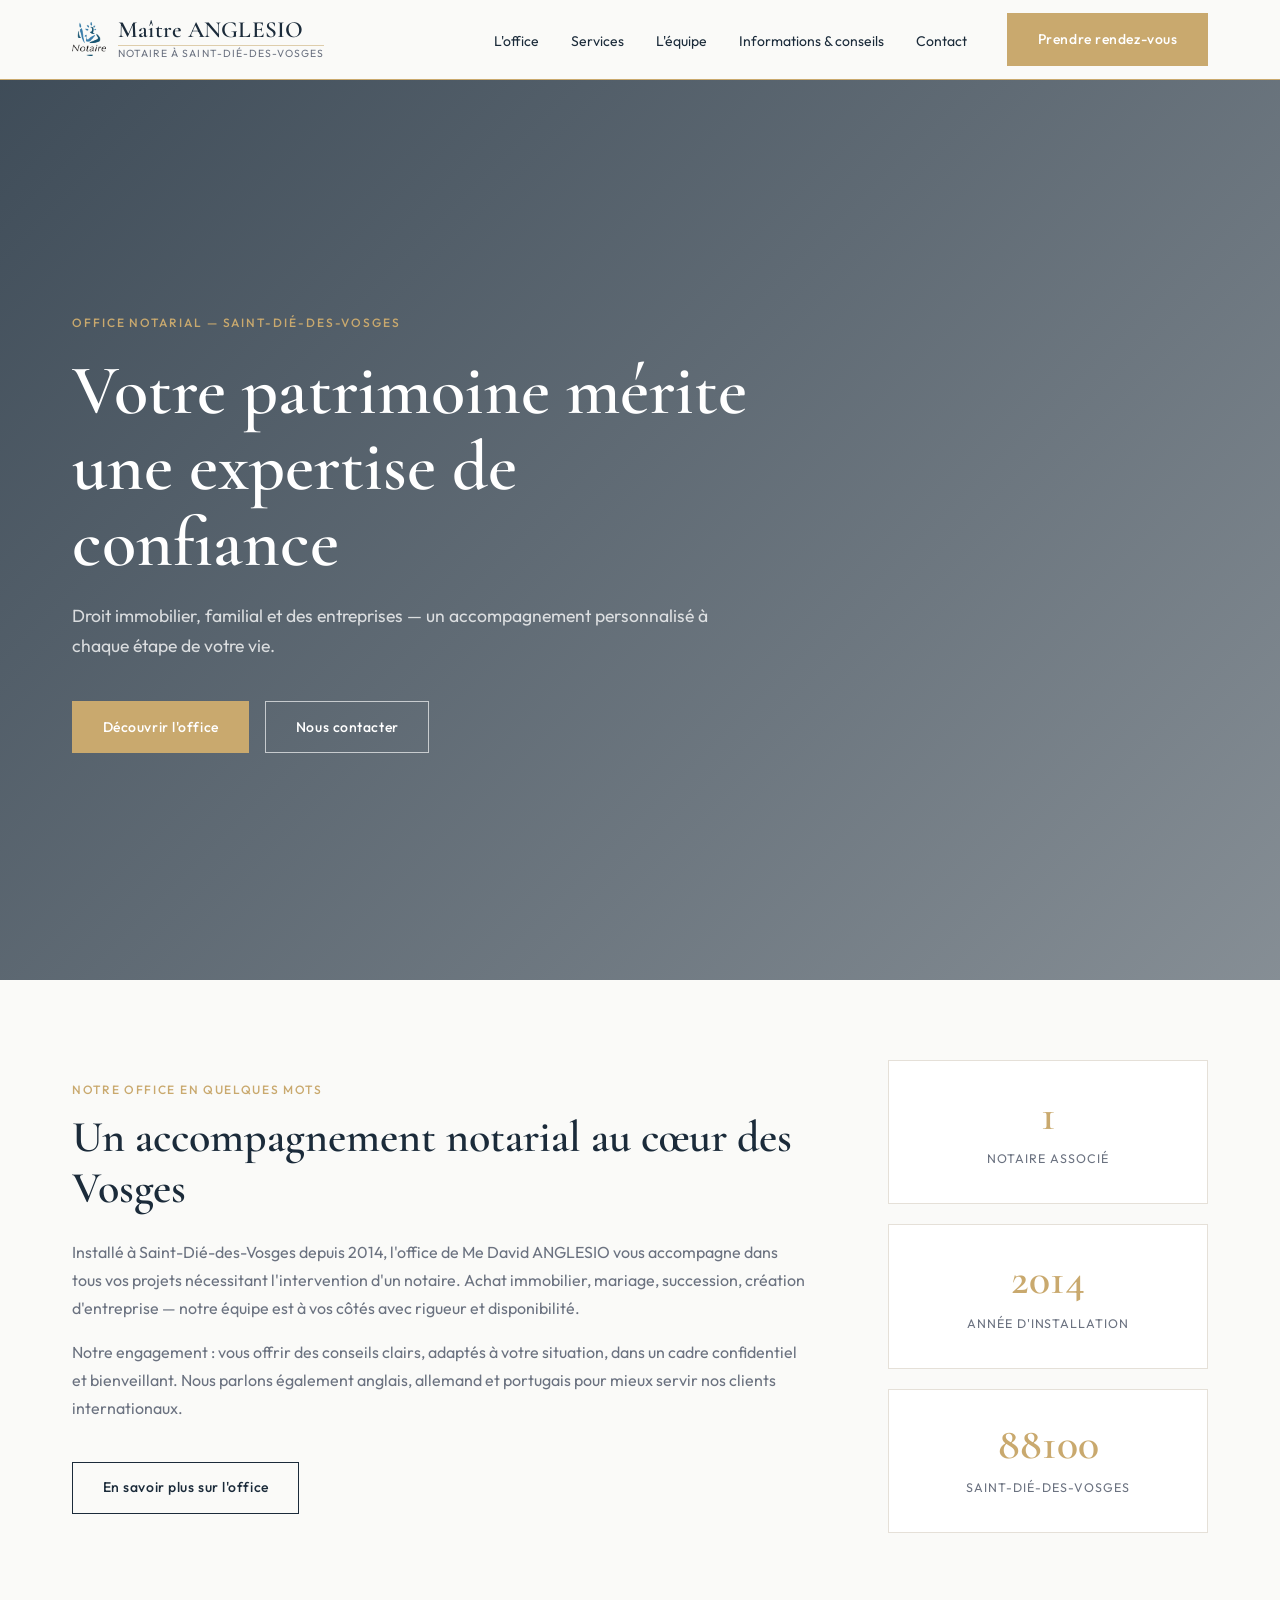
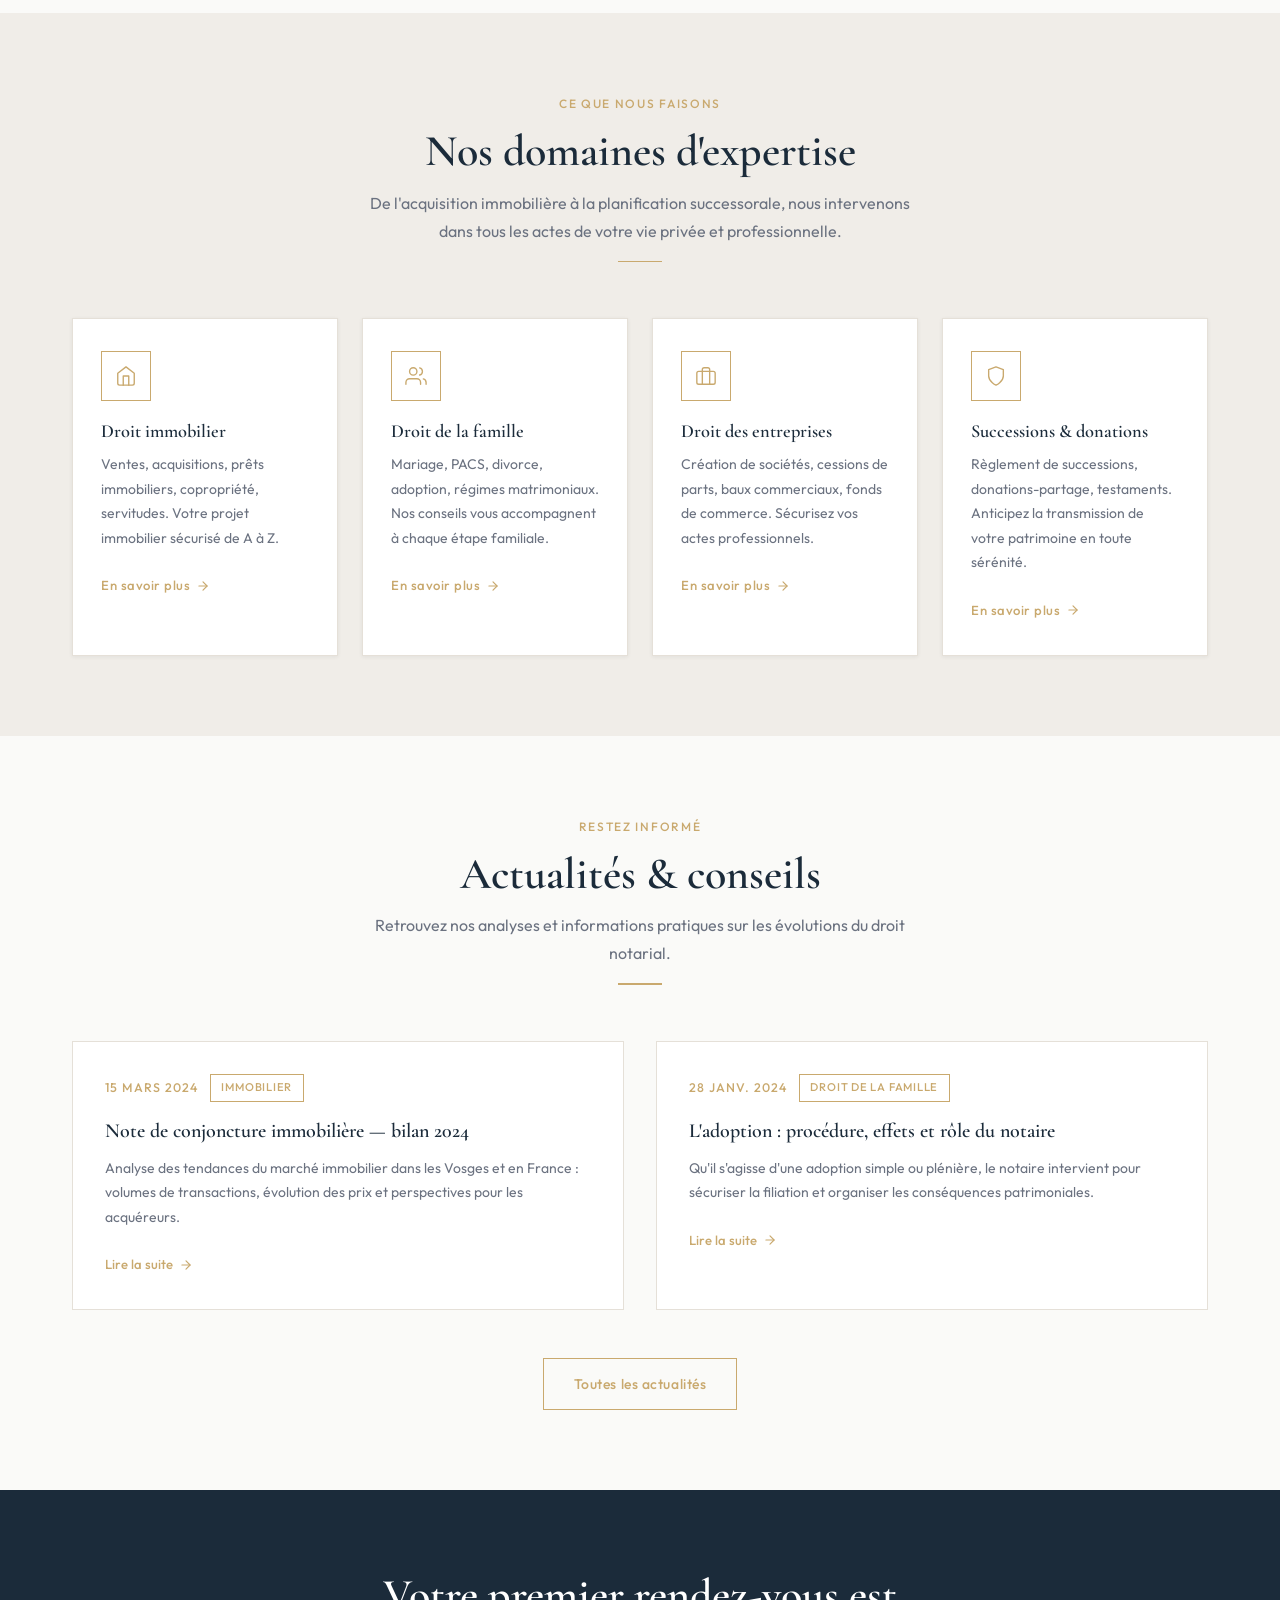
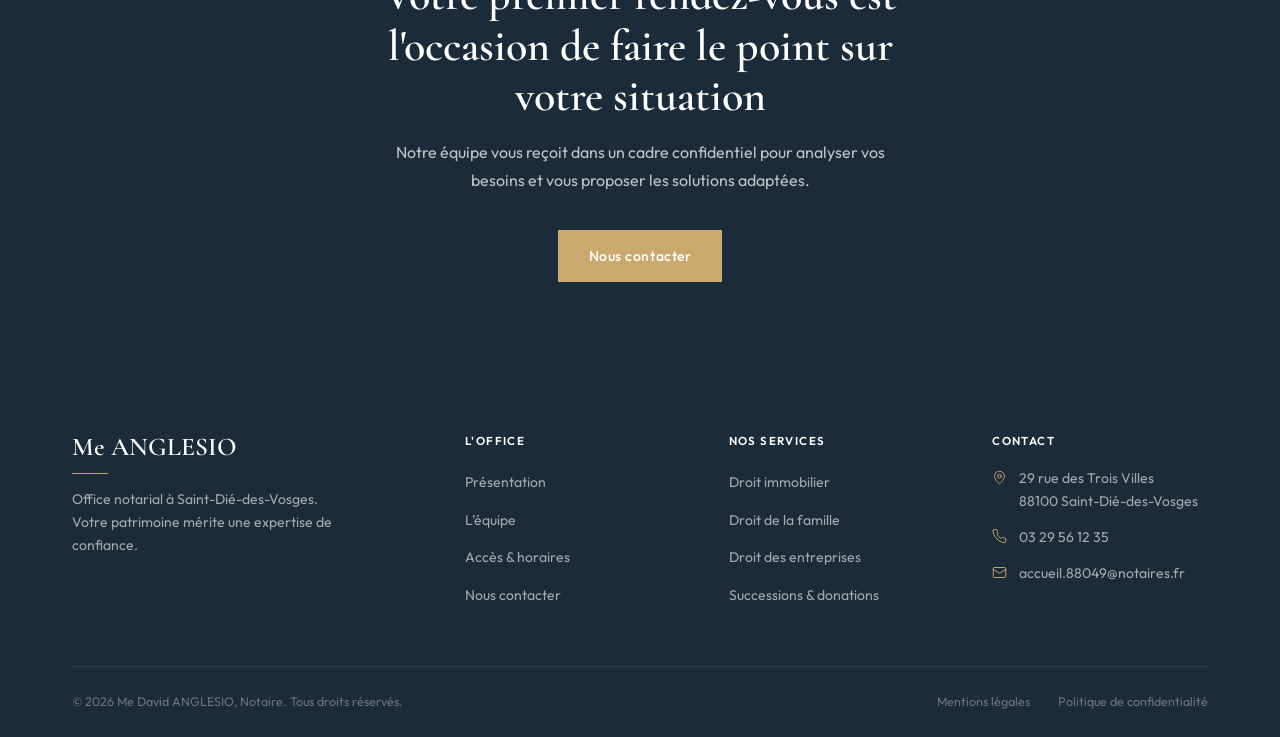
<file: index.html>
<!DOCTYPE html>
<html lang="fr">
<head>
  <meta charset="UTF-8">
  <meta name="viewport" content="width=device-width, initial-scale=1.0">
  <meta name="description" content="Me David ANGLESIO, Notaire à Saint-Dié-des-Vosges — droit immobilier, familial et des entreprises. Prenez rendez-vous en ligne.">
  <title>Me ANGLESIO — Notaire à Saint-Dié-des-Vosges</title>
  <link rel="preconnect" href="https://fonts.googleapis.com">
  <link rel="preconnect" href="https://fonts.gstatic.com" crossorigin>
  <link href="https://fonts.googleapis.com/css2?family=Cormorant+Garamond:wght@400;500;600&family=Outfit:wght@300;400;500;600&display=swap" rel="stylesheet">
  <link rel="stylesheet" href="css/style.css">
  <link rel="preload" href="https://images.unsplash.com/photo-1589829545856-d10d557cf95f?w=1600" as="image" fetchpriority="high">
  <meta property="og:type" content="website">
  <meta property="og:title" content="Me ANGLESIO — Notaire à Saint-Dié-des-Vosges">
  <meta property="og:description" content="Me David ANGLESIO, Notaire à Saint-Dié-des-Vosges — droit immobilier, familial et des entreprises. Prenez rendez-vous en ligne.">
  <meta property="og:locale" content="fr_FR">
  <meta name="twitter:card" content="summary_large_image">
  <script type="application/ld+json">
  {
    "@context": "https://schema.org",
    "@type": "LegalService",
    "name": "Me David ANGLESIO, Notaire",
    "telephone": "+33329561235",
    "email": "accueil.88049@notaires.fr",
    "address": {
      "@type": "PostalAddress",
      "streetAddress": "29 rue des Trois Villes",
      "addressLocality": "Saint-Dié-des-Vosges",
      "postalCode": "88100",
      "addressCountry": "FR"
    },
    "openingHoursSpecification": [
      {"@type": "OpeningHoursSpecification", "dayOfWeek": ["Monday","Tuesday","Wednesday","Thursday","Friday"], "opens": "09:00", "closes": "12:00"},
      {"@type": "OpeningHoursSpecification", "dayOfWeek": ["Monday","Tuesday","Wednesday","Thursday","Friday"], "opens": "14:00", "closes": "17:30"}
    ],
    "description": "Office notarial de Me David ANGLESIO à Saint-Dié-des-Vosges — droit immobilier, familial et des entreprises.",
    "areaServed": {"@type": "City", "name": "Saint-Dié-des-Vosges"},
    "knowsLanguage": ["fr", "en", "de", "pt"]
  }
  </script>
</head>
<body>

<a href="#main-content" class="skip-link">Passer au contenu principal</a>

<!-- HEADER -->
<header class="site-header">
  <nav class="nav">
    <a href="index.html" class="nav-logo" aria-label="Me ANGLESIO — Accueil">
      <img src="img/logo-notaires.png" alt="Notaires de France" class="nav-logo__notaires" width="34" height="34">
      <div class="nav-logo__text">
        <span class="nav-logo__name">Maître ANGLESIO</span>
        <span class="nav-logo__line"></span>
        <span class="nav-logo__sub">Notaire à Saint-Dié-des-Vosges</span>
      </div>
    </a>
    <div class="nav-menu" id="nav-menu">
      <ul class="nav-links">
        <li><a href="office.html">L'office</a></li>
        <li><a href="services.html">Services</a></li>
        <li><a href="equipe.html">L'équipe</a></li>
        <li><a href="actualites.html">Informations &amp; conseils</a></li>
        <li><a href="contact.html">Contact</a></li>
      </ul>
      <a href="contact.html" class="btn btn--primary">Prendre rendez-vous</a>
    </div>
    <button class="nav-burger" id="nav-burger" aria-label="Ouvrir le menu" aria-expanded="false">
      <span></span><span></span><span></span>
    </button>
  </nav>
</header>

<main id="main-content">

<!-- HERO -->
<section class="hero">
  <div class="hero__bg" role="img" aria-label="Bureau de notaire"></div>
  <div class="hero__overlay"></div>
  <div class="container">
    <div class="hero__content">
      <span class="hero__eyebrow">Office notarial — Saint-Dié-des-Vosges</span>
      <h1 class="hero__title">Votre patrimoine mérite une expertise de confiance</h1>
      <p class="hero__sub">Droit immobilier, familial et des entreprises — un accompagnement personnalisé à chaque étape de votre vie.</p>
      <div class="hero__actions">
        <a href="office.html" class="btn btn--primary">Découvrir l'office</a>
        <a href="contact.html" class="btn btn--outline">Nous contacter</a>
      </div>
    </div>
  </div>
</section>

<!-- OFFICE INTRO -->
<section class="section">
  <div class="container">
    <div class="office-intro">
      <div class="office-intro__text reveal">
        <span class="section-eyebrow">Notre office en quelques mots</span>
        <h2>Un accompagnement notarial au cœur des Vosges</h2>
        <p>Installé à Saint-Dié-des-Vosges depuis 2014, l'office de Me David ANGLESIO vous accompagne dans tous vos projets nécessitant l'intervention d'un notaire. Achat immobilier, mariage, succession, création d'entreprise — notre équipe est à vos côtés avec rigueur et disponibilité.</p>
        <p>Notre engagement : vous offrir des conseils clairs, adaptés à votre situation, dans un cadre confidentiel et bienveillant. Nous parlons également anglais, allemand et portugais pour mieux servir nos clients internationaux.</p>
        <a href="office.html" class="btn btn--outline-dark">En savoir plus sur l'office</a>
      </div>
      <div class="stats-col">
        <div class="stat reveal reveal-d1">
          <span class="stat__number">1</span>
          <span class="stat__label">Notaire associé</span>
        </div>
        <div class="stat reveal reveal-d2">
          <span class="stat__number">2014</span>
          <span class="stat__label">Année d'installation</span>
        </div>
        <div class="stat reveal reveal-d3">
          <span class="stat__number">88100</span>
          <span class="stat__label">Saint-Dié-des-Vosges</span>
        </div>
      </div>
    </div>
  </div>
</section>

<!-- SERVICES -->
<section class="section section--alt">
  <div class="container">
    <div class="section-header reveal">
      <span class="section-eyebrow">Ce que nous faisons</span>
      <h2>Nos domaines d'expertise</h2>
      <p>De l'acquisition immobilière à la planification successorale, nous intervenons dans tous les actes de votre vie privée et professionnelle.</p>
      <span class="divider"></span>
    </div>
    <div class="services-grid">
      <div class="service-card reveal reveal-d1">
        <div class="service-card__icon">
          <svg xmlns="http://www.w3.org/2000/svg" viewBox="0 0 24 24" fill="none" stroke-width="1.5" stroke-linecap="round" stroke-linejoin="round"><path d="m3 9 9-7 9 7v11a2 2 0 0 1-2 2H5a2 2 0 0 1-2-2z"/><polyline points="9 22 9 12 15 12 15 22"/></svg>
        </div>
        <h3>Droit immobilier</h3>
        <p>Ventes, acquisitions, prêts immobiliers, copropriété, servitudes. Votre projet immobilier sécurisé de A à Z.</p>
        <a href="services.html#immobilier" class="service-card__link">
          En savoir plus
          <svg xmlns="http://www.w3.org/2000/svg" viewBox="0 0 24 24" fill="none" stroke-width="2" stroke-linecap="round" stroke-linejoin="round"><path d="M5 12h14"/><path d="m12 5 7 7-7 7"/></svg>
        </a>
      </div>
      <div class="service-card reveal reveal-d2">
        <div class="service-card__icon">
          <svg xmlns="http://www.w3.org/2000/svg" viewBox="0 0 24 24" fill="none" stroke-width="1.5" stroke-linecap="round" stroke-linejoin="round"><path d="M17 21v-2a4 4 0 0 0-4-4H5a4 4 0 0 0-4 4v2"/><circle cx="9" cy="7" r="4"/><path d="M23 21v-2a4 4 0 0 0-3-3.87"/><path d="M16 3.13a4 4 0 0 1 0 7.75"/></svg>
        </div>
        <h3>Droit de la famille</h3>
        <p>Mariage, PACS, divorce, adoption, régimes matrimoniaux. Nos conseils vous accompagnent à chaque étape familiale.</p>
        <a href="services.html#famille" class="service-card__link">
          En savoir plus
          <svg xmlns="http://www.w3.org/2000/svg" viewBox="0 0 24 24" fill="none" stroke-width="2" stroke-linecap="round" stroke-linejoin="round"><path d="M5 12h14"/><path d="m12 5 7 7-7 7"/></svg>
        </a>
      </div>
      <div class="service-card reveal reveal-d3">
        <div class="service-card__icon">
          <svg xmlns="http://www.w3.org/2000/svg" viewBox="0 0 24 24" fill="none" stroke-width="1.5" stroke-linecap="round" stroke-linejoin="round"><rect width="20" height="14" x="2" y="7" rx="2"/><path d="M16 21V5a2 2 0 0 0-2-2h-4a2 2 0 0 0-2 2v16"/></svg>
        </div>
        <h3>Droit des entreprises</h3>
        <p>Création de sociétés, cessions de parts, baux commerciaux, fonds de commerce. Sécurisez vos actes professionnels.</p>
        <a href="services.html#entreprises" class="service-card__link">
          En savoir plus
          <svg xmlns="http://www.w3.org/2000/svg" viewBox="0 0 24 24" fill="none" stroke-width="2" stroke-linecap="round" stroke-linejoin="round"><path d="M5 12h14"/><path d="m12 5 7 7-7 7"/></svg>
        </a>
      </div>
      <div class="service-card reveal reveal-d4">
        <div class="service-card__icon">
          <svg xmlns="http://www.w3.org/2000/svg" viewBox="0 0 24 24" fill="none" stroke-width="1.5" stroke-linecap="round" stroke-linejoin="round"><path d="M12 22s8-4 8-10V5l-8-3-8 3v7c0 6 8 10 8 10z"/></svg>
        </div>
        <h3>Successions &amp; donations</h3>
        <p>Règlement de successions, donations-partage, testaments. Anticipez la transmission de votre patrimoine en toute sérénité.</p>
        <a href="services.html#successions" class="service-card__link">
          En savoir plus
          <svg xmlns="http://www.w3.org/2000/svg" viewBox="0 0 24 24" fill="none" stroke-width="2" stroke-linecap="round" stroke-linejoin="round"><path d="M5 12h14"/><path d="m12 5 7 7-7 7"/></svg>
        </a>
      </div>
    </div>
  </div>
</section>

<!-- ACTUALITES -->
<section class="section">
  <div class="container">
    <div class="section-header reveal">
      <span class="section-eyebrow">Restez informé</span>
      <h2>Actualités &amp; conseils</h2>
      <p>Retrouvez nos analyses et informations pratiques sur les évolutions du droit notarial.</p>
      <span class="divider"></span>
    </div>
    <div class="news-grid">
      <div class="news-card reveal reveal-d1">
        <div class="news-card__meta">
          <span class="news-card__date"><time datetime="2024-03-15">15 mars 2024</time></span>
          <span class="badge">Immobilier</span>
        </div>
        <h3>Note de conjoncture immobilière — bilan 2024</h3>
        <p>Analyse des tendances du marché immobilier dans les Vosges et en France : volumes de transactions, évolution des prix et perspectives pour les acquéreurs.</p>
        <a href="actualites.html" class="text-link">
          Lire la suite
          <svg xmlns="http://www.w3.org/2000/svg" viewBox="0 0 24 24" fill="none" stroke-width="2" stroke-linecap="round" stroke-linejoin="round"><path d="M5 12h14"/><path d="m12 5 7 7-7 7"/></svg>
        </a>
      </div>
      <div class="news-card reveal reveal-d2">
        <div class="news-card__meta">
          <span class="news-card__date"><time datetime="2024-01-28">28 janv. 2024</time></span>
          <span class="badge">Droit de la famille</span>
        </div>
        <h3>L'adoption : procédure, effets et rôle du notaire</h3>
        <p>Qu'il s'agisse d'une adoption simple ou plénière, le notaire intervient pour sécuriser la filiation et organiser les conséquences patrimoniales.</p>
        <a href="actualites.html" class="text-link">
          Lire la suite
          <svg xmlns="http://www.w3.org/2000/svg" viewBox="0 0 24 24" fill="none" stroke-width="2" stroke-linecap="round" stroke-linejoin="round"><path d="M5 12h14"/><path d="m12 5 7 7-7 7"/></svg>
        </a>
      </div>
    </div>
    <div class="section-center">
      <a href="actualites.html" class="btn btn--accent-outline">Toutes les actualités</a>
    </div>
  </div>
</section>

<!-- CTA BAND -->
<section class="section--dark cta-band reveal">
  <div class="container">
    <h2>Votre premier rendez-vous est l'occasion de faire le point sur votre situation</h2>
    <p>Notre équipe vous reçoit dans un cadre confidentiel pour analyser vos besoins et vous proposer les solutions adaptées.</p>
    <a href="contact.html" class="btn btn--primary">Nous contacter</a>
  </div>
</section>

</main>

<!-- FOOTER -->
<footer class="site-footer">
  <div class="container">
    <div class="footer-top">
      <div class="footer-brand">
        <div class="footer-brand__name">Me ANGLESIO</div>
        <span class="footer-brand__sep"></span>
        <p class="footer-brand__tagline">Office notarial à Saint-Dié-des-Vosges. Votre patrimoine mérite une expertise de confiance.</p>
      </div>
      <div class="footer-col">
        <h4>L'office</h4>
        <ul>
          <li><a href="office.html">Présentation</a></li>
          <li><a href="equipe.html">L'équipe</a></li>
          <li><a href="office.html#acces">Accès &amp; horaires</a></li>
          <li><a href="contact.html">Nous contacter</a></li>
        </ul>
      </div>
      <div class="footer-col">
        <h4>Nos services</h4>
        <ul>
          <li><a href="services.html#immobilier">Droit immobilier</a></li>
          <li><a href="services.html#famille">Droit de la famille</a></li>
          <li><a href="services.html#entreprises">Droit des entreprises</a></li>
          <li><a href="services.html#successions">Successions &amp; donations</a></li>
        </ul>
      </div>
      <div class="footer-col">
        <h4>Contact</h4>
        <div class="footer-contact-item">
          <svg xmlns="http://www.w3.org/2000/svg" viewBox="0 0 24 24" fill="none" stroke-width="1.5" stroke-linecap="round" stroke-linejoin="round"><path d="M20 10c0 6-8 12-8 12s-8-6-8-12a8 8 0 0 1 16 0Z"/><circle cx="12" cy="10" r="3"/></svg>
          <address>29 rue des Trois Villes<br>88100 Saint-Dié-des-Vosges</address>
        </div>
        <div class="footer-contact-item">
          <svg xmlns="http://www.w3.org/2000/svg" viewBox="0 0 24 24" fill="none" stroke-width="1.5" stroke-linecap="round" stroke-linejoin="round"><path d="M22 16.92v3a2 2 0 0 1-2.18 2 19.79 19.79 0 0 1-8.63-3.07A19.5 19.5 0 0 1 4.69 12 19.79 19.79 0 0 1 1.56 3.47 2 2 0 0 1 3.53 1h3a2 2 0 0 1 2 1.72 12.84 12.84 0 0 0 .7 2.81 2 2 0 0 1-.45 2.11L7.91 8.7a16 16 0 0 0 6.29 6.29l.81-.81a2 2 0 0 1 2.11-.45c.91.34 1.85.57 2.81.7A2 2 0 0 1 22 16.92z"/></svg>
          <a href="tel:+33329561235">03 29 56 12 35</a>
        </div>
        <div class="footer-contact-item">
          <svg xmlns="http://www.w3.org/2000/svg" viewBox="0 0 24 24" fill="none" stroke-width="1.5" stroke-linecap="round" stroke-linejoin="round"><rect width="20" height="16" x="2" y="4" rx="2"/><path d="m22 7-8.97 5.7a1.94 1.94 0 0 1-2.06 0L2 7"/></svg>
          <a href="mailto:accueil.88049@notaires.fr">accueil.88049@notaires.fr</a>
        </div>
      </div>
    </div>
    <div class="footer-bottom">
      <span>&copy; 2026 Me David ANGLESIO, Notaire. Tous droits réservés.</span>
      <div class="footer-bottom__links">
        <a href="mentions-legales.html">Mentions légales</a>
        <a href="confidentialite.html">Politique de confidentialité</a>
      </div>
    </div>
  </div>
</footer>

<script src="js/main.js" defer></script>
</body>
</html>
</file>
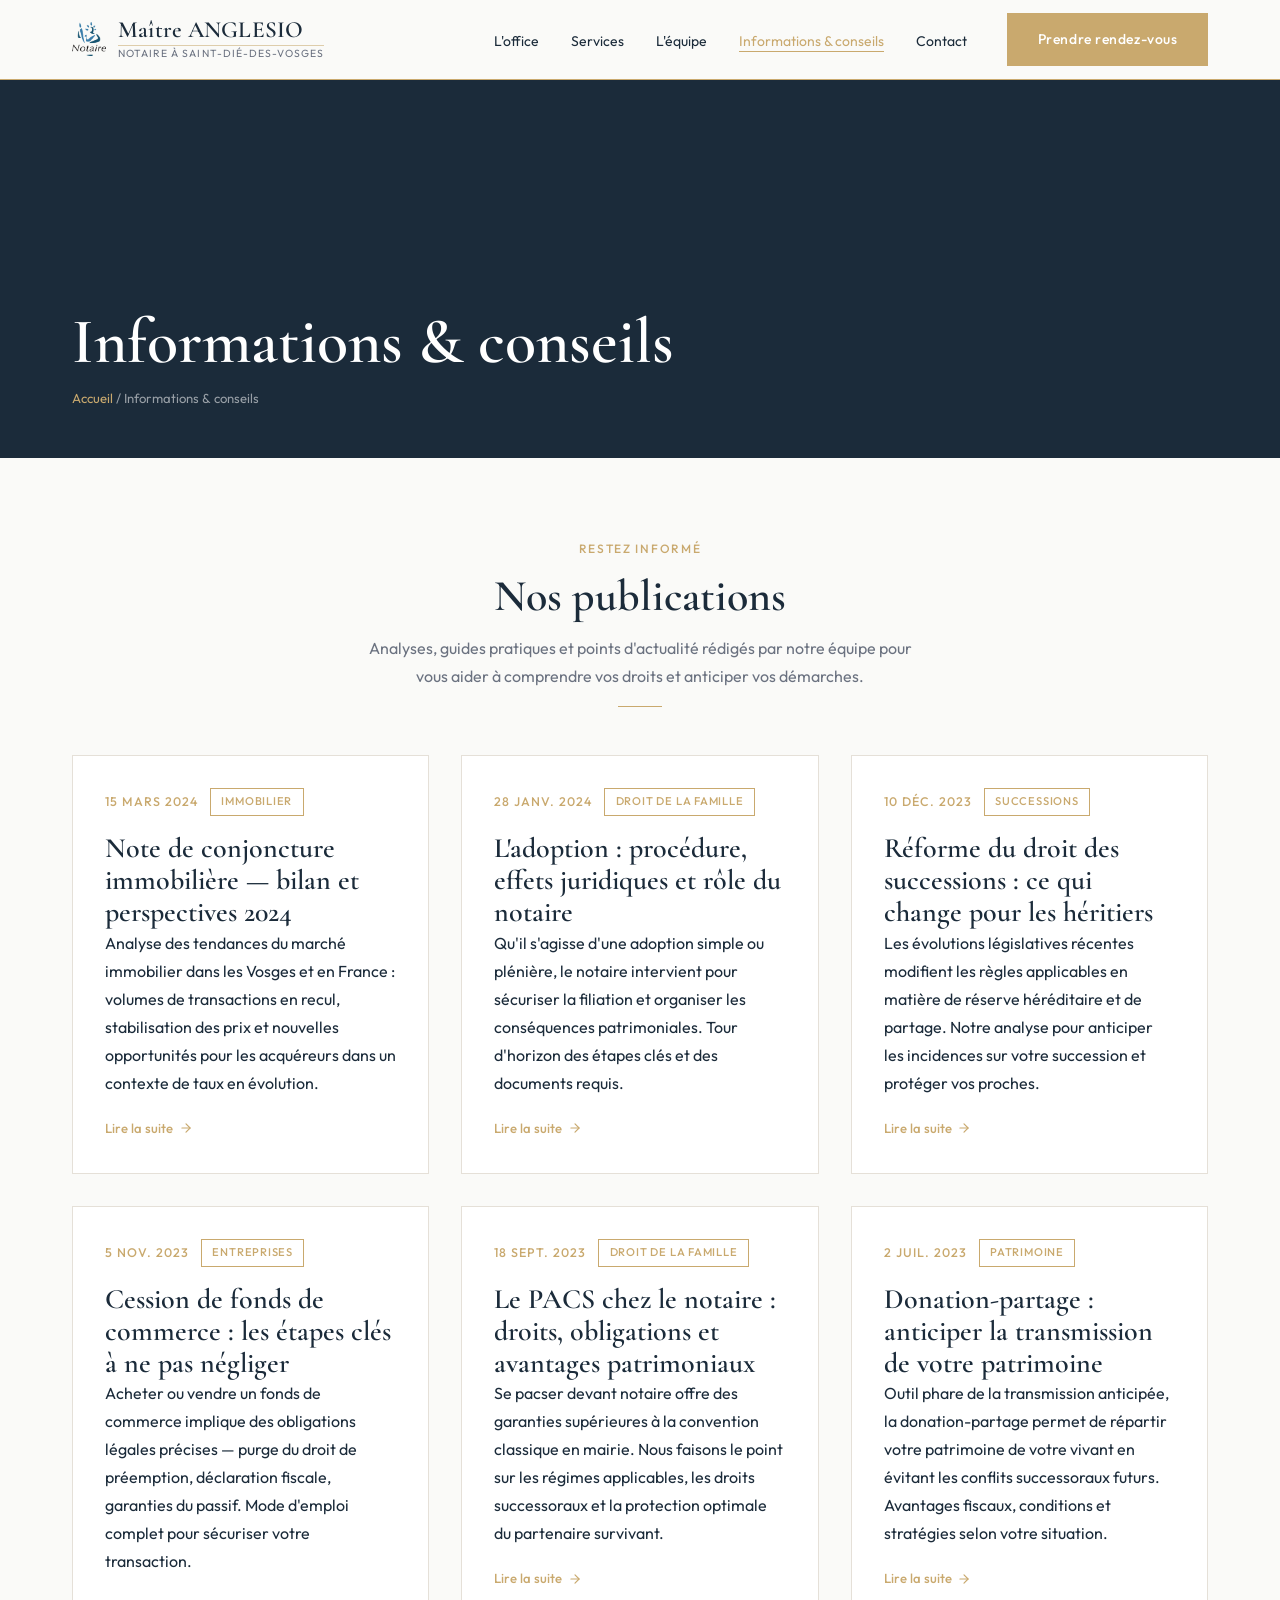
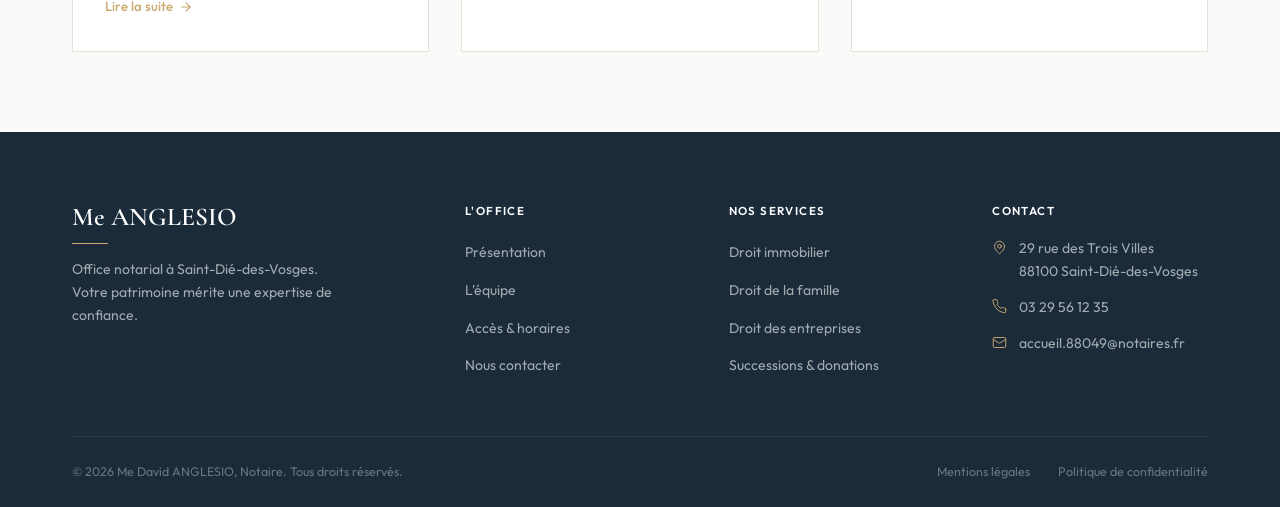
<file: actualites.html>
<!DOCTYPE html>
<html lang="fr">
<head>
  <meta charset="UTF-8">
  <meta name="viewport" content="width=device-width, initial-scale=1.0">
  <meta name="description" content="Informations, actualités et conseils juridiques de l'office notarial Me ANGLESIO à Saint-Dié-des-Vosges.">
  <title>Informations &amp; conseils — Me ANGLESIO, Notaire</title>
  <link rel="preconnect" href="https://fonts.googleapis.com">
  <link rel="preconnect" href="https://fonts.gstatic.com" crossorigin>
  <link href="https://fonts.googleapis.com/css2?family=Cormorant+Garamond:wght@400;500;600&family=Outfit:wght@300;400;500;600&display=swap" rel="stylesheet">
  <link rel="stylesheet" href="css/style.css">
  <meta property="og:type" content="website">
  <meta property="og:title" content="Informations &amp; conseils — Me ANGLESIO, Notaire">
  <meta property="og:description" content="Informations, actualités et conseils juridiques de l'office notarial Me ANGLESIO à Saint-Dié-des-Vosges.">
  <meta property="og:locale" content="fr_FR">
  <meta name="twitter:card" content="summary_large_image">
  <script type="application/ld+json">
  {
    "@context": "https://schema.org",
    "@type": "LegalService",
    "name": "Me David ANGLESIO, Notaire",
    "telephone": "+33329561235",
    "email": "accueil.88049@notaires.fr",
    "address": {
      "@type": "PostalAddress",
      "streetAddress": "29 rue des Trois Villes",
      "addressLocality": "Saint-Dié-des-Vosges",
      "postalCode": "88100",
      "addressCountry": "FR"
    },
    "openingHoursSpecification": [
      {"@type": "OpeningHoursSpecification", "dayOfWeek": ["Monday","Tuesday","Wednesday","Thursday","Friday"], "opens": "09:00", "closes": "12:00"},
      {"@type": "OpeningHoursSpecification", "dayOfWeek": ["Monday","Tuesday","Wednesday","Thursday","Friday"], "opens": "14:00", "closes": "17:30"}
    ],
    "description": "Office notarial de Me David ANGLESIO à Saint-Dié-des-Vosges — droit immobilier, familial et des entreprises.",
    "areaServed": {"@type": "City", "name": "Saint-Dié-des-Vosges"},
    "knowsLanguage": ["fr", "en", "de", "pt"]
  }
  </script>
</head>
<body>

<a href="#main-content" class="skip-link">Passer au contenu principal</a>

<!-- HEADER -->
<header class="site-header">
  <nav class="nav">
    <a href="index.html" class="nav-logo" aria-label="Me ANGLESIO — Accueil">
      <img src="img/logo-notaires.png" alt="Notaires de France" class="nav-logo__notaires" width="34" height="34">
      <div class="nav-logo__text">
        <span class="nav-logo__name">Maître ANGLESIO</span>
        <span class="nav-logo__line"></span>
        <span class="nav-logo__sub">Notaire à Saint-Dié-des-Vosges</span>
      </div>
    </a>
    <div class="nav-menu" id="nav-menu">
      <ul class="nav-links">
        <li><a href="office.html">L'office</a></li>
        <li><a href="services.html">Services</a></li>
        <li><a href="equipe.html">L'équipe</a></li>
        <li><a href="actualites.html">Informations &amp; conseils</a></li>
        <li><a href="contact.html">Contact</a></li>
      </ul>
      <a href="contact.html" class="btn btn--primary">Prendre rendez-vous</a>
    </div>
    <button class="nav-burger" id="nav-burger" aria-label="Ouvrir le menu" aria-expanded="false">
      <span></span><span></span><span></span>
    </button>
  </nav>
</header>

<main id="main-content">

<!-- PAGE HERO -->
<section class="page-hero">
  <div class="page-hero__bg" style="background-image: url('https://images.unsplash.com/photo-1434626881859-194d67b2b86f?w=1400&auto=format');" role="img" aria-label="Lecture et information juridique"></div>
  <div class="page-hero__overlay"></div>
  <div class="container">
    <div class="page-hero__content">
      <h1>Informations &amp; conseils</h1>
      <p class="page-hero__breadcrumb"><a href="index.html">Accueil</a> / Informations &amp; conseils</p>
    </div>
  </div>
</section>

<!-- ARTICLES -->
<section class="section">
  <div class="container">
    <div class="section-header reveal" style="margin-bottom:3rem;">
      <span class="section-eyebrow">Restez informé</span>
      <h2>Nos publications</h2>
      <p>Analyses, guides pratiques et points d'actualité rédigés par notre équipe pour vous aider à comprendre vos droits et anticiper vos démarches.</p>
      <span class="divider"></span>
    </div>

    <div class="news-full-grid">

      <!-- Article 1 -->
      <article class="news-full-card reveal reveal-d1">
        <div class="news-card__meta">
          <span class="news-card__date"><time datetime="2024-03-15">15 mars 2024</time></span>
          <span class="badge">Immobilier</span>
        </div>
        <h3>Note de conjoncture immobilière — bilan et perspectives 2024</h3>
        <p>Analyse des tendances du marché immobilier dans les Vosges et en France : volumes de transactions en recul, stabilisation des prix et nouvelles opportunités pour les acquéreurs dans un contexte de taux en évolution.</p>
        <a href="#" class="text-link">
          Lire la suite
          <svg xmlns="http://www.w3.org/2000/svg" viewBox="0 0 24 24" fill="none" stroke-width="2" stroke-linecap="round" stroke-linejoin="round"><path d="M5 12h14"/><path d="m12 5 7 7-7 7"/></svg>
        </a>
      </article>

      <!-- Article 2 -->
      <article class="news-full-card reveal reveal-d2">
        <div class="news-card__meta">
          <span class="news-card__date"><time datetime="2024-01-28">28 janv. 2024</time></span>
          <span class="badge">Droit de la famille</span>
        </div>
        <h3>L'adoption : procédure, effets juridiques et rôle du notaire</h3>
        <p>Qu'il s'agisse d'une adoption simple ou plénière, le notaire intervient pour sécuriser la filiation et organiser les conséquences patrimoniales. Tour d'horizon des étapes clés et des documents requis.</p>
        <a href="#" class="text-link">
          Lire la suite
          <svg xmlns="http://www.w3.org/2000/svg" viewBox="0 0 24 24" fill="none" stroke-width="2" stroke-linecap="round" stroke-linejoin="round"><path d="M5 12h14"/><path d="m12 5 7 7-7 7"/></svg>
        </a>
      </article>

      <!-- Article 3 -->
      <article class="news-full-card reveal reveal-d3">
        <div class="news-card__meta">
          <span class="news-card__date"><time datetime="2023-12-10">10 déc. 2023</time></span>
          <span class="badge">Successions</span>
        </div>
        <h3>Réforme du droit des successions : ce qui change pour les héritiers</h3>
        <p>Les évolutions législatives récentes modifient les règles applicables en matière de réserve héréditaire et de partage. Notre analyse pour anticiper les incidences sur votre succession et protéger vos proches.</p>
        <a href="#" class="text-link">
          Lire la suite
          <svg xmlns="http://www.w3.org/2000/svg" viewBox="0 0 24 24" fill="none" stroke-width="2" stroke-linecap="round" stroke-linejoin="round"><path d="M5 12h14"/><path d="m12 5 7 7-7 7"/></svg>
        </a>
      </article>

      <!-- Article 4 -->
      <article class="news-full-card reveal reveal-d1">
        <div class="news-card__meta">
          <span class="news-card__date"><time datetime="2023-11-05">5 nov. 2023</time></span>
          <span class="badge">Entreprises</span>
        </div>
        <h3>Cession de fonds de commerce : les étapes clés à ne pas négliger</h3>
        <p>Acheter ou vendre un fonds de commerce implique des obligations légales précises — purge du droit de préemption, déclaration fiscale, garanties du passif. Mode d'emploi complet pour sécuriser votre transaction.</p>
        <a href="#" class="text-link">
          Lire la suite
          <svg xmlns="http://www.w3.org/2000/svg" viewBox="0 0 24 24" fill="none" stroke-width="2" stroke-linecap="round" stroke-linejoin="round"><path d="M5 12h14"/><path d="m12 5 7 7-7 7"/></svg>
        </a>
      </article>

      <!-- Article 5 -->
      <article class="news-full-card reveal reveal-d2">
        <div class="news-card__meta">
          <span class="news-card__date"><time datetime="2023-09-18">18 sept. 2023</time></span>
          <span class="badge">Droit de la famille</span>
        </div>
        <h3>Le PACS chez le notaire : droits, obligations et avantages patrimoniaux</h3>
        <p>Se pacser devant notaire offre des garanties supérieures à la convention classique en mairie. Nous faisons le point sur les régimes applicables, les droits successoraux et la protection optimale du partenaire survivant.</p>
        <a href="#" class="text-link">
          Lire la suite
          <svg xmlns="http://www.w3.org/2000/svg" viewBox="0 0 24 24" fill="none" stroke-width="2" stroke-linecap="round" stroke-linejoin="round"><path d="M5 12h14"/><path d="m12 5 7 7-7 7"/></svg>
        </a>
      </article>

      <!-- Article 6 -->
      <article class="news-full-card reveal reveal-d3">
        <div class="news-card__meta">
          <span class="news-card__date"><time datetime="2023-07-02">2 juil. 2023</time></span>
          <span class="badge">Patrimoine</span>
        </div>
        <h3>Donation-partage : anticiper la transmission de votre patrimoine</h3>
        <p>Outil phare de la transmission anticipée, la donation-partage permet de répartir votre patrimoine de votre vivant en évitant les conflits successoraux futurs. Avantages fiscaux, conditions et stratégies selon votre situation.</p>
        <a href="#" class="text-link">
          Lire la suite
          <svg xmlns="http://www.w3.org/2000/svg" viewBox="0 0 24 24" fill="none" stroke-width="2" stroke-linecap="round" stroke-linejoin="round"><path d="M5 12h14"/><path d="m12 5 7 7-7 7"/></svg>
        </a>
      </article>

    </div>
  </div>
</section>

</main>

<!-- FOOTER -->
<footer class="site-footer">
  <div class="container">
    <div class="footer-top">
      <div class="footer-brand">
        <div class="footer-brand__name">Me ANGLESIO</div>
        <span class="footer-brand__sep"></span>
        <p class="footer-brand__tagline">Office notarial à Saint-Dié-des-Vosges. Votre patrimoine mérite une expertise de confiance.</p>
      </div>
      <div class="footer-col">
        <h4>L'office</h4>
        <ul>
          <li><a href="office.html">Présentation</a></li>
          <li><a href="equipe.html">L'équipe</a></li>
          <li><a href="office.html#acces">Accès &amp; horaires</a></li>
          <li><a href="contact.html">Nous contacter</a></li>
        </ul>
      </div>
      <div class="footer-col">
        <h4>Nos services</h4>
        <ul>
          <li><a href="services.html#immobilier">Droit immobilier</a></li>
          <li><a href="services.html#famille">Droit de la famille</a></li>
          <li><a href="services.html#entreprises">Droit des entreprises</a></li>
          <li><a href="services.html#successions">Successions &amp; donations</a></li>
        </ul>
      </div>
      <div class="footer-col">
        <h4>Contact</h4>
        <div class="footer-contact-item">
          <svg xmlns="http://www.w3.org/2000/svg" viewBox="0 0 24 24" fill="none" stroke-width="1.5" stroke-linecap="round" stroke-linejoin="round"><path d="M20 10c0 6-8 12-8 12s-8-6-8-12a8 8 0 0 1 16 0Z"/><circle cx="12" cy="10" r="3"/></svg>
          <address>29 rue des Trois Villes<br>88100 Saint-Dié-des-Vosges</address>
        </div>
        <div class="footer-contact-item">
          <svg xmlns="http://www.w3.org/2000/svg" viewBox="0 0 24 24" fill="none" stroke-width="1.5" stroke-linecap="round" stroke-linejoin="round"><path d="M22 16.92v3a2 2 0 0 1-2.18 2 19.79 19.79 0 0 1-8.63-3.07A19.5 19.5 0 0 1 4.69 12 19.79 19.79 0 0 1 1.56 3.47 2 2 0 0 1 3.53 1h3a2 2 0 0 1 2 1.72 12.84 12.84 0 0 0 .7 2.81 2 2 0 0 1-.45 2.11L7.91 8.7a16 16 0 0 0 6.29 6.29l.81-.81a2 2 0 0 1 2.11-.45c.91.34 1.85.57 2.81.7A2 2 0 0 1 22 16.92z"/></svg>
          <a href="tel:+33329561235">03 29 56 12 35</a>
        </div>
        <div class="footer-contact-item">
          <svg xmlns="http://www.w3.org/2000/svg" viewBox="0 0 24 24" fill="none" stroke-width="1.5" stroke-linecap="round" stroke-linejoin="round"><rect width="20" height="16" x="2" y="4" rx="2"/><path d="m22 7-8.97 5.7a1.94 1.94 0 0 1-2.06 0L2 7"/></svg>
          <a href="mailto:accueil.88049@notaires.fr">accueil.88049@notaires.fr</a>
        </div>
      </div>
    </div>
    <div class="footer-bottom">
      <span>&copy; 2026 Me David ANGLESIO, Notaire. Tous droits réservés.</span>
      <div class="footer-bottom__links">
        <a href="mentions-legales.html">Mentions légales</a>
        <a href="confidentialite.html">Politique de confidentialité</a>
      </div>
    </div>
  </div>
</footer>

<script src="js/main.js" defer></script>
</body>
</html>
</file>
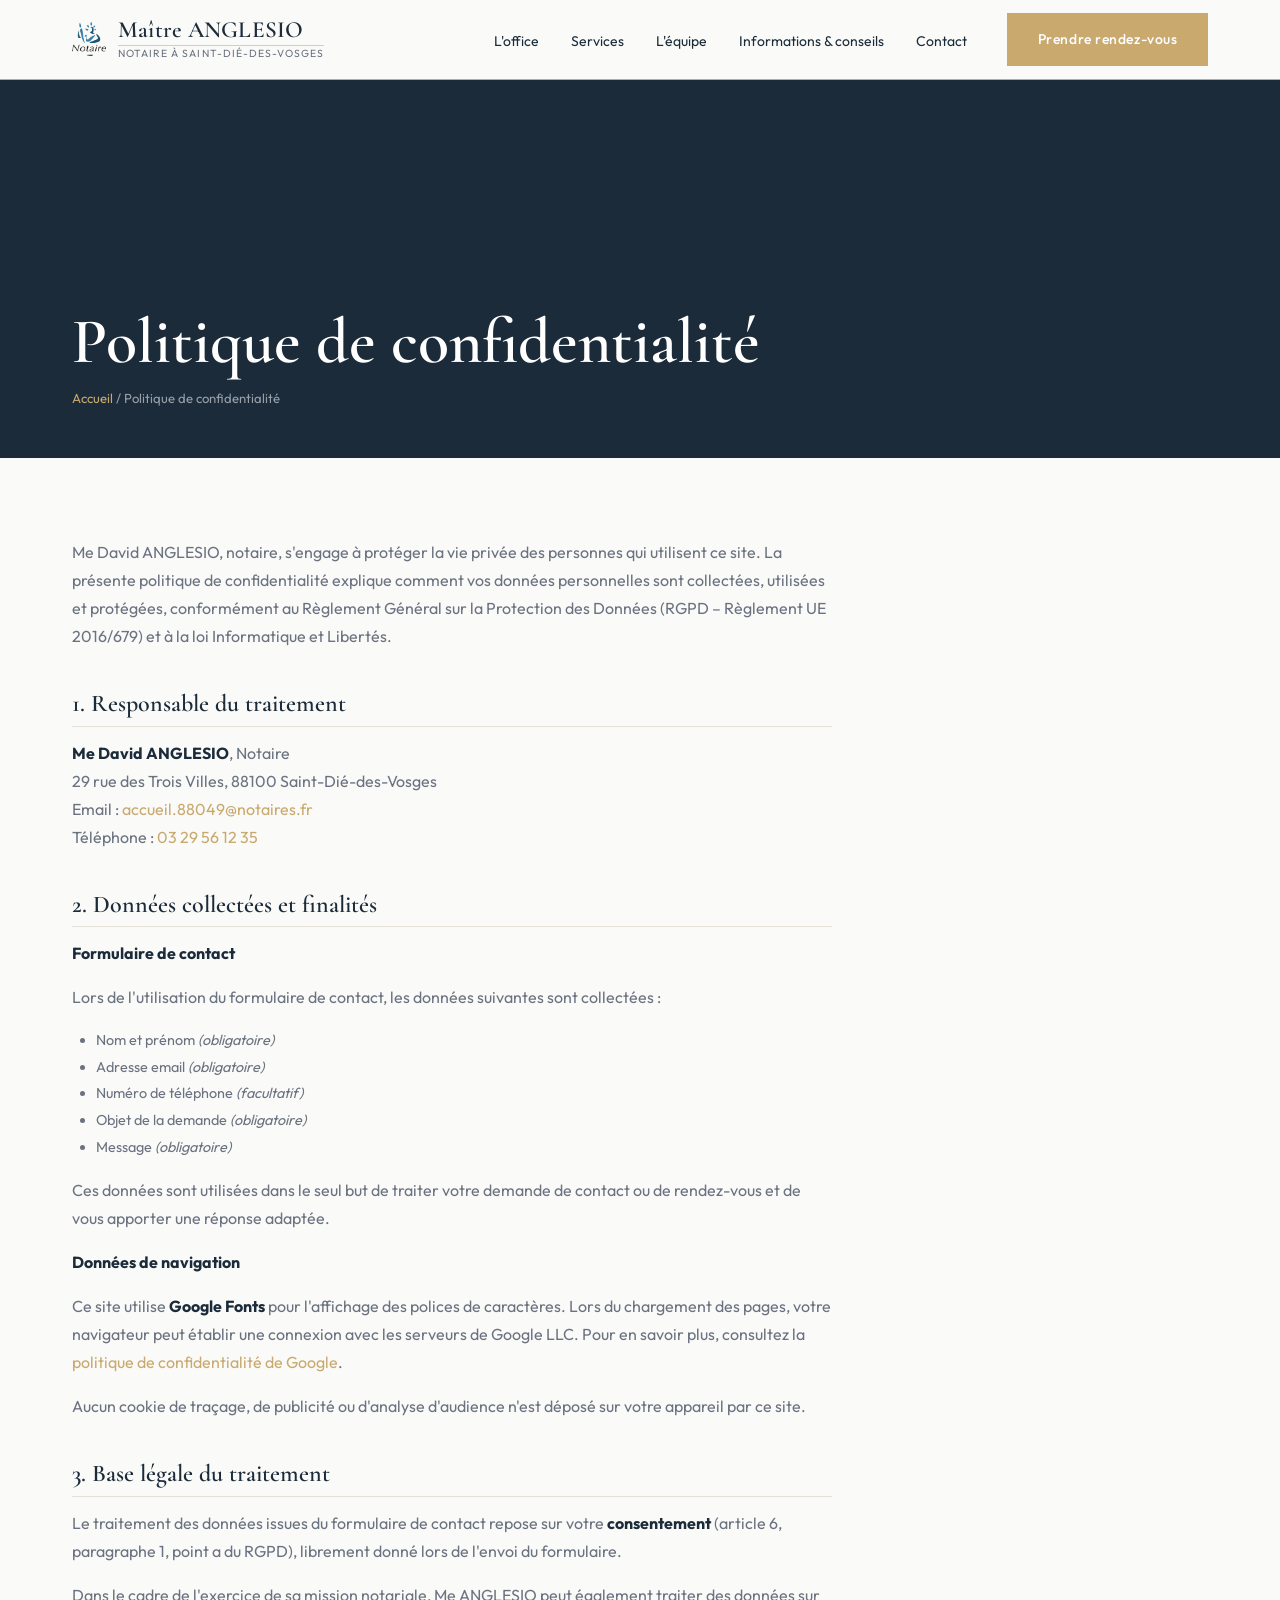
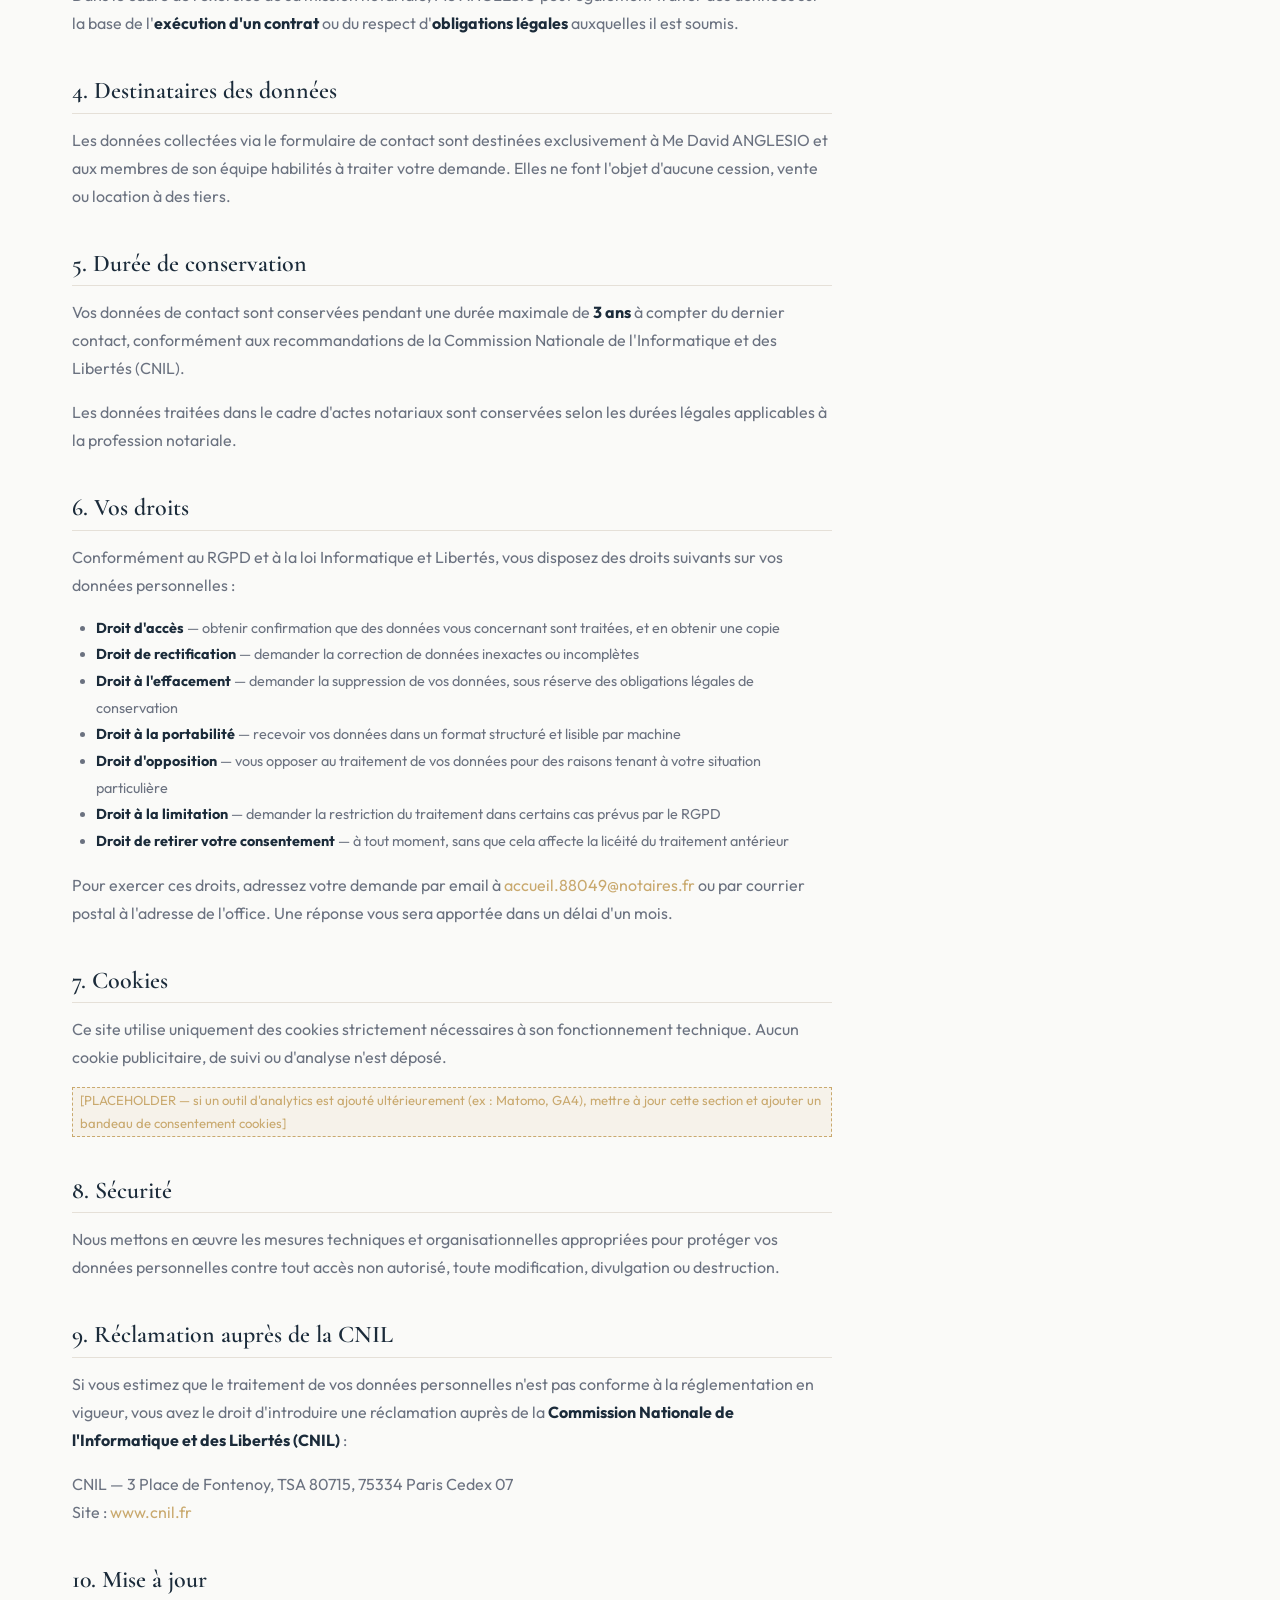
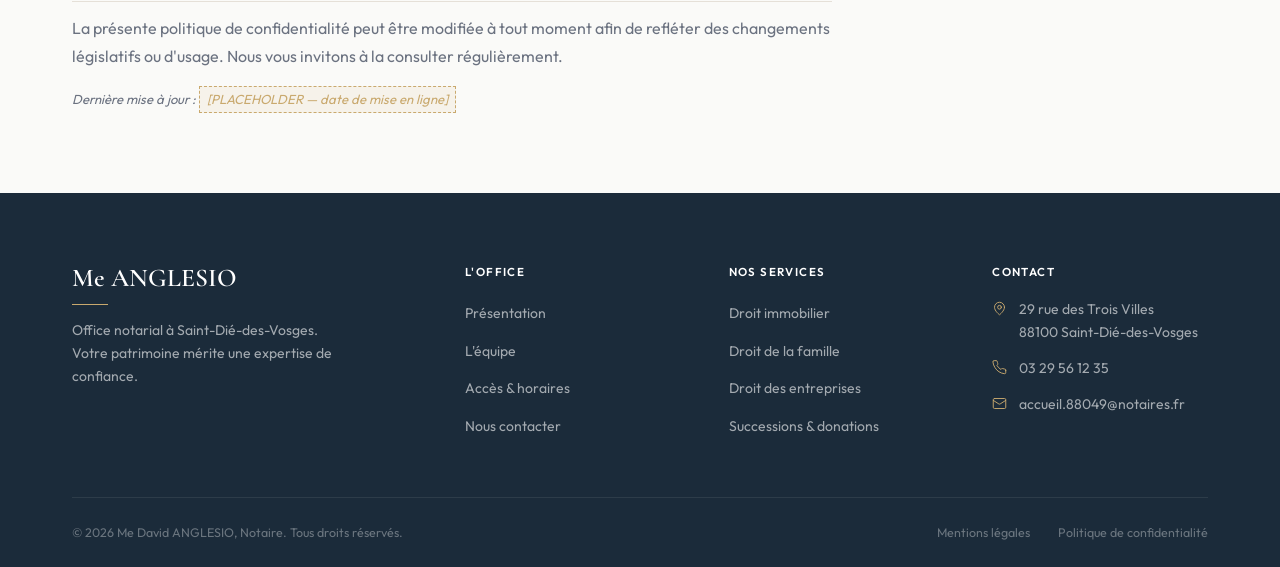
<file: confidentialite.html>
<!DOCTYPE html>
<html lang="fr">
<head>
  <meta charset="UTF-8">
  <meta name="viewport" content="width=device-width, initial-scale=1.0">
  <meta name="description" content="Politique de confidentialité et protection des données personnelles — office notarial Me David ANGLESIO, Saint-Dié-des-Vosges.">
  <title>Politique de confidentialité — Me ANGLESIO, Notaire</title>
  <link rel="preconnect" href="https://fonts.googleapis.com">
  <link rel="preconnect" href="https://fonts.gstatic.com" crossorigin>
  <link href="https://fonts.googleapis.com/css2?family=Cormorant+Garamond:wght@400;500;600&family=Outfit:wght@300;400;500;600&display=swap" rel="stylesheet">
  <link rel="stylesheet" href="css/style.css">
  <meta property="og:type" content="website">
  <meta property="og:title" content="Politique de confidentialité — Me ANGLESIO, Notaire">
  <meta property="og:description" content="Politique de confidentialité et protection des données personnelles de l'office notarial Me ANGLESIO.">
  <meta property="og:locale" content="fr_FR">
  <meta name="twitter:card" content="summary_large_image">
  <script type="application/ld+json">
  {
    "@context": "https://schema.org",
    "@type": "LegalService",
    "name": "Me David ANGLESIO, Notaire",
    "telephone": "+33329561235",
    "email": "accueil.88049@notaires.fr",
    "address": {
      "@type": "PostalAddress",
      "streetAddress": "29 rue des Trois Villes",
      "addressLocality": "Saint-Dié-des-Vosges",
      "postalCode": "88100",
      "addressCountry": "FR"
    },
    "openingHoursSpecification": [
      {"@type": "OpeningHoursSpecification", "dayOfWeek": ["Monday","Tuesday","Wednesday","Thursday","Friday"], "opens": "09:00", "closes": "12:00"},
      {"@type": "OpeningHoursSpecification", "dayOfWeek": ["Monday","Tuesday","Wednesday","Thursday","Friday"], "opens": "14:00", "closes": "17:30"}
    ],
    "description": "Office notarial de Me David ANGLESIO à Saint-Dié-des-Vosges — droit immobilier, familial et des entreprises.",
    "areaServed": {"@type": "City", "name": "Saint-Dié-des-Vosges"},
    "knowsLanguage": ["fr", "en", "de", "pt"]
  }
  </script>
</head>
<body>

<a href="#main-content" class="skip-link">Passer au contenu principal</a>

<!-- HEADER -->
<header class="site-header">
  <nav class="nav">
    <a href="index.html" class="nav-logo" aria-label="Me ANGLESIO — Accueil">
      <img src="img/logo-notaires.png" alt="Notaires de France" class="nav-logo__notaires" width="34" height="34">
      <div class="nav-logo__text">
        <span class="nav-logo__name">Maître ANGLESIO</span>
        <span class="nav-logo__line"></span>
        <span class="nav-logo__sub">Notaire à Saint-Dié-des-Vosges</span>
      </div>
    </a>
    <div class="nav-menu" id="nav-menu">
      <ul class="nav-links">
        <li><a href="office.html">L'office</a></li>
        <li><a href="services.html">Services</a></li>
        <li><a href="equipe.html">L'équipe</a></li>
        <li><a href="actualites.html">Informations &amp; conseils</a></li>
        <li><a href="contact.html">Contact</a></li>
      </ul>
      <a href="contact.html" class="btn btn--primary">Prendre rendez-vous</a>
    </div>
    <button class="nav-burger" id="nav-burger" aria-label="Ouvrir le menu" aria-expanded="false">
      <span></span><span></span><span></span>
    </button>
  </nav>
</header>

<main id="main-content">

<!-- PAGE HERO -->
<section class="page-hero">
  <div class="page-hero__bg"></div>
  <div class="page-hero__overlay"></div>
  <div class="container">
    <div class="page-hero__content">
      <h1>Politique de confidentialité</h1>
      <p class="page-hero__breadcrumb"><a href="index.html">Accueil</a> / Politique de confidentialité</p>
    </div>
  </div>
</section>

<!-- CONTENU -->
<section class="section">
  <div class="container">
    <div class="legal-content reveal">

      <p>Me David ANGLESIO, notaire, s'engage à protéger la vie privée des personnes qui utilisent ce site. La présente politique de confidentialité explique comment vos données personnelles sont collectées, utilisées et protégées, conformément au Règlement Général sur la Protection des Données (RGPD – Règlement UE 2016/679) et à la loi Informatique et Libertés.</p>

      <h2>1. Responsable du traitement</h2>
      <p>
        <strong>Me David ANGLESIO</strong>, Notaire<br>
        29 rue des Trois Villes, 88100 Saint-Dié-des-Vosges<br>
        Email : <a href="mailto:accueil.88049@notaires.fr">accueil.88049@notaires.fr</a><br>
        Téléphone : <a href="tel:+33329561235">03 29 56 12 35</a>
      </p>

      <h2>2. Données collectées et finalités</h2>
      <p><strong>Formulaire de contact</strong></p>
      <p>Lors de l'utilisation du formulaire de contact, les données suivantes sont collectées :</p>
      <ul>
        <li>Nom et prénom <em>(obligatoire)</em></li>
        <li>Adresse email <em>(obligatoire)</em></li>
        <li>Numéro de téléphone <em>(facultatif)</em></li>
        <li>Objet de la demande <em>(obligatoire)</em></li>
        <li>Message <em>(obligatoire)</em></li>
      </ul>
      <p>Ces données sont utilisées dans le seul but de traiter votre demande de contact ou de rendez-vous et de vous apporter une réponse adaptée.</p>

      <p><strong>Données de navigation</strong></p>
      <p>Ce site utilise <strong>Google Fonts</strong> pour l'affichage des polices de caractères. Lors du chargement des pages, votre navigateur peut établir une connexion avec les serveurs de Google LLC. Pour en savoir plus, consultez la <a href="https://policies.google.com/privacy" target="_blank" rel="noopener noreferrer">politique de confidentialité de Google</a>.</p>
      <p>Aucun cookie de traçage, de publicité ou d'analyse d'audience n'est déposé sur votre appareil par ce site.</p>

      <h2>3. Base légale du traitement</h2>
      <p>Le traitement des données issues du formulaire de contact repose sur votre <strong>consentement</strong> (article 6, paragraphe 1, point a du RGPD), librement donné lors de l'envoi du formulaire.</p>
      <p>Dans le cadre de l'exercice de sa mission notariale, Me ANGLESIO peut également traiter des données sur la base de l'<strong>exécution d'un contrat</strong> ou du respect d'<strong>obligations légales</strong> auxquelles il est soumis.</p>

      <h2>4. Destinataires des données</h2>
      <p>Les données collectées via le formulaire de contact sont destinées exclusivement à Me David ANGLESIO et aux membres de son équipe habilités à traiter votre demande. Elles ne font l'objet d'aucune cession, vente ou location à des tiers.</p>

      <h2>5. Durée de conservation</h2>
      <p>Vos données de contact sont conservées pendant une durée maximale de <strong>3 ans</strong> à compter du dernier contact, conformément aux recommandations de la Commission Nationale de l'Informatique et des Libertés (CNIL).</p>
      <p>Les données traitées dans le cadre d'actes notariaux sont conservées selon les durées légales applicables à la profession notariale.</p>

      <h2>6. Vos droits</h2>
      <p>Conformément au RGPD et à la loi Informatique et Libertés, vous disposez des droits suivants sur vos données personnelles :</p>
      <ul>
        <li><strong>Droit d'accès</strong> — obtenir confirmation que des données vous concernant sont traitées, et en obtenir une copie</li>
        <li><strong>Droit de rectification</strong> — demander la correction de données inexactes ou incomplètes</li>
        <li><strong>Droit à l'effacement</strong> — demander la suppression de vos données, sous réserve des obligations légales de conservation</li>
        <li><strong>Droit à la portabilité</strong> — recevoir vos données dans un format structuré et lisible par machine</li>
        <li><strong>Droit d'opposition</strong> — vous opposer au traitement de vos données pour des raisons tenant à votre situation particulière</li>
        <li><strong>Droit à la limitation</strong> — demander la restriction du traitement dans certains cas prévus par le RGPD</li>
        <li><strong>Droit de retirer votre consentement</strong> — à tout moment, sans que cela affecte la licéité du traitement antérieur</li>
      </ul>
      <p>Pour exercer ces droits, adressez votre demande par email à <a href="mailto:accueil.88049@notaires.fr">accueil.88049@notaires.fr</a> ou par courrier postal à l'adresse de l'office. Une réponse vous sera apportée dans un délai d'un mois.</p>

      <h2>7. Cookies</h2>
      <p>Ce site utilise uniquement des cookies strictement nécessaires à son fonctionnement technique. Aucun cookie publicitaire, de suivi ou d'analyse n'est déposé.</p>
      <p><span class="legal-placeholder">[PLACEHOLDER — si un outil d'analytics est ajouté ultérieurement (ex : Matomo, GA4), mettre à jour cette section et ajouter un bandeau de consentement cookies]</span></p>

      <h2>8. Sécurité</h2>
      <p>Nous mettons en œuvre les mesures techniques et organisationnelles appropriées pour protéger vos données personnelles contre tout accès non autorisé, toute modification, divulgation ou destruction.</p>

      <h2>9. Réclamation auprès de la CNIL</h2>
      <p>Si vous estimez que le traitement de vos données personnelles n'est pas conforme à la réglementation en vigueur, vous avez le droit d'introduire une réclamation auprès de la <strong>Commission Nationale de l'Informatique et des Libertés (CNIL)</strong> :</p>
      <p>
        CNIL — 3 Place de Fontenoy, TSA 80715, 75334 Paris Cedex 07<br>
        Site : <a href="https://www.cnil.fr" target="_blank" rel="noopener noreferrer">www.cnil.fr</a>
      </p>

      <h2>10. Mise à jour</h2>
      <p>La présente politique de confidentialité peut être modifiée à tout moment afin de refléter des changements législatifs ou d'usage. Nous vous invitons à la consulter régulièrement.</p>
      <p style="font-size:0.82rem;color:var(--color-text-muted);">
        <em>Dernière mise à jour : <span class="legal-placeholder">[PLACEHOLDER — date de mise en ligne]</span></em>
      </p>

    </div>
  </div>
</section>

</main>

<!-- FOOTER -->
<footer class="site-footer">
  <div class="container">
    <div class="footer-top">
      <div class="footer-brand">
        <div class="footer-brand__name">Me ANGLESIO</div>
        <span class="footer-brand__sep"></span>
        <p class="footer-brand__tagline">Office notarial à Saint-Dié-des-Vosges. Votre patrimoine mérite une expertise de confiance.</p>
      </div>
      <div class="footer-col">
        <h4>L'office</h4>
        <ul>
          <li><a href="office.html">Présentation</a></li>
          <li><a href="equipe.html">L'équipe</a></li>
          <li><a href="office.html#acces">Accès &amp; horaires</a></li>
          <li><a href="contact.html">Nous contacter</a></li>
        </ul>
      </div>
      <div class="footer-col">
        <h4>Nos services</h4>
        <ul>
          <li><a href="services.html#immobilier">Droit immobilier</a></li>
          <li><a href="services.html#famille">Droit de la famille</a></li>
          <li><a href="services.html#entreprises">Droit des entreprises</a></li>
          <li><a href="services.html#successions">Successions &amp; donations</a></li>
        </ul>
      </div>
      <div class="footer-col">
        <h4>Contact</h4>
        <div class="footer-contact-item">
          <svg xmlns="http://www.w3.org/2000/svg" viewBox="0 0 24 24" fill="none" stroke-width="1.5" stroke-linecap="round" stroke-linejoin="round"><path d="M20 10c0 6-8 12-8 12s-8-6-8-12a8 8 0 0 1 16 0Z"/><circle cx="12" cy="10" r="3"/></svg>
          <address>29 rue des Trois Villes<br>88100 Saint-Dié-des-Vosges</address>
        </div>
        <div class="footer-contact-item">
          <svg xmlns="http://www.w3.org/2000/svg" viewBox="0 0 24 24" fill="none" stroke-width="1.5" stroke-linecap="round" stroke-linejoin="round"><path d="M22 16.92v3a2 2 0 0 1-2.18 2 19.79 19.79 0 0 1-8.63-3.07A19.5 19.5 0 0 1 4.69 12 19.79 19.79 0 0 1 1.56 3.47 2 2 0 0 1 3.53 1h3a2 2 0 0 1 2 1.72 12.84 12.84 0 0 0 .7 2.81 2 2 0 0 1-.45 2.11L7.91 8.7a16 16 0 0 0 6.29 6.29l.81-.81a2 2 0 0 1 2.11-.45c.91.34 1.85.57 2.81.7A2 2 0 0 1 22 16.92z"/></svg>
          <a href="tel:+33329561235">03 29 56 12 35</a>
        </div>
        <div class="footer-contact-item">
          <svg xmlns="http://www.w3.org/2000/svg" viewBox="0 0 24 24" fill="none" stroke-width="1.5" stroke-linecap="round" stroke-linejoin="round"><rect width="20" height="16" x="2" y="4" rx="2"/><path d="m22 7-8.97 5.7a1.94 1.94 0 0 1-2.06 0L2 7"/></svg>
          <a href="mailto:accueil.88049@notaires.fr">accueil.88049@notaires.fr</a>
        </div>
      </div>
    </div>
    <div class="footer-bottom">
      <span>&copy; 2026 Me David ANGLESIO, Notaire. Tous droits réservés.</span>
      <div class="footer-bottom__links">
        <a href="mentions-legales.html">Mentions légales</a>
        <a href="confidentialite.html">Politique de confidentialité</a>
      </div>
    </div>
  </div>
</footer>

<script src="js/main.js" defer></script>
</body>
</html>
</file>
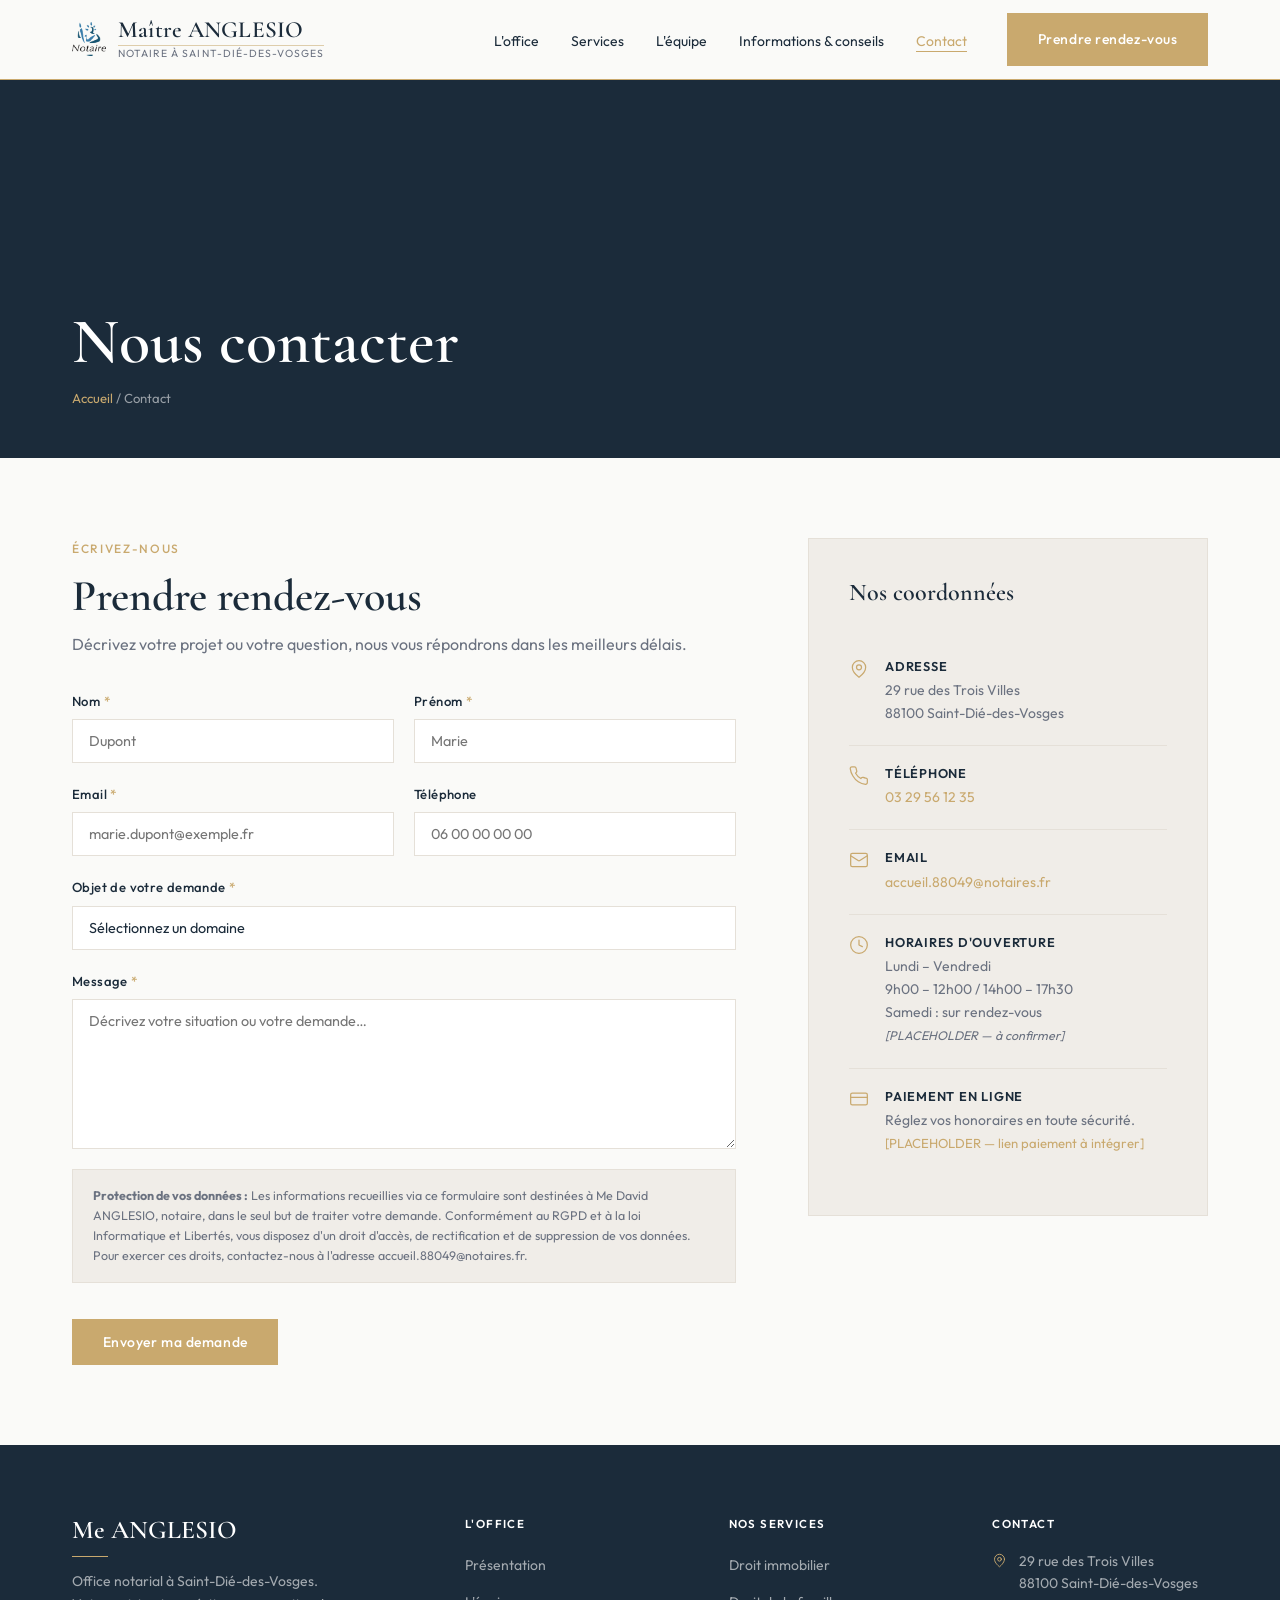
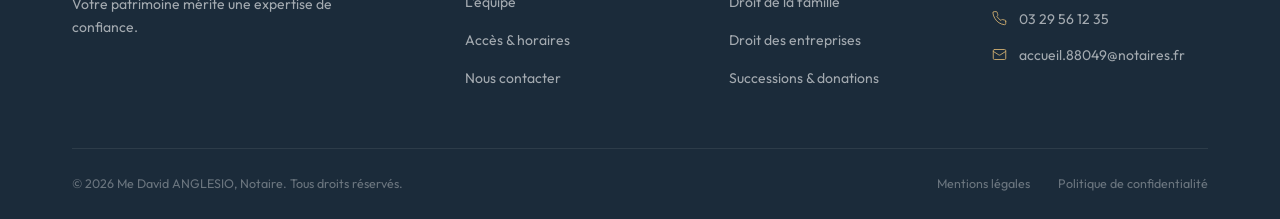
<file: contact.html>
<!DOCTYPE html>
<html lang="fr">
<head>
  <meta charset="UTF-8">
  <meta name="viewport" content="width=device-width, initial-scale=1.0">
  <meta name="description" content="Contactez l'office notarial Me ANGLESIO à Saint-Dié-des-Vosges — formulaire, téléphone, adresse et horaires.">
  <title>Contact — Me ANGLESIO, Notaire</title>
  <link rel="preconnect" href="https://fonts.googleapis.com">
  <link rel="preconnect" href="https://fonts.gstatic.com" crossorigin>
  <link href="https://fonts.googleapis.com/css2?family=Cormorant+Garamond:wght@400;500;600&family=Outfit:wght@300;400;500;600&display=swap" rel="stylesheet">
  <link rel="stylesheet" href="css/style.css">
  <meta property="og:type" content="website">
  <meta property="og:title" content="Contact — Me ANGLESIO, Notaire à Saint-Dié-des-Vosges">
  <meta property="og:description" content="Contactez l'office notarial Me ANGLESIO à Saint-Dié-des-Vosges — formulaire, téléphone, adresse et horaires.">
  <meta property="og:locale" content="fr_FR">
  <meta name="twitter:card" content="summary_large_image">
  <script type="application/ld+json">
  {
    "@context": "https://schema.org",
    "@type": "LegalService",
    "name": "Me David ANGLESIO, Notaire",
    "telephone": "+33329561235",
    "email": "accueil.88049@notaires.fr",
    "address": {
      "@type": "PostalAddress",
      "streetAddress": "29 rue des Trois Villes",
      "addressLocality": "Saint-Dié-des-Vosges",
      "postalCode": "88100",
      "addressCountry": "FR"
    },
    "openingHoursSpecification": [
      {"@type": "OpeningHoursSpecification", "dayOfWeek": ["Monday","Tuesday","Wednesday","Thursday","Friday"], "opens": "09:00", "closes": "12:00"},
      {"@type": "OpeningHoursSpecification", "dayOfWeek": ["Monday","Tuesday","Wednesday","Thursday","Friday"], "opens": "14:00", "closes": "17:30"}
    ],
    "description": "Office notarial de Me David ANGLESIO à Saint-Dié-des-Vosges — droit immobilier, familial et des entreprises.",
    "areaServed": {"@type": "City", "name": "Saint-Dié-des-Vosges"},
    "knowsLanguage": ["fr", "en", "de", "pt"]
  }
  </script>
</head>
<body>

<a href="#main-content" class="skip-link">Passer au contenu principal</a>

<!-- HEADER -->
<header class="site-header">
  <nav class="nav">
    <a href="index.html" class="nav-logo" aria-label="Me ANGLESIO — Accueil">
      <img src="img/logo-notaires.png" alt="Notaires de France" class="nav-logo__notaires" width="34" height="34">
      <div class="nav-logo__text">
        <span class="nav-logo__name">Maître ANGLESIO</span>
        <span class="nav-logo__line"></span>
        <span class="nav-logo__sub">Notaire à Saint-Dié-des-Vosges</span>
      </div>
    </a>
    <div class="nav-menu" id="nav-menu">
      <ul class="nav-links">
        <li><a href="office.html">L'office</a></li>
        <li><a href="services.html">Services</a></li>
        <li><a href="equipe.html">L'équipe</a></li>
        <li><a href="actualites.html">Informations &amp; conseils</a></li>
        <li><a href="contact.html">Contact</a></li>
      </ul>
      <a href="contact.html" class="btn btn--primary">Prendre rendez-vous</a>
    </div>
    <button class="nav-burger" id="nav-burger" aria-label="Ouvrir le menu" aria-expanded="false">
      <span></span><span></span><span></span>
    </button>
  </nav>
</header>

<main id="main-content">

<!-- PAGE HERO -->
<section class="page-hero">
  <div class="page-hero__bg" style="background-image: url('https://images.unsplash.com/photo-1423666639041-f56000c27a9a?w=1400&auto=format');" role="img" aria-label="Prise de contact professionnel"></div>
  <div class="page-hero__overlay"></div>
  <div class="container">
    <div class="page-hero__content">
      <h1>Nous contacter</h1>
      <p class="page-hero__breadcrumb"><a href="index.html">Accueil</a> / Contact</p>
    </div>
  </div>
</section>

<!-- CONTACT LAYOUT -->
<section class="section">
  <div class="container">
    <div class="contact-layout">

      <!-- FORMULAIRE -->
      <div class="reveal">
        <span class="section-eyebrow">Écrivez-nous</span>
        <h2 style="margin-bottom:0.5rem;">Prendre rendez-vous</h2>
        <p style="color:var(--color-text-muted);margin-bottom:2rem;">Décrivez votre projet ou votre question, nous vous répondrons dans les meilleurs délais.</p>

        <div id="form-success" class="form-success" role="alert">
          <strong>Message envoyé.</strong> Nous avons bien reçu votre demande et vous contacterons dans les plus brefs délais. Merci de votre confiance.
        </div>

        <form id="contact-form" class="contact-form" novalidate>
          <div class="form-row">
            <div class="form-group">
              <label for="nom">Nom <span class="req">*</span></label>
              <input type="text" id="nom" name="nom" autocomplete="family-name" required placeholder="Dupont">
              <span class="field-error" role="alert">Ce champ est requis.</span>
            </div>
            <div class="form-group">
              <label for="prenom">Prénom <span class="req">*</span></label>
              <input type="text" id="prenom" name="prenom" autocomplete="given-name" required placeholder="Marie">
              <span class="field-error" role="alert">Ce champ est requis.</span>
            </div>
          </div>

          <div class="form-row">
            <div class="form-group">
              <label for="email">Email <span class="req">*</span></label>
              <input type="email" id="email" name="email" autocomplete="email" required placeholder="marie.dupont@exemple.fr">
              <span class="field-error" role="alert">Veuillez saisir une adresse email valide.</span>
            </div>
            <div class="form-group">
              <label for="telephone">Téléphone</label>
              <input type="tel" id="telephone" name="telephone" autocomplete="tel" placeholder="06 00 00 00 00">
            </div>
          </div>

          <div class="form-group">
            <label for="objet">Objet de votre demande <span class="req">*</span></label>
            <select id="objet" name="objet" required>
              <option value="" disabled selected>Sélectionnez un domaine</option>
              <option value="immobilier">Droit immobilier</option>
              <option value="famille">Droit de la famille</option>
              <option value="entreprises">Droit des entreprises</option>
              <option value="successions">Successions &amp; donations</option>
              <option value="autre">Autre</option>
            </select>
            <span class="field-error" role="alert">Veuillez sélectionner un objet.</span>
          </div>

          <div class="form-group">
            <label for="message">Message <span class="req">*</span></label>
            <textarea id="message" name="message" required rows="6" placeholder="Décrivez votre situation ou votre demande…"></textarea>
            <span class="field-error" role="alert">Ce champ est requis.</span>
          </div>

          <p class="form-rgpd">
            <strong>Protection de vos données :</strong> Les informations recueillies via ce formulaire sont destinées à Me David ANGLESIO, notaire, dans le seul but de traiter votre demande. Conformément au RGPD et à la loi Informatique et Libertés, vous disposez d'un droit d'accès, de rectification et de suppression de vos données. Pour exercer ces droits, contactez-nous à l'adresse <a href="mailto:accueil.88049@notaires.fr">accueil.88049@notaires.fr</a>.
          </p>

          <div>
            <button type="submit" class="btn btn--primary">Envoyer ma demande</button>
          </div>
        </form>
      </div>

      <!-- SIDEBAR -->
      <div class="contact-sidebar reveal reveal-d1">
        <h3>Nos coordonnées</h3>

        <div class="contact-info-item">
          <div class="contact-info-item__icon">
            <svg xmlns="http://www.w3.org/2000/svg" viewBox="0 0 24 24" fill="none" stroke-width="1.5" stroke-linecap="round" stroke-linejoin="round"><path d="M20 10c0 6-8 12-8 12s-8-6-8-12a8 8 0 0 1 16 0Z"/><circle cx="12" cy="10" r="3"/></svg>
          </div>
          <div>
            <h4>Adresse</h4>
            <address>29 rue des Trois Villes<br>88100 Saint-Dié-des-Vosges</address>
          </div>
        </div>

        <div class="contact-info-item">
          <div class="contact-info-item__icon">
            <svg xmlns="http://www.w3.org/2000/svg" viewBox="0 0 24 24" fill="none" stroke-width="1.5" stroke-linecap="round" stroke-linejoin="round"><path d="M22 16.92v3a2 2 0 0 1-2.18 2 19.79 19.79 0 0 1-8.63-3.07A19.5 19.5 0 0 1 4.69 12 19.79 19.79 0 0 1 1.56 3.47 2 2 0 0 1 3.53 1h3a2 2 0 0 1 2 1.72 12.84 12.84 0 0 0 .7 2.81 2 2 0 0 1-.45 2.11L7.91 8.7a16 16 0 0 0 6.29 6.29l.81-.81a2 2 0 0 1 2.11-.45c.91.34 1.85.57 2.81.7A2 2 0 0 1 22 16.92z"/></svg>
          </div>
          <div>
            <h4>Téléphone</h4>
            <p><a href="tel:+33329561235">03 29 56 12 35</a></p>
          </div>
        </div>

        <div class="contact-info-item">
          <div class="contact-info-item__icon">
            <svg xmlns="http://www.w3.org/2000/svg" viewBox="0 0 24 24" fill="none" stroke-width="1.5" stroke-linecap="round" stroke-linejoin="round"><rect width="20" height="16" x="2" y="4" rx="2"/><path d="m22 7-8.97 5.7a1.94 1.94 0 0 1-2.06 0L2 7"/></svg>
          </div>
          <div>
            <h4>Email</h4>
            <p><a href="mailto:accueil.88049@notaires.fr">accueil.88049@notaires.fr</a></p>
          </div>
        </div>

        <div class="contact-info-item">
          <div class="contact-info-item__icon">
            <svg xmlns="http://www.w3.org/2000/svg" viewBox="0 0 24 24" fill="none" stroke-width="1.5" stroke-linecap="round" stroke-linejoin="round"><circle cx="12" cy="12" r="10"/><polyline points="12 6 12 12 16 14"/></svg>
          </div>
          <div>
            <h4>Horaires d'ouverture</h4>
            <p>
              Lundi – Vendredi<br>
              9h00 – 12h00 / 14h00 – 17h30<br>
              Samedi : sur rendez-vous<br>
              <em style="font-size:0.78rem;color:var(--color-text-muted);">[PLACEHOLDER — à confirmer]</em>
            </p>
          </div>
        </div>

        <div class="contact-info-item">
          <div class="contact-info-item__icon">
            <svg xmlns="http://www.w3.org/2000/svg" viewBox="0 0 24 24" fill="none" stroke-width="1.5" stroke-linecap="round" stroke-linejoin="round"><rect width="20" height="14" x="2" y="5" rx="2"/><path d="M2 10h20"/></svg>
          </div>
          <div>
            <h4>Paiement en ligne</h4>
            <p>
              Réglez vos honoraires en toute sécurité.<br>
              <a href="#" style="font-size:0.82rem;">[PLACEHOLDER — lien paiement à intégrer]</a>
            </p>
          </div>
        </div>
      </div>

    </div>
  </div>
</section>

</main>

<!-- FOOTER -->
<footer class="site-footer">
  <div class="container">
    <div class="footer-top">
      <div class="footer-brand">
        <div class="footer-brand__name">Me ANGLESIO</div>
        <span class="footer-brand__sep"></span>
        <p class="footer-brand__tagline">Office notarial à Saint-Dié-des-Vosges. Votre patrimoine mérite une expertise de confiance.</p>
      </div>
      <div class="footer-col">
        <h4>L'office</h4>
        <ul>
          <li><a href="office.html">Présentation</a></li>
          <li><a href="equipe.html">L'équipe</a></li>
          <li><a href="office.html#acces">Accès &amp; horaires</a></li>
          <li><a href="contact.html">Nous contacter</a></li>
        </ul>
      </div>
      <div class="footer-col">
        <h4>Nos services</h4>
        <ul>
          <li><a href="services.html#immobilier">Droit immobilier</a></li>
          <li><a href="services.html#famille">Droit de la famille</a></li>
          <li><a href="services.html#entreprises">Droit des entreprises</a></li>
          <li><a href="services.html#successions">Successions &amp; donations</a></li>
        </ul>
      </div>
      <div class="footer-col">
        <h4>Contact</h4>
        <div class="footer-contact-item">
          <svg xmlns="http://www.w3.org/2000/svg" viewBox="0 0 24 24" fill="none" stroke-width="1.5" stroke-linecap="round" stroke-linejoin="round"><path d="M20 10c0 6-8 12-8 12s-8-6-8-12a8 8 0 0 1 16 0Z"/><circle cx="12" cy="10" r="3"/></svg>
          <address>29 rue des Trois Villes<br>88100 Saint-Dié-des-Vosges</address>
        </div>
        <div class="footer-contact-item">
          <svg xmlns="http://www.w3.org/2000/svg" viewBox="0 0 24 24" fill="none" stroke-width="1.5" stroke-linecap="round" stroke-linejoin="round"><path d="M22 16.92v3a2 2 0 0 1-2.18 2 19.79 19.79 0 0 1-8.63-3.07A19.5 19.5 0 0 1 4.69 12 19.79 19.79 0 0 1 1.56 3.47 2 2 0 0 1 3.53 1h3a2 2 0 0 1 2 1.72 12.84 12.84 0 0 0 .7 2.81 2 2 0 0 1-.45 2.11L7.91 8.7a16 16 0 0 0 6.29 6.29l.81-.81a2 2 0 0 1 2.11-.45c.91.34 1.85.57 2.81.7A2 2 0 0 1 22 16.92z"/></svg>
          <a href="tel:+33329561235">03 29 56 12 35</a>
        </div>
        <div class="footer-contact-item">
          <svg xmlns="http://www.w3.org/2000/svg" viewBox="0 0 24 24" fill="none" stroke-width="1.5" stroke-linecap="round" stroke-linejoin="round"><rect width="20" height="16" x="2" y="4" rx="2"/><path d="m22 7-8.97 5.7a1.94 1.94 0 0 1-2.06 0L2 7"/></svg>
          <a href="mailto:accueil.88049@notaires.fr">accueil.88049@notaires.fr</a>
        </div>
      </div>
    </div>
    <div class="footer-bottom">
      <span>&copy; 2026 Me David ANGLESIO, Notaire. Tous droits réservés.</span>
      <div class="footer-bottom__links">
        <a href="mentions-legales.html">Mentions légales</a>
        <a href="confidentialite.html">Politique de confidentialité</a>
      </div>
    </div>
  </div>
</footer>

<script src="js/main.js" defer></script>
</body>
</html>
</file>
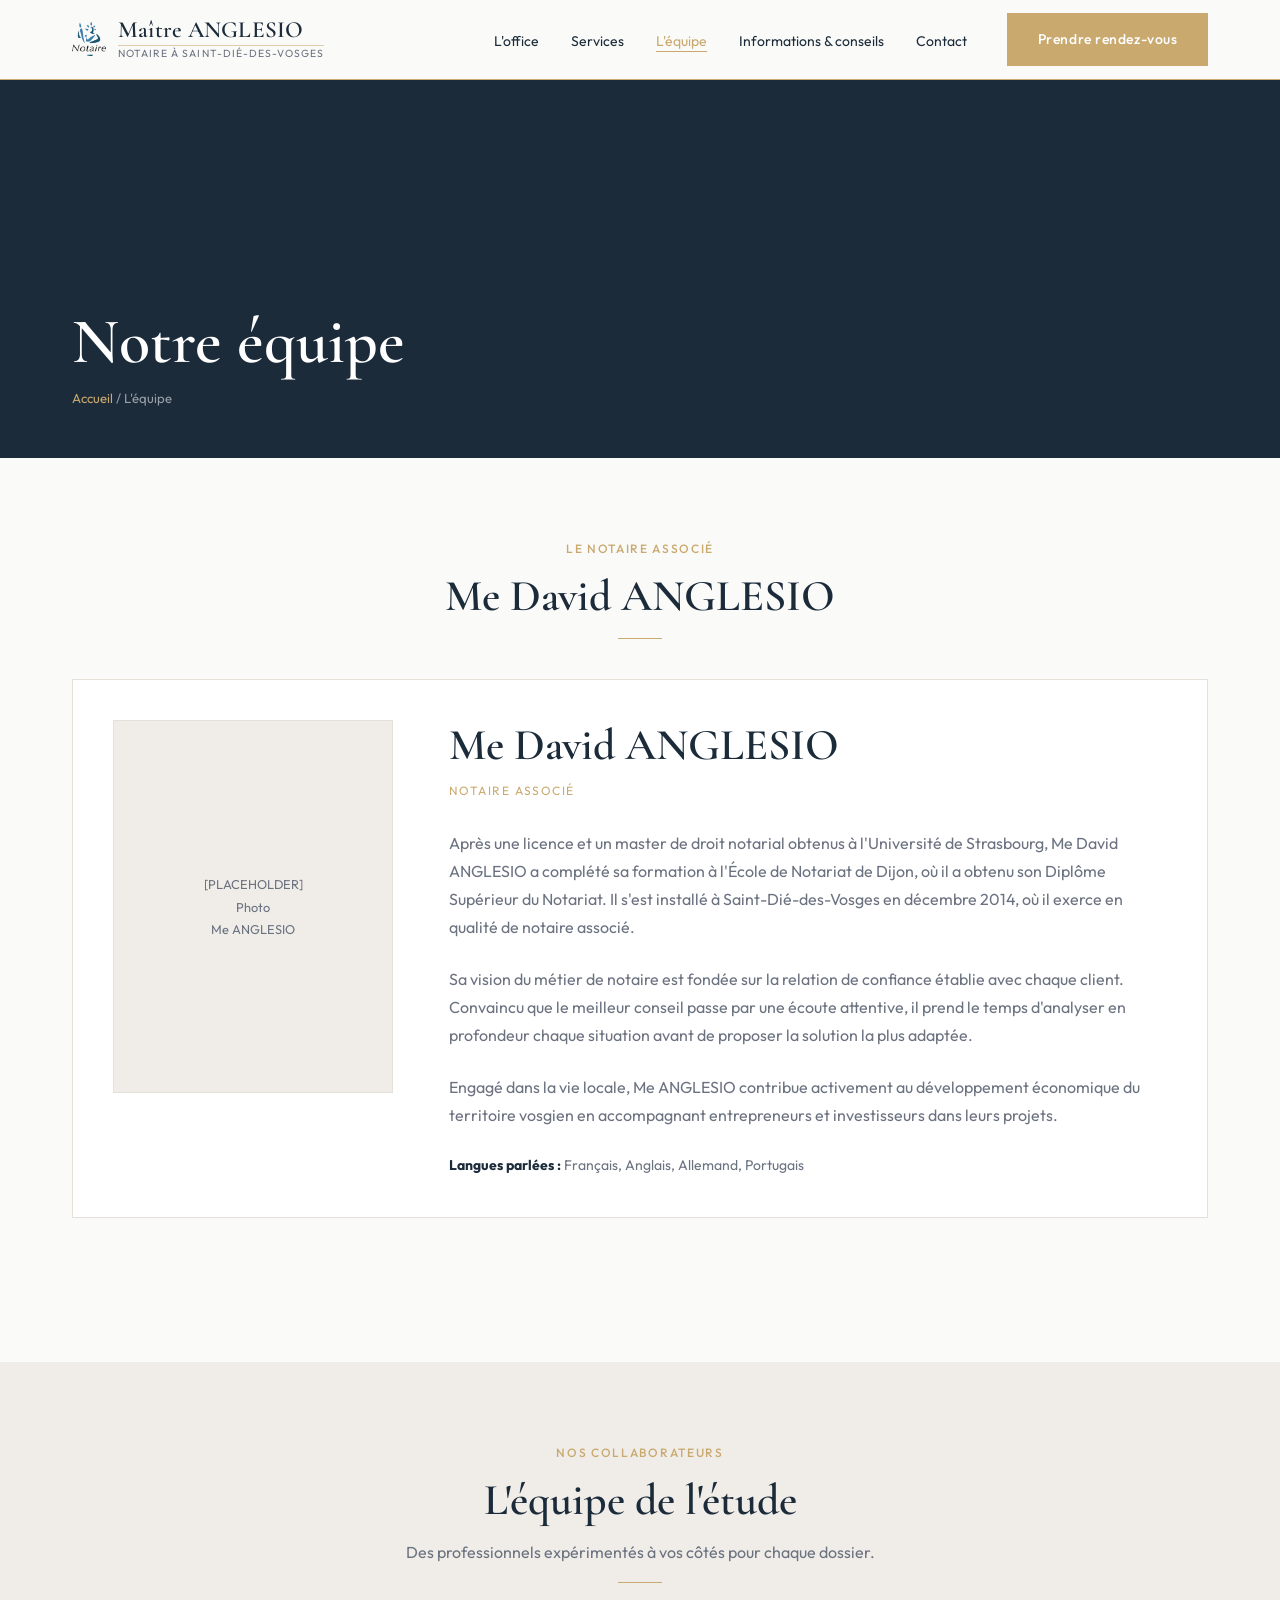
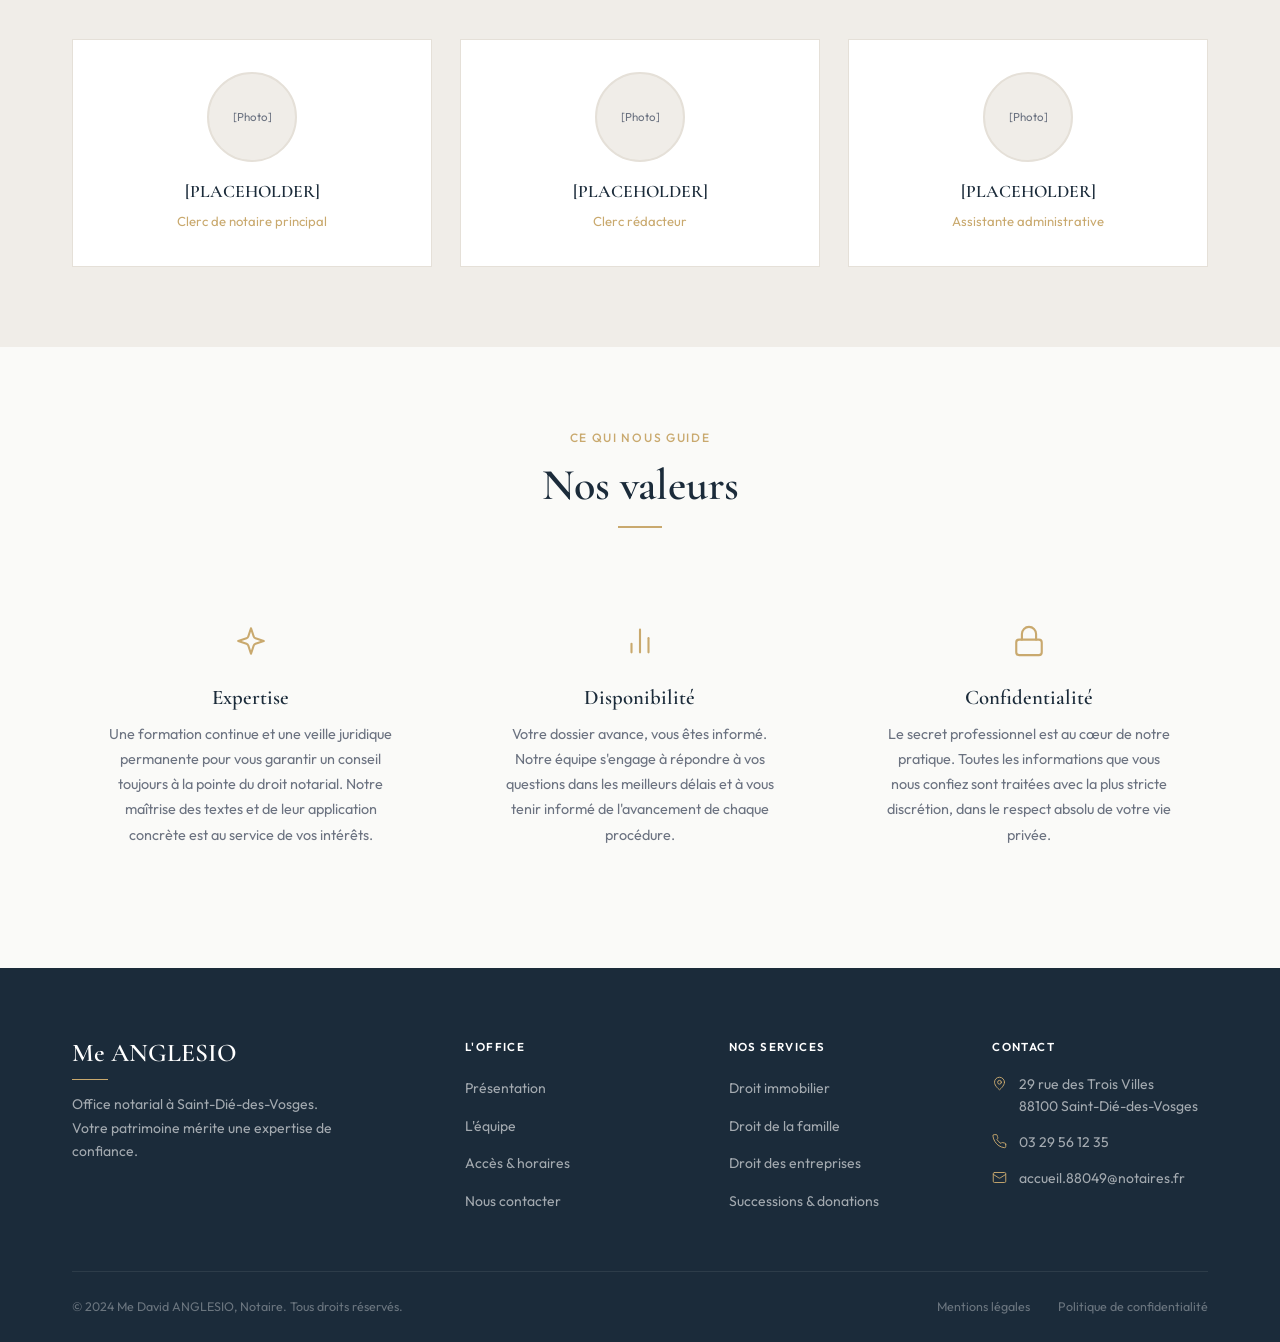
<file: equipe.html>
<!DOCTYPE html>
<html lang="fr">
<head>
  <meta charset="UTF-8">
  <meta name="viewport" content="width=device-width, initial-scale=1.0">
  <meta name="description" content="L'équipe de l'office notarial de Me David ANGLESIO à Saint-Dié-des-Vosges — notaire et collaborateurs.">
  <title>L'équipe — Me ANGLESIO, Notaire</title>
  <link rel="preconnect" href="https://fonts.googleapis.com">
  <link rel="preconnect" href="https://fonts.gstatic.com" crossorigin>
  <link href="https://fonts.googleapis.com/css2?family=Cormorant+Garamond:wght@400;500;600&family=Outfit:wght@300;400;500;600&display=swap" rel="stylesheet">
  <link rel="stylesheet" href="css/style.css">
</head>
<body>

<!-- HEADER -->
<header class="site-header">
  <nav class="nav">
    <a href="index.html" class="nav-logo" aria-label="Me ANGLESIO — Accueil">
      <img src="img/logo-notaires.png" alt="Notaires de France" class="nav-logo__notaires" width="34" height="34">
      <div class="nav-logo__text">
        <span class="nav-logo__name">Maître ANGLESIO</span>
        <span class="nav-logo__line"></span>
        <span class="nav-logo__sub">Notaire à Saint-Dié-des-Vosges</span>
      </div>
    </a>
    <div class="nav-menu" id="nav-menu">
      <ul class="nav-links">
        <li><a href="office.html">L'office</a></li>
        <li><a href="services.html">Services</a></li>
        <li><a href="equipe.html">L'équipe</a></li>
        <li><a href="actualites.html">Informations &amp; conseils</a></li>
        <li><a href="contact.html">Contact</a></li>
      </ul>
      <a href="contact.html" class="btn btn--primary">Prendre rendez-vous</a>
    </div>
    <button class="nav-burger" id="nav-burger" aria-label="Ouvrir le menu" aria-expanded="false">
      <span></span><span></span><span></span>
    </button>
  </nav>
</header>

<!-- PAGE HERO -->
<section class="page-hero">
  <div class="page-hero__bg" style="background-image: url('https://images.unsplash.com/photo-1521791136064-7986c2920216?w=1400&auto=format');" role="img" aria-label="Équipe professionnelle"></div>
  <div class="page-hero__overlay"></div>
  <div class="container">
    <div class="page-hero__content">
      <h1>Notre équipe</h1>
      <p class="page-hero__breadcrumb"><a href="index.html">Accueil</a> / L'équipe</p>
    </div>
  </div>
</section>

<!-- LE NOTAIRE -->
<section class="section">
  <div class="container">
    <div class="section-header reveal" style="margin-bottom:2.5rem;">
      <span class="section-eyebrow">Le notaire associé</span>
      <h2>Me David ANGLESIO</h2>
      <span class="divider"></span>
    </div>
    <div class="team-lead reveal">
      <div class="team-lead__photo">
        <span>[PLACEHOLDER]<br>Photo<br>Me ANGLESIO</span>
      </div>
      <div class="team-lead__info">
        <h2>Me David ANGLESIO</h2>
        <span class="team-lead__role">Notaire associé</span>
        <p class="team-lead__bio">Après une licence et un master de droit notarial obtenus à l'Université de Strasbourg, Me David ANGLESIO a complété sa formation à l'École de Notariat de Dijon, où il a obtenu son Diplôme Supérieur du Notariat. Il s'est installé à Saint-Dié-des-Vosges en décembre 2014, où il exerce en qualité de notaire associé.</p>
        <p class="team-lead__bio">Sa vision du métier de notaire est fondée sur la relation de confiance établie avec chaque client. Convaincu que le meilleur conseil passe par une écoute attentive, il prend le temps d'analyser en profondeur chaque situation avant de proposer la solution la plus adaptée.</p>
        <p class="team-lead__bio">Engagé dans la vie locale, Me ANGLESIO contribue activement au développement économique du territoire vosgien en accompagnant entrepreneurs et investisseurs dans leurs projets.</p>
        <p class="team-lead__languages"><strong>Langues parlées :</strong> Français, Anglais, Allemand, Portugais</p>
      </div>
    </div>
  </div>
</section>

<!-- L'ÉQUIPE -->
<section class="section section--alt">
  <div class="container">
    <div class="section-header reveal">
      <span class="section-eyebrow">Nos collaborateurs</span>
      <h2>L'équipe de l'étude</h2>
      <p>Des professionnels expérimentés à vos côtés pour chaque dossier.</p>
      <span class="divider"></span>
    </div>
    <div class="team-grid">
      <div class="team-card reveal reveal-d1">
        <div class="team-card__photo"><span>[Photo]</span></div>
        <h3>[PLACEHOLDER]</h3>
        <span class="team-card__role">Clerc de notaire principal</span>
      </div>
      <div class="team-card reveal reveal-d2">
        <div class="team-card__photo"><span>[Photo]</span></div>
        <h3>[PLACEHOLDER]</h3>
        <span class="team-card__role">Clerc rédacteur</span>
      </div>
      <div class="team-card reveal reveal-d3">
        <div class="team-card__photo"><span>[Photo]</span></div>
        <h3>[PLACEHOLDER]</h3>
        <span class="team-card__role">Assistante administrative</span>
      </div>
    </div>
  </div>
</section>

<!-- VALEURS -->
<section class="section">
  <div class="container">
    <div class="section-header reveal">
      <span class="section-eyebrow">Ce qui nous guide</span>
      <h2>Nos valeurs</h2>
      <span class="divider"></span>
    </div>
    <div class="values-grid">
      <div class="value-item reveal reveal-d1">
        <div class="value-item__icon">
          <svg xmlns="http://www.w3.org/2000/svg" viewBox="0 0 24 24" fill="none" stroke-width="1.5" stroke-linecap="round" stroke-linejoin="round"><path d="m12 3-1.912 5.813a2 2 0 0 1-1.275 1.275L3 12l5.813 1.912a2 2 0 0 1 1.275 1.275L12 21l1.912-5.813a2 2 0 0 1 1.275-1.275L21 12l-5.813-1.912a2 2 0 0 1-1.275-1.275L12 3Z"/></svg>
        </div>
        <h3>Expertise</h3>
        <p>Une formation continue et une veille juridique permanente pour vous garantir un conseil toujours à la pointe du droit notarial. Notre maîtrise des textes et de leur application concrète est au service de vos intérêts.</p>
      </div>
      <div class="value-item reveal reveal-d2">
        <div class="value-item__icon">
          <svg xmlns="http://www.w3.org/2000/svg" viewBox="0 0 24 24" fill="none" stroke-width="1.5" stroke-linecap="round" stroke-linejoin="round"><path d="M18 20V10"/><path d="M12 20V4"/><path d="M6 20v-6"/></svg>
        </div>
        <h3>Disponibilité</h3>
        <p>Votre dossier avance, vous êtes informé. Notre équipe s'engage à répondre à vos questions dans les meilleurs délais et à vous tenir informé de l'avancement de chaque procédure.</p>
      </div>
      <div class="value-item reveal reveal-d3">
        <div class="value-item__icon">
          <svg xmlns="http://www.w3.org/2000/svg" viewBox="0 0 24 24" fill="none" stroke-width="1.5" stroke-linecap="round" stroke-linejoin="round"><rect width="18" height="11" x="3" y="11" rx="2" ry="2"/><path d="M7 11V7a5 5 0 0 1 10 0v4"/></svg>
        </div>
        <h3>Confidentialité</h3>
        <p>Le secret professionnel est au cœur de notre pratique. Toutes les informations que vous nous confiez sont traitées avec la plus stricte discrétion, dans le respect absolu de votre vie privée.</p>
      </div>
    </div>
  </div>
</section>

<!-- FOOTER -->
<footer class="site-footer">
  <div class="container">
    <div class="footer-top">
      <div class="footer-brand">
        <div class="footer-brand__name">Me ANGLESIO</div>
        <span class="footer-brand__sep"></span>
        <p class="footer-brand__tagline">Office notarial à Saint-Dié-des-Vosges. Votre patrimoine mérite une expertise de confiance.</p>
      </div>
      <div class="footer-col">
        <h4>L'office</h4>
        <ul>
          <li><a href="office.html">Présentation</a></li>
          <li><a href="equipe.html">L'équipe</a></li>
          <li><a href="office.html#acces">Accès &amp; horaires</a></li>
          <li><a href="contact.html">Nous contacter</a></li>
        </ul>
      </div>
      <div class="footer-col">
        <h4>Nos services</h4>
        <ul>
          <li><a href="services.html#immobilier">Droit immobilier</a></li>
          <li><a href="services.html#famille">Droit de la famille</a></li>
          <li><a href="services.html#entreprises">Droit des entreprises</a></li>
          <li><a href="services.html#successions">Successions &amp; donations</a></li>
        </ul>
      </div>
      <div class="footer-col">
        <h4>Contact</h4>
        <div class="footer-contact-item">
          <svg xmlns="http://www.w3.org/2000/svg" viewBox="0 0 24 24" fill="none" stroke-width="1.5" stroke-linecap="round" stroke-linejoin="round"><path d="M20 10c0 6-8 12-8 12s-8-6-8-12a8 8 0 0 1 16 0Z"/><circle cx="12" cy="10" r="3"/></svg>
          <address>29 rue des Trois Villes<br>88100 Saint-Dié-des-Vosges</address>
        </div>
        <div class="footer-contact-item">
          <svg xmlns="http://www.w3.org/2000/svg" viewBox="0 0 24 24" fill="none" stroke-width="1.5" stroke-linecap="round" stroke-linejoin="round"><path d="M22 16.92v3a2 2 0 0 1-2.18 2 19.79 19.79 0 0 1-8.63-3.07A19.5 19.5 0 0 1 4.69 12 19.79 19.79 0 0 1 1.56 3.47 2 2 0 0 1 3.53 1h3a2 2 0 0 1 2 1.72 12.84 12.84 0 0 0 .7 2.81 2 2 0 0 1-.45 2.11L7.91 8.7a16 16 0 0 0 6.29 6.29l.81-.81a2 2 0 0 1 2.11-.45c.91.34 1.85.57 2.81.7A2 2 0 0 1 22 16.92z"/></svg>
          <a href="tel:+33329561235">03 29 56 12 35</a>
        </div>
        <div class="footer-contact-item">
          <svg xmlns="http://www.w3.org/2000/svg" viewBox="0 0 24 24" fill="none" stroke-width="1.5" stroke-linecap="round" stroke-linejoin="round"><rect width="20" height="16" x="2" y="4" rx="2"/><path d="m22 7-8.97 5.7a1.94 1.94 0 0 1-2.06 0L2 7"/></svg>
          <a href="mailto:accueil.88049@notaires.fr">accueil.88049@notaires.fr</a>
        </div>
      </div>
    </div>
    <div class="footer-bottom">
      <span>&copy; 2024 Me David ANGLESIO, Notaire. Tous droits réservés.</span>
      <div class="footer-bottom__links">
        <a href="#">Mentions légales</a>
        <a href="#">Politique de confidentialité</a>
      </div>
    </div>
  </div>
</footer>

<script src="js/main.js" defer></script>
</body>
</html>
</file>
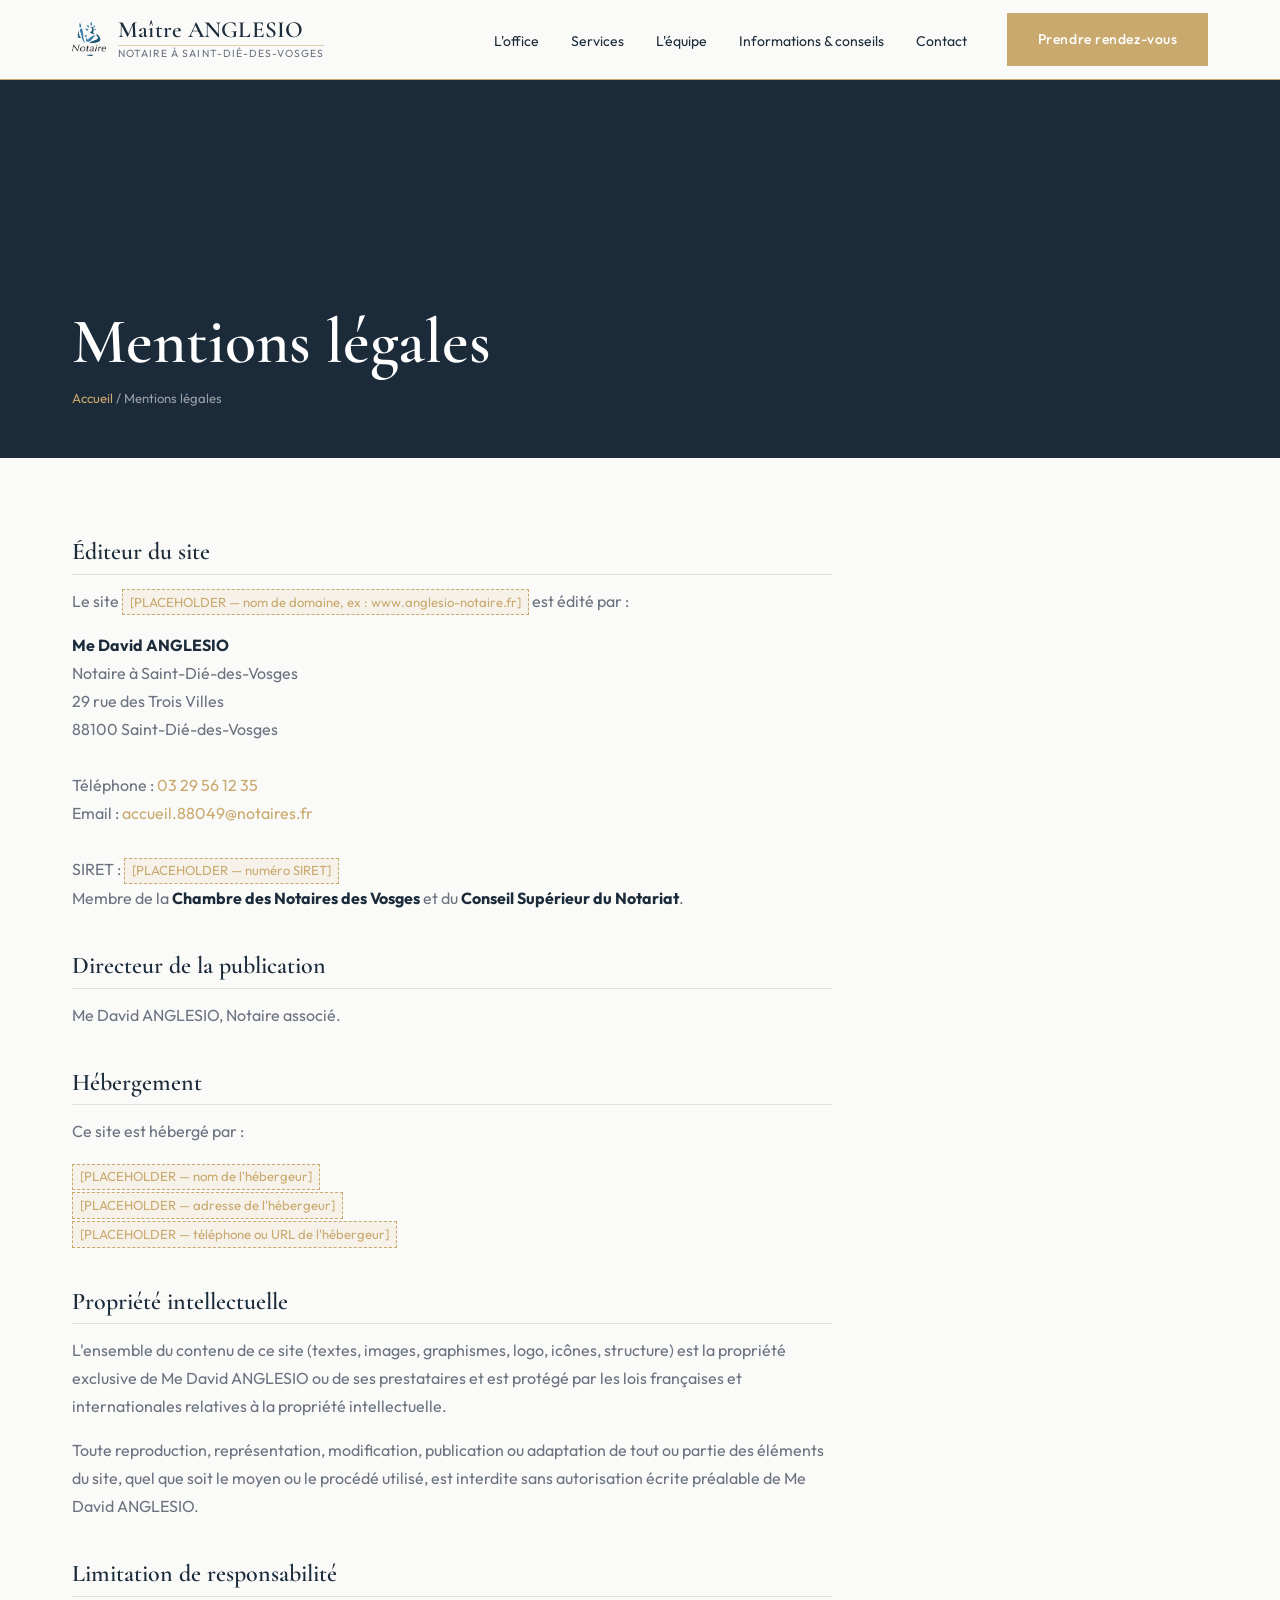
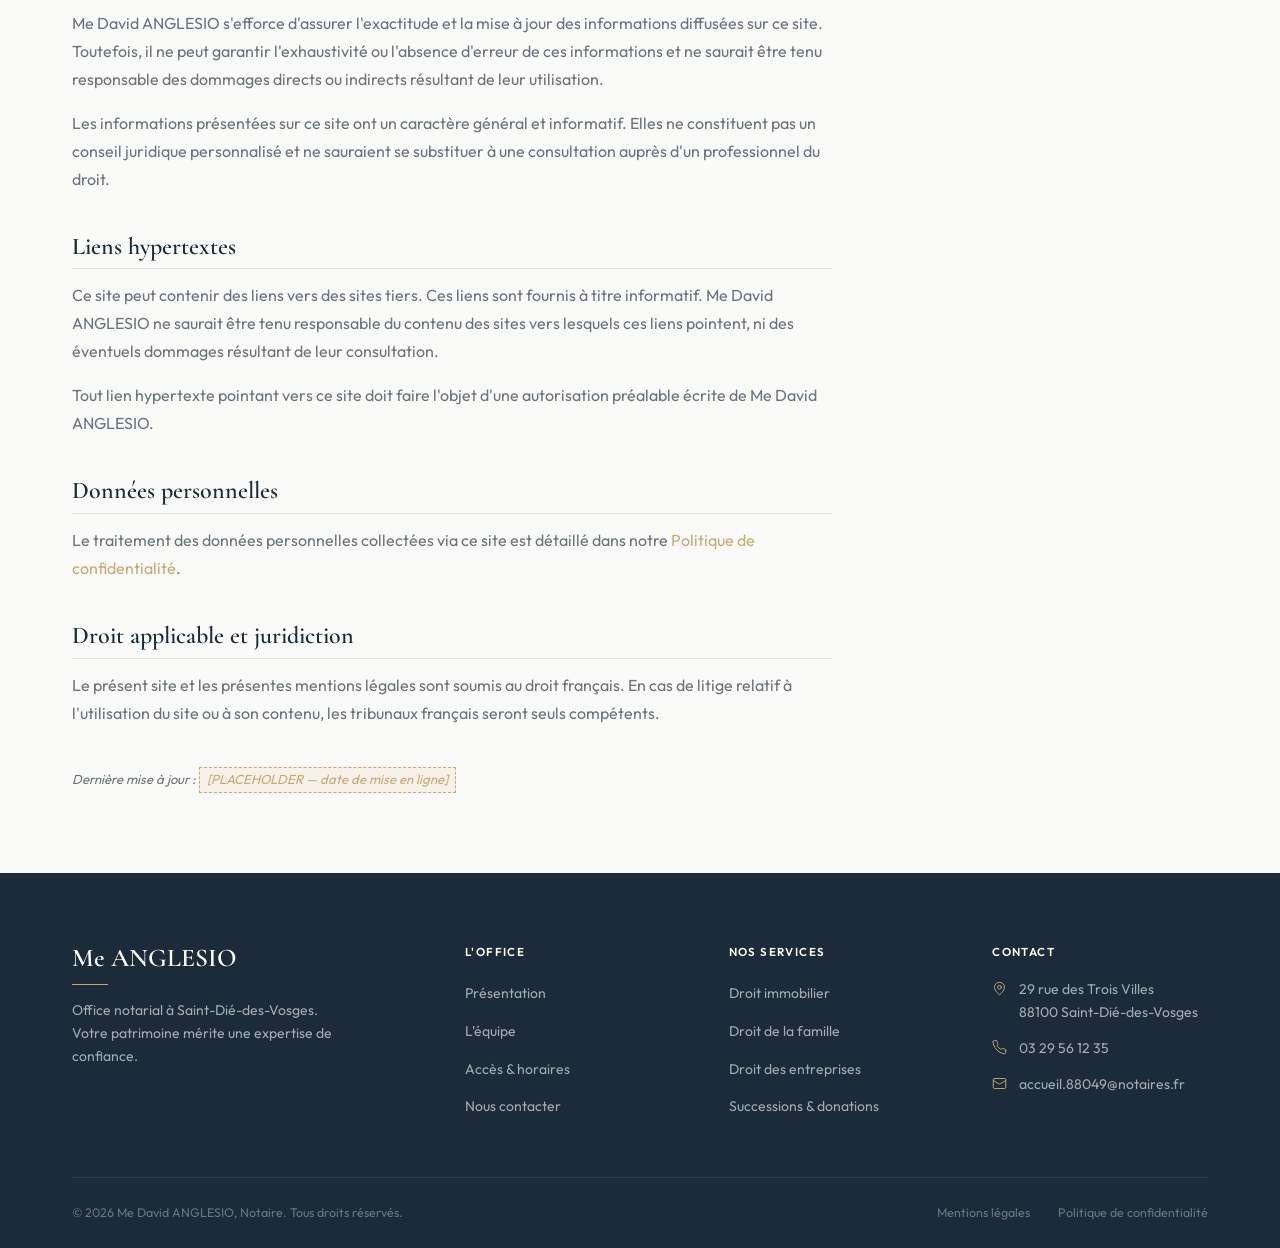
<file: mentions-legales.html>
<!DOCTYPE html>
<html lang="fr">
<head>
  <meta charset="UTF-8">
  <meta name="viewport" content="width=device-width, initial-scale=1.0">
  <meta name="description" content="Mentions légales du site de Me David ANGLESIO, notaire à Saint-Dié-des-Vosges.">
  <title>Mentions légales — Me ANGLESIO, Notaire</title>
  <link rel="preconnect" href="https://fonts.googleapis.com">
  <link rel="preconnect" href="https://fonts.gstatic.com" crossorigin>
  <link href="https://fonts.googleapis.com/css2?family=Cormorant+Garamond:wght@400;500;600&family=Outfit:wght@300;400;500;600&display=swap" rel="stylesheet">
  <link rel="stylesheet" href="css/style.css">
  <meta property="og:type" content="website">
  <meta property="og:title" content="Mentions légales — Me ANGLESIO, Notaire">
  <meta property="og:description" content="Mentions légales du site de Me David ANGLESIO, notaire à Saint-Dié-des-Vosges.">
  <meta property="og:locale" content="fr_FR">
  <meta name="twitter:card" content="summary_large_image">
  <script type="application/ld+json">
  {
    "@context": "https://schema.org",
    "@type": "LegalService",
    "name": "Me David ANGLESIO, Notaire",
    "telephone": "+33329561235",
    "email": "accueil.88049@notaires.fr",
    "address": {
      "@type": "PostalAddress",
      "streetAddress": "29 rue des Trois Villes",
      "addressLocality": "Saint-Dié-des-Vosges",
      "postalCode": "88100",
      "addressCountry": "FR"
    },
    "openingHoursSpecification": [
      {"@type": "OpeningHoursSpecification", "dayOfWeek": ["Monday","Tuesday","Wednesday","Thursday","Friday"], "opens": "09:00", "closes": "12:00"},
      {"@type": "OpeningHoursSpecification", "dayOfWeek": ["Monday","Tuesday","Wednesday","Thursday","Friday"], "opens": "14:00", "closes": "17:30"}
    ],
    "description": "Office notarial de Me David ANGLESIO à Saint-Dié-des-Vosges — droit immobilier, familial et des entreprises.",
    "areaServed": {"@type": "City", "name": "Saint-Dié-des-Vosges"},
    "knowsLanguage": ["fr", "en", "de", "pt"]
  }
  </script>
</head>
<body>

<a href="#main-content" class="skip-link">Passer au contenu principal</a>

<!-- HEADER -->
<header class="site-header">
  <nav class="nav">
    <a href="index.html" class="nav-logo" aria-label="Me ANGLESIO — Accueil">
      <img src="img/logo-notaires.png" alt="Notaires de France" class="nav-logo__notaires" width="34" height="34">
      <div class="nav-logo__text">
        <span class="nav-logo__name">Maître ANGLESIO</span>
        <span class="nav-logo__line"></span>
        <span class="nav-logo__sub">Notaire à Saint-Dié-des-Vosges</span>
      </div>
    </a>
    <div class="nav-menu" id="nav-menu">
      <ul class="nav-links">
        <li><a href="office.html">L'office</a></li>
        <li><a href="services.html">Services</a></li>
        <li><a href="equipe.html">L'équipe</a></li>
        <li><a href="actualites.html">Informations &amp; conseils</a></li>
        <li><a href="contact.html">Contact</a></li>
      </ul>
      <a href="contact.html" class="btn btn--primary">Prendre rendez-vous</a>
    </div>
    <button class="nav-burger" id="nav-burger" aria-label="Ouvrir le menu" aria-expanded="false">
      <span></span><span></span><span></span>
    </button>
  </nav>
</header>

<main id="main-content">

<!-- PAGE HERO -->
<section class="page-hero">
  <div class="page-hero__bg"></div>
  <div class="page-hero__overlay"></div>
  <div class="container">
    <div class="page-hero__content">
      <h1>Mentions légales</h1>
      <p class="page-hero__breadcrumb"><a href="index.html">Accueil</a> / Mentions légales</p>
    </div>
  </div>
</section>

<!-- CONTENU -->
<section class="section">
  <div class="container">
    <div class="legal-content reveal">

      <h2>Éditeur du site</h2>
      <p>Le site <span class="legal-placeholder">[PLACEHOLDER — nom de domaine, ex : www.anglesio-notaire.fr]</span> est édité par :</p>
      <p>
        <strong>Me David ANGLESIO</strong><br>
        Notaire à Saint-Dié-des-Vosges<br>
        29 rue des Trois Villes<br>
        88100 Saint-Dié-des-Vosges<br><br>
        Téléphone : <a href="tel:+33329561235">03 29 56 12 35</a><br>
        Email : <a href="mailto:accueil.88049@notaires.fr">accueil.88049@notaires.fr</a><br><br>
        SIRET : <span class="legal-placeholder">[PLACEHOLDER — numéro SIRET]</span><br>
        Membre de la <strong>Chambre des Notaires des Vosges</strong> et du <strong>Conseil Supérieur du Notariat</strong>.
      </p>

      <h2>Directeur de la publication</h2>
      <p>Me David ANGLESIO, Notaire associé.</p>

      <h2>Hébergement</h2>
      <p>Ce site est hébergé par :</p>
      <p>
        <span class="legal-placeholder">[PLACEHOLDER — nom de l'hébergeur]</span><br>
        <span class="legal-placeholder">[PLACEHOLDER — adresse de l'hébergeur]</span><br>
        <span class="legal-placeholder">[PLACEHOLDER — téléphone ou URL de l'hébergeur]</span>
      </p>

      <h2>Propriété intellectuelle</h2>
      <p>L'ensemble du contenu de ce site (textes, images, graphismes, logo, icônes, structure) est la propriété exclusive de Me David ANGLESIO ou de ses prestataires et est protégé par les lois françaises et internationales relatives à la propriété intellectuelle.</p>
      <p>Toute reproduction, représentation, modification, publication ou adaptation de tout ou partie des éléments du site, quel que soit le moyen ou le procédé utilisé, est interdite sans autorisation écrite préalable de Me David ANGLESIO.</p>

      <h2>Limitation de responsabilité</h2>
      <p>Me David ANGLESIO s'efforce d'assurer l'exactitude et la mise à jour des informations diffusées sur ce site. Toutefois, il ne peut garantir l'exhaustivité ou l'absence d'erreur de ces informations et ne saurait être tenu responsable des dommages directs ou indirects résultant de leur utilisation.</p>
      <p>Les informations présentées sur ce site ont un caractère général et informatif. Elles ne constituent pas un conseil juridique personnalisé et ne sauraient se substituer à une consultation auprès d'un professionnel du droit.</p>

      <h2>Liens hypertextes</h2>
      <p>Ce site peut contenir des liens vers des sites tiers. Ces liens sont fournis à titre informatif. Me David ANGLESIO ne saurait être tenu responsable du contenu des sites vers lesquels ces liens pointent, ni des éventuels dommages résultant de leur consultation.</p>
      <p>Tout lien hypertexte pointant vers ce site doit faire l'objet d'une autorisation préalable écrite de Me David ANGLESIO.</p>

      <h2>Données personnelles</h2>
      <p>Le traitement des données personnelles collectées via ce site est détaillé dans notre <a href="confidentialite.html">Politique de confidentialité</a>.</p>

      <h2>Droit applicable et juridiction</h2>
      <p>Le présent site et les présentes mentions légales sont soumis au droit français. En cas de litige relatif à l'utilisation du site ou à son contenu, les tribunaux français seront seuls compétents.</p>

      <p style="margin-top:2.5rem;font-size:0.82rem;color:var(--color-text-muted);">
        <em>Dernière mise à jour : <span class="legal-placeholder">[PLACEHOLDER — date de mise en ligne]</span></em>
      </p>

    </div>
  </div>
</section>

</main>

<!-- FOOTER -->
<footer class="site-footer">
  <div class="container">
    <div class="footer-top">
      <div class="footer-brand">
        <div class="footer-brand__name">Me ANGLESIO</div>
        <span class="footer-brand__sep"></span>
        <p class="footer-brand__tagline">Office notarial à Saint-Dié-des-Vosges. Votre patrimoine mérite une expertise de confiance.</p>
      </div>
      <div class="footer-col">
        <h4>L'office</h4>
        <ul>
          <li><a href="office.html">Présentation</a></li>
          <li><a href="equipe.html">L'équipe</a></li>
          <li><a href="office.html#acces">Accès &amp; horaires</a></li>
          <li><a href="contact.html">Nous contacter</a></li>
        </ul>
      </div>
      <div class="footer-col">
        <h4>Nos services</h4>
        <ul>
          <li><a href="services.html#immobilier">Droit immobilier</a></li>
          <li><a href="services.html#famille">Droit de la famille</a></li>
          <li><a href="services.html#entreprises">Droit des entreprises</a></li>
          <li><a href="services.html#successions">Successions &amp; donations</a></li>
        </ul>
      </div>
      <div class="footer-col">
        <h4>Contact</h4>
        <div class="footer-contact-item">
          <svg xmlns="http://www.w3.org/2000/svg" viewBox="0 0 24 24" fill="none" stroke-width="1.5" stroke-linecap="round" stroke-linejoin="round"><path d="M20 10c0 6-8 12-8 12s-8-6-8-12a8 8 0 0 1 16 0Z"/><circle cx="12" cy="10" r="3"/></svg>
          <address>29 rue des Trois Villes<br>88100 Saint-Dié-des-Vosges</address>
        </div>
        <div class="footer-contact-item">
          <svg xmlns="http://www.w3.org/2000/svg" viewBox="0 0 24 24" fill="none" stroke-width="1.5" stroke-linecap="round" stroke-linejoin="round"><path d="M22 16.92v3a2 2 0 0 1-2.18 2 19.79 19.79 0 0 1-8.63-3.07A19.5 19.5 0 0 1 4.69 12 19.79 19.79 0 0 1 1.56 3.47 2 2 0 0 1 3.53 1h3a2 2 0 0 1 2 1.72 12.84 12.84 0 0 0 .7 2.81 2 2 0 0 1-.45 2.11L7.91 8.7a16 16 0 0 0 6.29 6.29l.81-.81a2 2 0 0 1 2.11-.45c.91.34 1.85.57 2.81.7A2 2 0 0 1 22 16.92z"/></svg>
          <a href="tel:+33329561235">03 29 56 12 35</a>
        </div>
        <div class="footer-contact-item">
          <svg xmlns="http://www.w3.org/2000/svg" viewBox="0 0 24 24" fill="none" stroke-width="1.5" stroke-linecap="round" stroke-linejoin="round"><rect width="20" height="16" x="2" y="4" rx="2"/><path d="m22 7-8.97 5.7a1.94 1.94 0 0 1-2.06 0L2 7"/></svg>
          <a href="mailto:accueil.88049@notaires.fr">accueil.88049@notaires.fr</a>
        </div>
      </div>
    </div>
    <div class="footer-bottom">
      <span>&copy; 2026 Me David ANGLESIO, Notaire. Tous droits réservés.</span>
      <div class="footer-bottom__links">
        <a href="mentions-legales.html">Mentions légales</a>
        <a href="confidentialite.html">Politique de confidentialité</a>
      </div>
    </div>
  </div>
</footer>

<script src="js/main.js" defer></script>
</body>
</html>
</file>
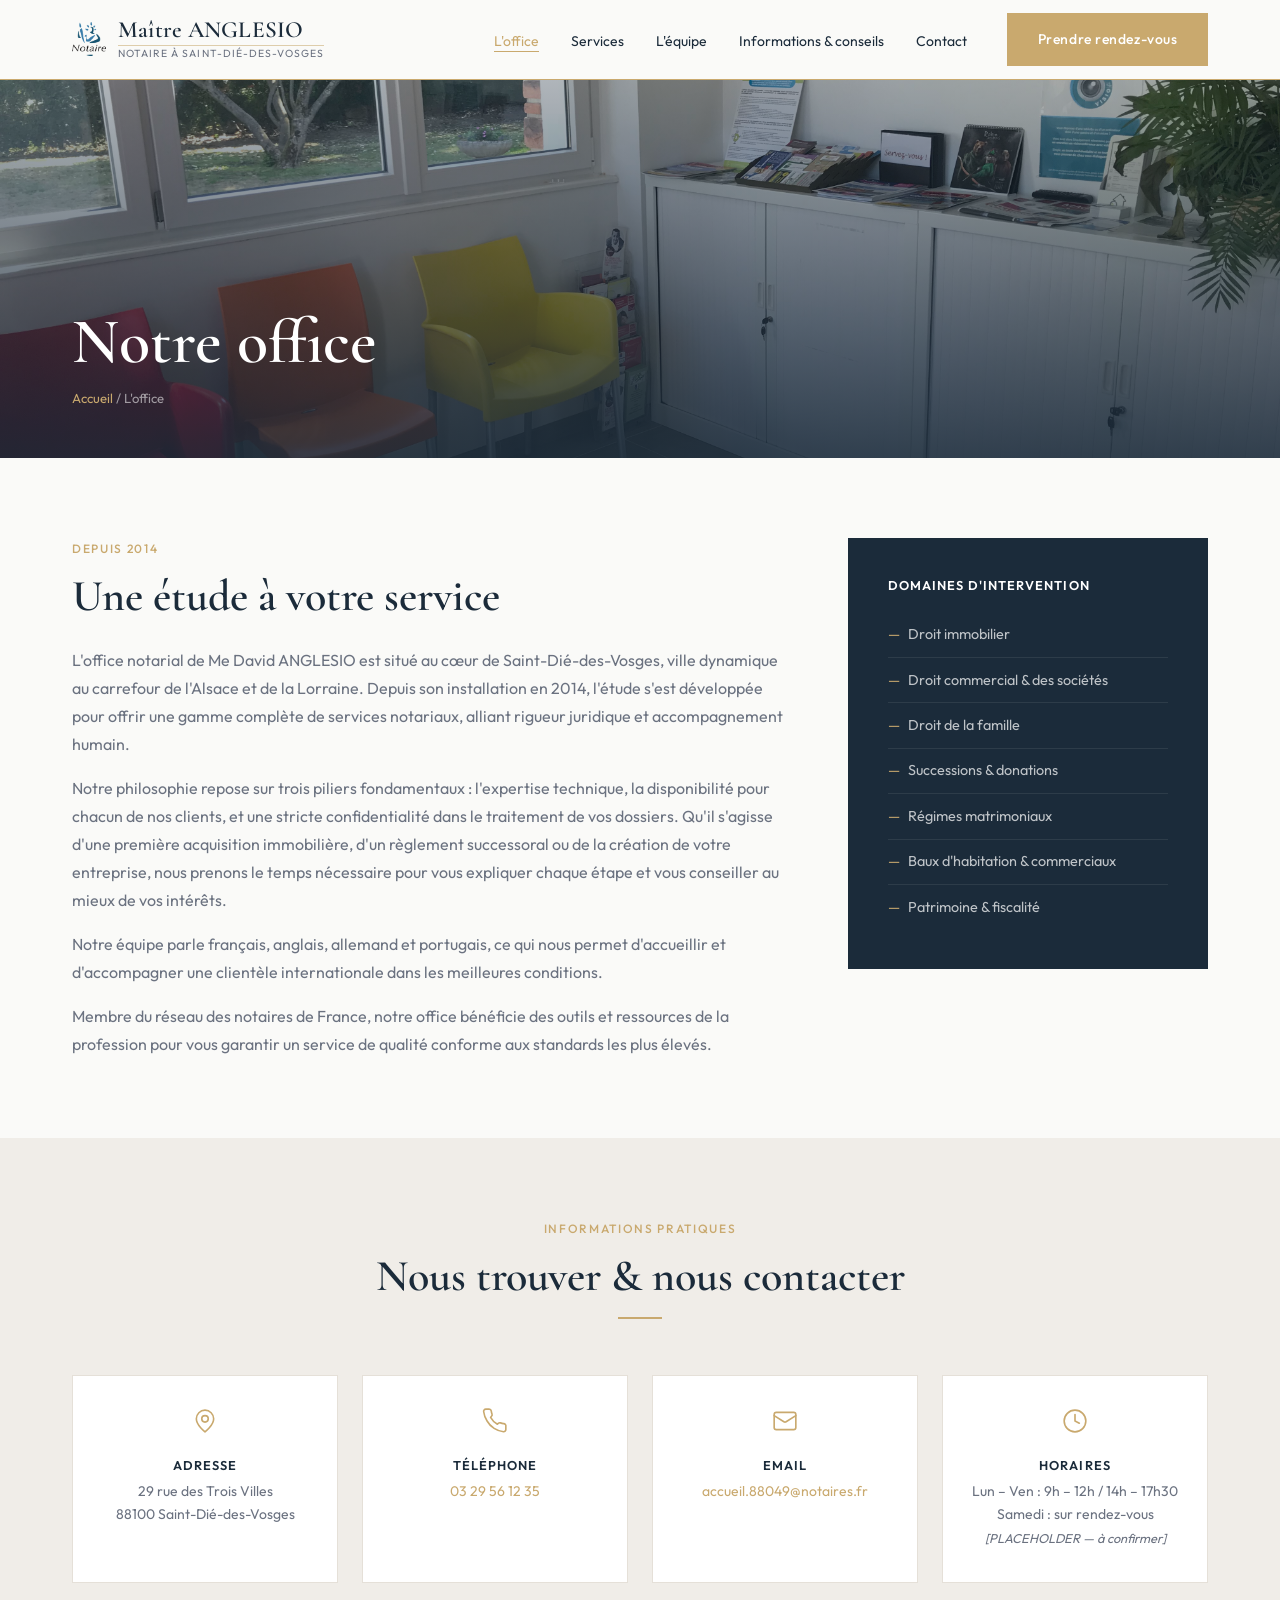
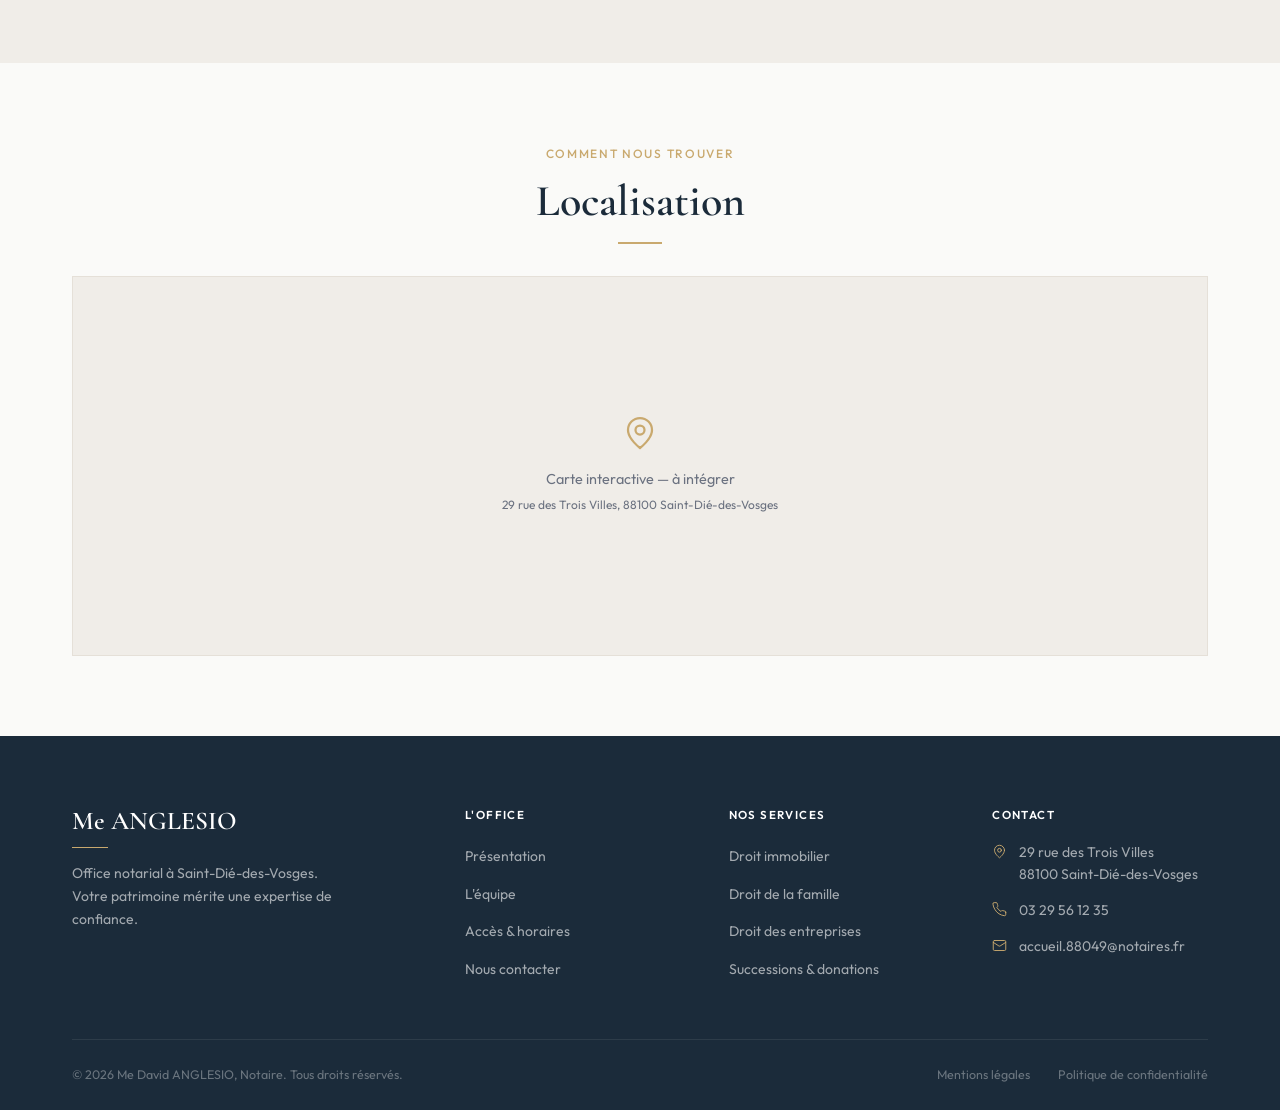
<file: office.html>
<!DOCTYPE html>
<html lang="fr">
<head>
  <meta charset="UTF-8">
  <meta name="viewport" content="width=device-width, initial-scale=1.0">
  <meta name="description" content="L'office notarial de Me David ANGLESIO à Saint-Dié-des-Vosges — présentation, horaires, adresse et accès.">
  <title>L'office — Me ANGLESIO, Notaire</title>
  <link rel="preconnect" href="https://fonts.googleapis.com">
  <link rel="preconnect" href="https://fonts.gstatic.com" crossorigin>
  <link href="https://fonts.googleapis.com/css2?family=Cormorant+Garamond:wght@400;500;600&family=Outfit:wght@300;400;500;600&display=swap" rel="stylesheet">
  <link rel="stylesheet" href="css/style.css">
  <meta property="og:type" content="website">
  <meta property="og:title" content="L'office — Me ANGLESIO, Notaire à Saint-Dié-des-Vosges">
  <meta property="og:description" content="L'office notarial de Me David ANGLESIO à Saint-Dié-des-Vosges — présentation, horaires, adresse et accès.">
  <meta property="og:locale" content="fr_FR">
  <meta name="twitter:card" content="summary_large_image">
  <script type="application/ld+json">
  {
    "@context": "https://schema.org",
    "@type": "LegalService",
    "name": "Me David ANGLESIO, Notaire",
    "telephone": "+33329561235",
    "email": "accueil.88049@notaires.fr",
    "address": {
      "@type": "PostalAddress",
      "streetAddress": "29 rue des Trois Villes",
      "addressLocality": "Saint-Dié-des-Vosges",
      "postalCode": "88100",
      "addressCountry": "FR"
    },
    "openingHoursSpecification": [
      {"@type": "OpeningHoursSpecification", "dayOfWeek": ["Monday","Tuesday","Wednesday","Thursday","Friday"], "opens": "09:00", "closes": "12:00"},
      {"@type": "OpeningHoursSpecification", "dayOfWeek": ["Monday","Tuesday","Wednesday","Thursday","Friday"], "opens": "14:00", "closes": "17:30"}
    ],
    "description": "Office notarial de Me David ANGLESIO à Saint-Dié-des-Vosges — droit immobilier, familial et des entreprises.",
    "areaServed": {"@type": "City", "name": "Saint-Dié-des-Vosges"},
    "knowsLanguage": ["fr", "en", "de", "pt"]
  }
  </script>
</head>
<body>

<a href="#main-content" class="skip-link">Passer au contenu principal</a>

<!-- HEADER -->
<header class="site-header">
  <nav class="nav">
    <a href="index.html" class="nav-logo" aria-label="Me ANGLESIO — Accueil">
      <img src="img/logo-notaires.png" alt="Notaires de France" class="nav-logo__notaires" width="34" height="34">
      <div class="nav-logo__text">
        <span class="nav-logo__name">Maître ANGLESIO</span>
        <span class="nav-logo__line"></span>
        <span class="nav-logo__sub">Notaire à Saint-Dié-des-Vosges</span>
      </div>
    </a>
    <div class="nav-menu" id="nav-menu">
      <ul class="nav-links">
        <li><a href="office.html">L'office</a></li>
        <li><a href="services.html">Services</a></li>
        <li><a href="equipe.html">L'équipe</a></li>
        <li><a href="actualites.html">Informations &amp; conseils</a></li>
        <li><a href="contact.html">Contact</a></li>
      </ul>
      <a href="contact.html" class="btn btn--primary">Prendre rendez-vous</a>
    </div>
    <button class="nav-burger" id="nav-burger" aria-label="Ouvrir le menu" aria-expanded="false">
      <span></span><span></span><span></span>
    </button>
  </nav>
</header>

<main id="main-content">

<!-- PAGE HERO -->
<section class="page-hero">
  <div class="page-hero__bg" style="background-image: url('img/Etdue2.JPG');" role="img" aria-label="Intérieur de l'office notarial"></div>
  <div class="page-hero__overlay"></div>
  <div class="container">
    <div class="page-hero__content">
      <h1>Notre office</h1>
      <p class="page-hero__breadcrumb"><a href="index.html">Accueil</a> / L'office</p>
    </div>
  </div>
</section>

<!-- PRÉSENTATION -->
<section class="section" id="presentation">
  <div class="container">
    <div class="office-presentation">
      <div class="office-presentation__text reveal">
        <span class="section-eyebrow">Depuis 2014</span>
        <h2>Une étude à votre service</h2>
        <p>L'office notarial de Me David ANGLESIO est situé au cœur de Saint-Dié-des-Vosges, ville dynamique au carrefour de l'Alsace et de la Lorraine. Depuis son installation en 2014, l'étude s'est développée pour offrir une gamme complète de services notariaux, alliant rigueur juridique et accompagnement humain.</p>
        <p>Notre philosophie repose sur trois piliers fondamentaux : l'expertise technique, la disponibilité pour chacun de nos clients, et une stricte confidentialité dans le traitement de vos dossiers. Qu'il s'agisse d'une première acquisition immobilière, d'un règlement successoral ou de la création de votre entreprise, nous prenons le temps nécessaire pour vous expliquer chaque étape et vous conseiller au mieux de vos intérêts.</p>
        <p>Notre équipe parle français, anglais, allemand et portugais, ce qui nous permet d'accueillir et d'accompagner une clientèle internationale dans les meilleures conditions.</p>
        <p>Membre du réseau des notaires de France, notre office bénéficie des outils et ressources de la profession pour vous garantir un service de qualité conforme aux standards les plus élevés.</p>
      </div>
      <div class="office-aside reveal reveal-d1">
        <h3>Domaines d'intervention</h3>
        <ul class="domain-list">
          <li>Droit immobilier</li>
          <li>Droit commercial &amp; des sociétés</li>
          <li>Droit de la famille</li>
          <li>Successions &amp; donations</li>
          <li>Régimes matrimoniaux</li>
          <li>Baux d'habitation &amp; commerciaux</li>
          <li>Patrimoine &amp; fiscalité</li>
        </ul>
      </div>
    </div>
  </div>
</section>

<!-- INFOS PRATIQUES -->
<section class="section section--alt" id="acces">
  <div class="container">
    <div class="section-header reveal">
      <span class="section-eyebrow">Informations pratiques</span>
      <h2>Nous trouver &amp; nous contacter</h2>
      <span class="divider"></span>
    </div>
    <div class="info-grid">
      <div class="info-card reveal reveal-d1">
        <div class="info-card__icon">
          <svg xmlns="http://www.w3.org/2000/svg" viewBox="0 0 24 24" fill="none" stroke-width="1.5" stroke-linecap="round" stroke-linejoin="round"><path d="M20 10c0 6-8 12-8 12s-8-6-8-12a8 8 0 0 1 16 0Z"/><circle cx="12" cy="10" r="3"/></svg>
        </div>
        <h4>Adresse</h4>
        <address>29 rue des Trois Villes<br>88100 Saint-Dié-des-Vosges</address>
      </div>
      <div class="info-card reveal reveal-d2">
        <div class="info-card__icon">
          <svg xmlns="http://www.w3.org/2000/svg" viewBox="0 0 24 24" fill="none" stroke-width="1.5" stroke-linecap="round" stroke-linejoin="round"><path d="M22 16.92v3a2 2 0 0 1-2.18 2 19.79 19.79 0 0 1-8.63-3.07A19.5 19.5 0 0 1 4.69 12 19.79 19.79 0 0 1 1.56 3.47 2 2 0 0 1 3.53 1h3a2 2 0 0 1 2 1.72 12.84 12.84 0 0 0 .7 2.81 2 2 0 0 1-.45 2.11L7.91 8.7a16 16 0 0 0 6.29 6.29l.81-.81a2 2 0 0 1 2.11-.45c.91.34 1.85.57 2.81.7A2 2 0 0 1 22 16.92z"/></svg>
        </div>
        <h4>Téléphone</h4>
        <p><a href="tel:+33329561235">03 29 56 12 35</a></p>
      </div>
      <div class="info-card reveal reveal-d3">
        <div class="info-card__icon">
          <svg xmlns="http://www.w3.org/2000/svg" viewBox="0 0 24 24" fill="none" stroke-width="1.5" stroke-linecap="round" stroke-linejoin="round"><rect width="20" height="16" x="2" y="4" rx="2"/><path d="m22 7-8.97 5.7a1.94 1.94 0 0 1-2.06 0L2 7"/></svg>
        </div>
        <h4>Email</h4>
        <p><a href="mailto:accueil.88049@notaires.fr">accueil.88049@notaires.fr</a></p>
      </div>
      <div class="info-card reveal reveal-d4">
        <div class="info-card__icon">
          <svg xmlns="http://www.w3.org/2000/svg" viewBox="0 0 24 24" fill="none" stroke-width="1.5" stroke-linecap="round" stroke-linejoin="round"><circle cx="12" cy="12" r="10"/><polyline points="12 6 12 12 16 14"/></svg>
        </div>
        <h4>Horaires</h4>
        <p>
          Lun – Ven : 9h – 12h / 14h – 17h30<br>
          Samedi : sur rendez-vous<br>
          <em style="font-size:0.8rem;color:var(--color-text-muted);">[PLACEHOLDER — à confirmer]</em>
        </p>
      </div>
    </div>
  </div>
</section>

<!-- CARTE -->
<section class="section">
  <div class="container">
    <div class="section-header reveal" style="margin-bottom:2rem;">
      <span class="section-eyebrow">Comment nous trouver</span>
      <h2>Localisation</h2>
      <span class="divider"></span>
    </div>
    <div class="map-placeholder reveal">
      <svg xmlns="http://www.w3.org/2000/svg" viewBox="0 0 24 24" fill="none" stroke-width="1.5" stroke-linecap="round" stroke-linejoin="round"><path d="M20 10c0 6-8 12-8 12s-8-6-8-12a8 8 0 0 1 16 0Z"/><circle cx="12" cy="10" r="3"/></svg>
      <p>Carte interactive — à intégrer<br><small>29 rue des Trois Villes, 88100 Saint-Dié-des-Vosges</small></p>
    </div>
  </div>
</section>

</main>

<!-- FOOTER -->
<footer class="site-footer">
  <div class="container">
    <div class="footer-top">
      <div class="footer-brand">
        <div class="footer-brand__name">Me ANGLESIO</div>
        <span class="footer-brand__sep"></span>
        <p class="footer-brand__tagline">Office notarial à Saint-Dié-des-Vosges. Votre patrimoine mérite une expertise de confiance.</p>
      </div>
      <div class="footer-col">
        <h4>L'office</h4>
        <ul>
          <li><a href="office.html">Présentation</a></li>
          <li><a href="equipe.html">L'équipe</a></li>
          <li><a href="office.html#acces">Accès &amp; horaires</a></li>
          <li><a href="contact.html">Nous contacter</a></li>
        </ul>
      </div>
      <div class="footer-col">
        <h4>Nos services</h4>
        <ul>
          <li><a href="services.html#immobilier">Droit immobilier</a></li>
          <li><a href="services.html#famille">Droit de la famille</a></li>
          <li><a href="services.html#entreprises">Droit des entreprises</a></li>
          <li><a href="services.html#successions">Successions &amp; donations</a></li>
        </ul>
      </div>
      <div class="footer-col">
        <h4>Contact</h4>
        <div class="footer-contact-item">
          <svg xmlns="http://www.w3.org/2000/svg" viewBox="0 0 24 24" fill="none" stroke-width="1.5" stroke-linecap="round" stroke-linejoin="round"><path d="M20 10c0 6-8 12-8 12s-8-6-8-12a8 8 0 0 1 16 0Z"/><circle cx="12" cy="10" r="3"/></svg>
          <address>29 rue des Trois Villes<br>88100 Saint-Dié-des-Vosges</address>
        </div>
        <div class="footer-contact-item">
          <svg xmlns="http://www.w3.org/2000/svg" viewBox="0 0 24 24" fill="none" stroke-width="1.5" stroke-linecap="round" stroke-linejoin="round"><path d="M22 16.92v3a2 2 0 0 1-2.18 2 19.79 19.79 0 0 1-8.63-3.07A19.5 19.5 0 0 1 4.69 12 19.79 19.79 0 0 1 1.56 3.47 2 2 0 0 1 3.53 1h3a2 2 0 0 1 2 1.72 12.84 12.84 0 0 0 .7 2.81 2 2 0 0 1-.45 2.11L7.91 8.7a16 16 0 0 0 6.29 6.29l.81-.81a2 2 0 0 1 2.11-.45c.91.34 1.85.57 2.81.7A2 2 0 0 1 22 16.92z"/></svg>
          <a href="tel:+33329561235">03 29 56 12 35</a>
        </div>
        <div class="footer-contact-item">
          <svg xmlns="http://www.w3.org/2000/svg" viewBox="0 0 24 24" fill="none" stroke-width="1.5" stroke-linecap="round" stroke-linejoin="round"><rect width="20" height="16" x="2" y="4" rx="2"/><path d="m22 7-8.97 5.7a1.94 1.94 0 0 1-2.06 0L2 7"/></svg>
          <a href="mailto:accueil.88049@notaires.fr">accueil.88049@notaires.fr</a>
        </div>
      </div>
    </div>
    <div class="footer-bottom">
      <span>&copy; 2026 Me David ANGLESIO, Notaire. Tous droits réservés.</span>
      <div class="footer-bottom__links">
        <a href="mentions-legales.html">Mentions légales</a>
        <a href="confidentialite.html">Politique de confidentialité</a>
      </div>
    </div>
  </div>
</footer>

<script src="js/main.js" defer></script>
</body>
</html>
</file>
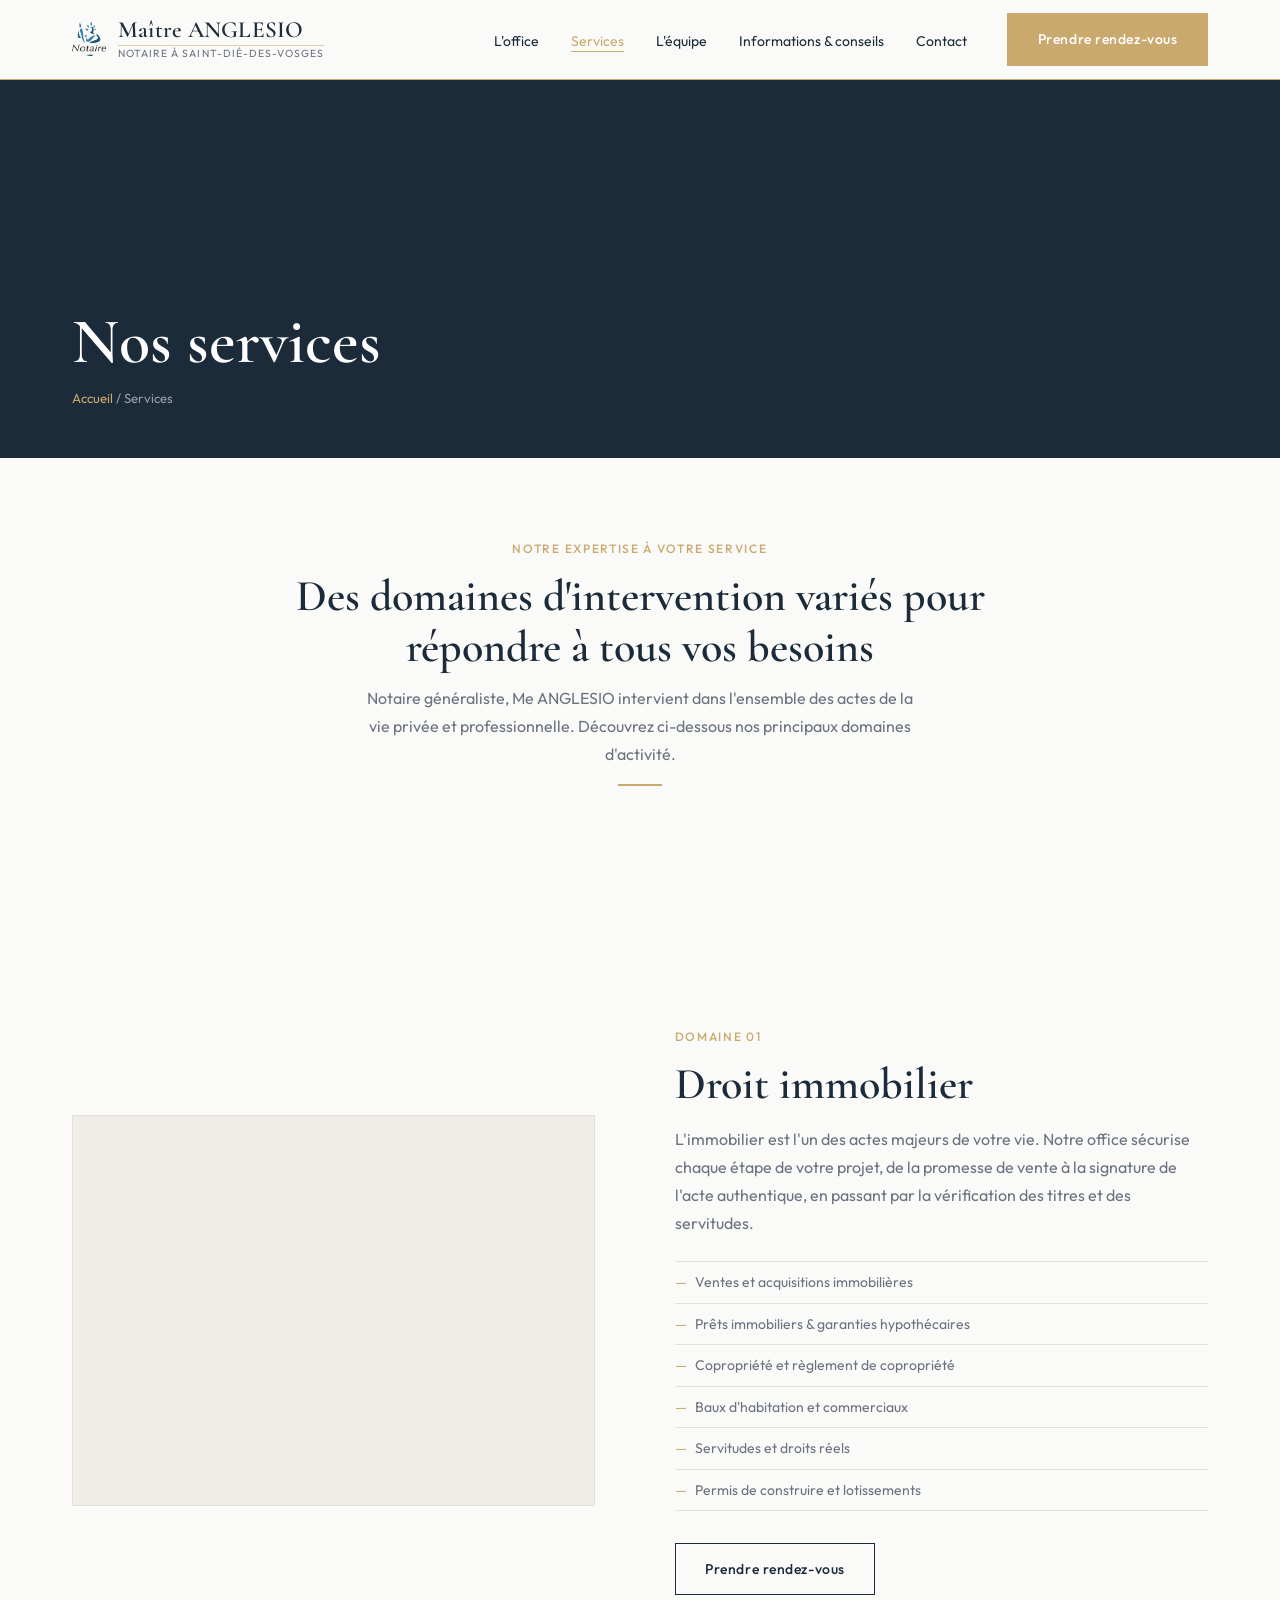
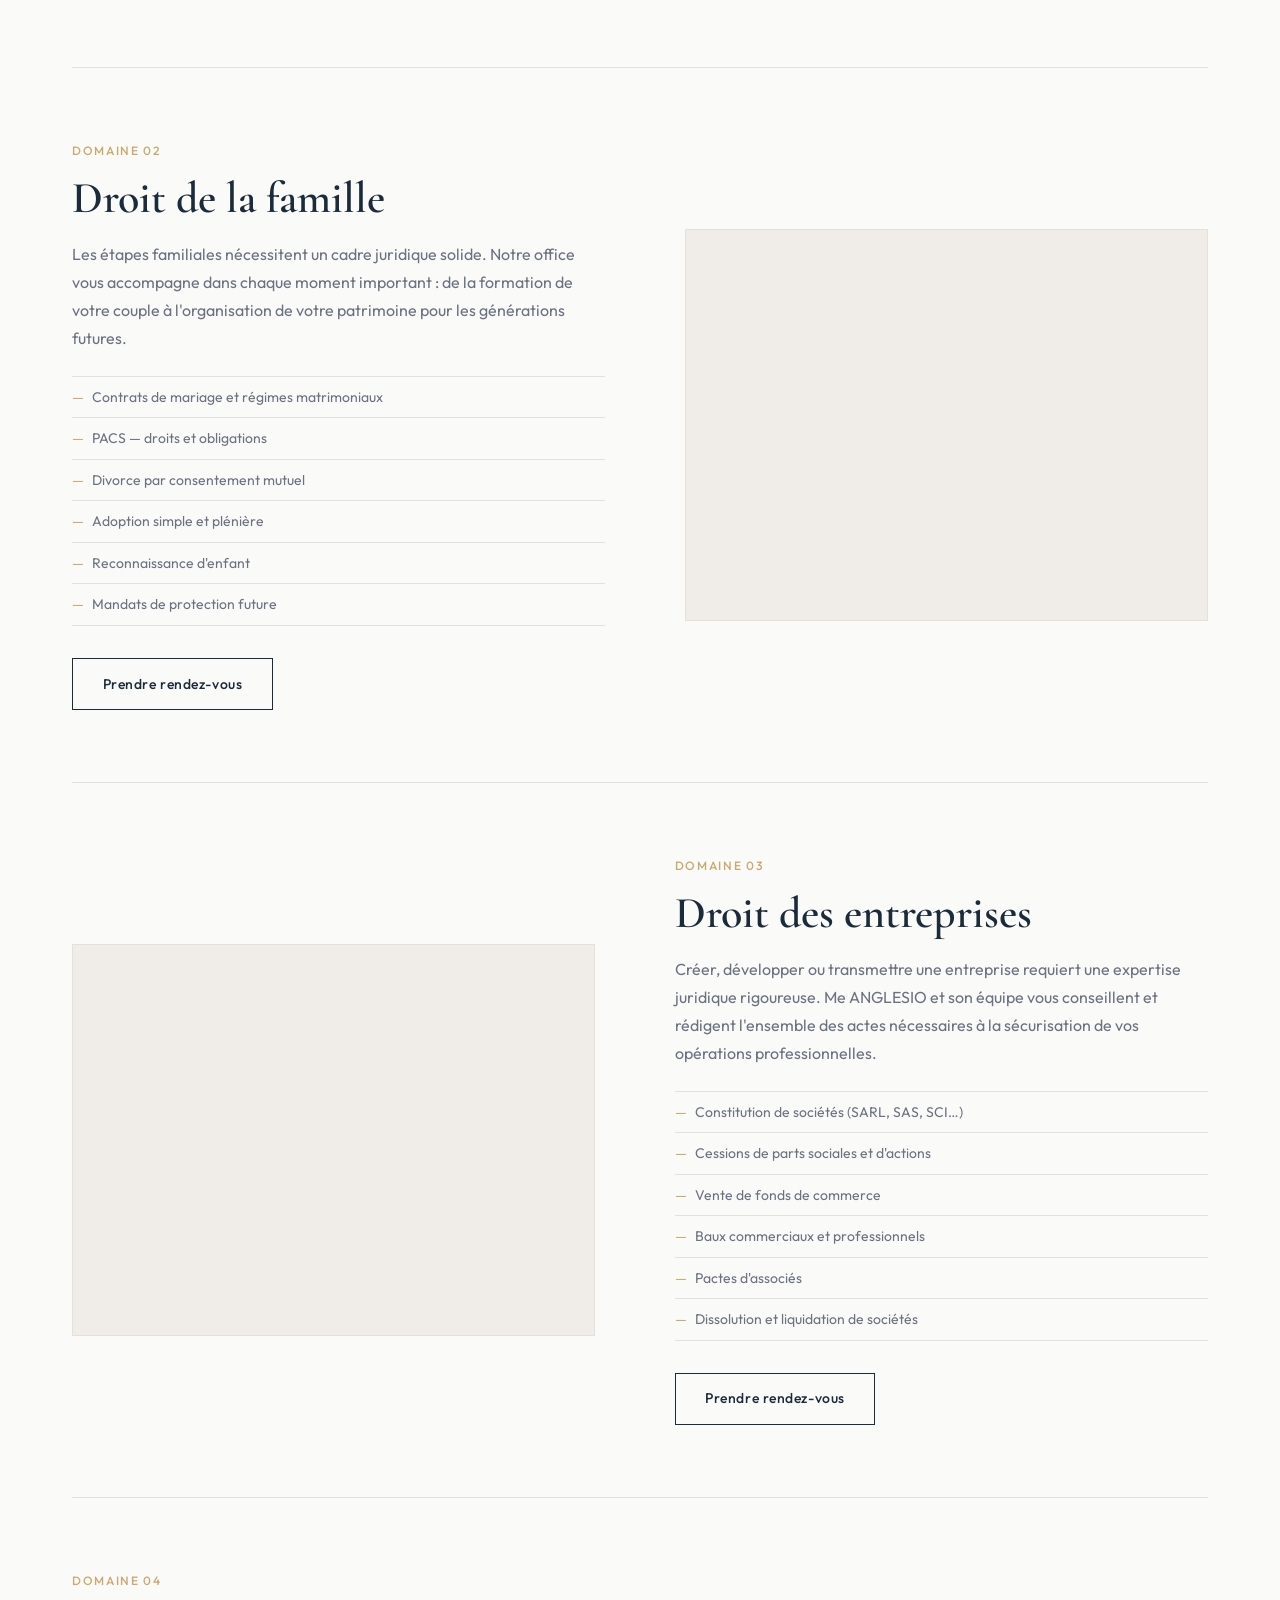
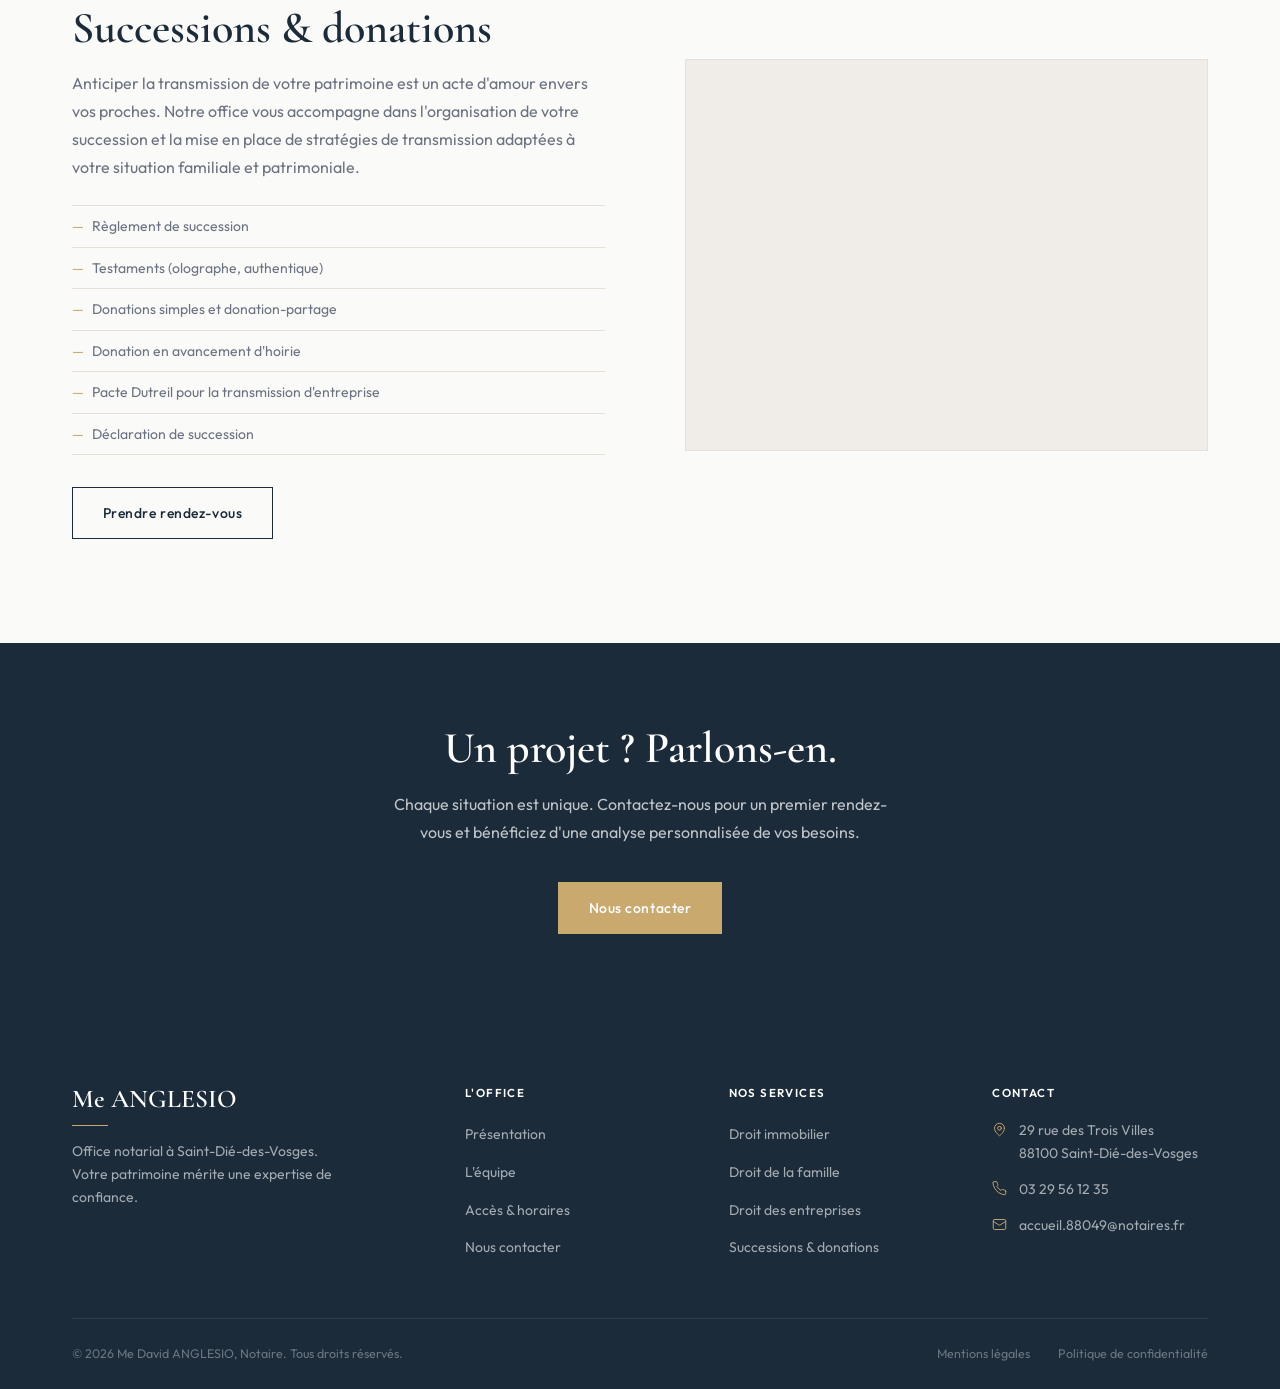
<file: services.html>
<!DOCTYPE html>
<html lang="fr">
<head>
  <meta charset="UTF-8">
  <meta name="viewport" content="width=device-width, initial-scale=1.0">
  <meta name="description" content="Les services de Me ANGLESIO, notaire à Saint-Dié-des-Vosges : droit immobilier, famille, entreprises, successions et donations.">
  <title>Nos services — Me ANGLESIO, Notaire</title>
  <link rel="preconnect" href="https://fonts.googleapis.com">
  <link rel="preconnect" href="https://fonts.gstatic.com" crossorigin>
  <link href="https://fonts.googleapis.com/css2?family=Cormorant+Garamond:wght@400;500;600&family=Outfit:wght@300;400;500;600&display=swap" rel="stylesheet">
  <link rel="stylesheet" href="css/style.css">
  <meta property="og:type" content="website">
  <meta property="og:title" content="Nos services — Me ANGLESIO, Notaire à Saint-Dié-des-Vosges">
  <meta property="og:description" content="Les services de Me ANGLESIO, notaire à Saint-Dié-des-Vosges : droit immobilier, famille, entreprises, successions et donations.">
  <meta property="og:locale" content="fr_FR">
  <meta name="twitter:card" content="summary_large_image">
  <script type="application/ld+json">
  {
    "@context": "https://schema.org",
    "@type": "LegalService",
    "name": "Me David ANGLESIO, Notaire",
    "telephone": "+33329561235",
    "email": "accueil.88049@notaires.fr",
    "address": {
      "@type": "PostalAddress",
      "streetAddress": "29 rue des Trois Villes",
      "addressLocality": "Saint-Dié-des-Vosges",
      "postalCode": "88100",
      "addressCountry": "FR"
    },
    "openingHoursSpecification": [
      {"@type": "OpeningHoursSpecification", "dayOfWeek": ["Monday","Tuesday","Wednesday","Thursday","Friday"], "opens": "09:00", "closes": "12:00"},
      {"@type": "OpeningHoursSpecification", "dayOfWeek": ["Monday","Tuesday","Wednesday","Thursday","Friday"], "opens": "14:00", "closes": "17:30"}
    ],
    "description": "Office notarial de Me David ANGLESIO à Saint-Dié-des-Vosges — droit immobilier, familial et des entreprises.",
    "areaServed": {"@type": "City", "name": "Saint-Dié-des-Vosges"},
    "knowsLanguage": ["fr", "en", "de", "pt"]
  }
  </script>
</head>
<body>

<a href="#main-content" class="skip-link">Passer au contenu principal</a>

<!-- HEADER -->
<header class="site-header">
  <nav class="nav">
    <a href="index.html" class="nav-logo" aria-label="Me ANGLESIO — Accueil">
      <img src="img/logo-notaires.png" alt="Notaires de France" class="nav-logo__notaires" width="34" height="34">
      <div class="nav-logo__text">
        <span class="nav-logo__name">Maître ANGLESIO</span>
        <span class="nav-logo__line"></span>
        <span class="nav-logo__sub">Notaire à Saint-Dié-des-Vosges</span>
      </div>
    </a>
    <div class="nav-menu" id="nav-menu">
      <ul class="nav-links">
        <li><a href="office.html">L'office</a></li>
        <li><a href="services.html">Services</a></li>
        <li><a href="equipe.html">L'équipe</a></li>
        <li><a href="actualites.html">Informations &amp; conseils</a></li>
        <li><a href="contact.html">Contact</a></li>
      </ul>
      <a href="contact.html" class="btn btn--primary">Prendre rendez-vous</a>
    </div>
    <button class="nav-burger" id="nav-burger" aria-label="Ouvrir le menu" aria-expanded="false">
      <span></span><span></span><span></span>
    </button>
  </nav>
</header>

<main id="main-content">

<!-- PAGE HERO -->
<section class="page-hero">
  <div class="page-hero__bg" style="background-image: url('https://images.unsplash.com/photo-1556155092-490a1ba16284?w=1400&auto=format');" role="img" aria-label="Documents juridiques professionnels"></div>
  <div class="page-hero__overlay"></div>
  <div class="container">
    <div class="page-hero__content">
      <h1>Nos services</h1>
      <p class="page-hero__breadcrumb"><a href="index.html">Accueil</a> / Services</p>
    </div>
  </div>
</section>

<!-- INTRO -->
<section class="section">
  <div class="container">
    <div class="section-header reveal" style="max-width:720px; margin-left:auto; margin-right:auto;">
      <span class="section-eyebrow">Notre expertise à votre service</span>
      <h2>Des domaines d'intervention variés pour répondre à tous vos besoins</h2>
      <p>Notaire généraliste, Me ANGLESIO intervient dans l'ensemble des actes de la vie privée et professionnelle. Découvrez ci-dessous nos principaux domaines d'activité.</p>
      <span class="divider"></span>
    </div>
  </div>
</section>

<!-- SERVICE BLOCKS -->
<section class="service-blocks">
  <div class="container">

    <!-- IMMOBILIER -->
    <div class="service-block reveal" id="immobilier">
      <div class="service-block__image" style="background-image: url('https://images.unsplash.com/photo-1560518883-ce09059eeffa?w=900&auto=format');" role="img" aria-label="Droit immobilier — maison et clés"></div>
      <div class="service-block__content">
        <span class="section-eyebrow">Domaine 01</span>
        <h2>Droit immobilier</h2>
        <p>L'immobilier est l'un des actes majeurs de votre vie. Notre office sécurise chaque étape de votre projet, de la promesse de vente à la signature de l'acte authentique, en passant par la vérification des titres et des servitudes.</p>
        <ul class="service-list">
          <li>Ventes et acquisitions immobilières</li>
          <li>Prêts immobiliers &amp; garanties hypothécaires</li>
          <li>Copropriété et règlement de copropriété</li>
          <li>Baux d'habitation et commerciaux</li>
          <li>Servitudes et droits réels</li>
          <li>Permis de construire et lotissements</li>
        </ul>
        <a href="contact.html" class="btn btn--outline-dark">Prendre rendez-vous</a>
      </div>
    </div>

    <!-- FAMILLE -->
    <div class="service-block service-block--reverse reveal" id="famille">
      <div class="service-block__image" style="background-image: url('https://images.unsplash.com/photo-1529156069898-49953e39b3ac?w=900&auto=format');" role="img" aria-label="Droit de la famille — mains unies"></div>
      <div class="service-block__content">
        <span class="section-eyebrow">Domaine 02</span>
        <h2>Droit de la famille</h2>
        <p>Les étapes familiales nécessitent un cadre juridique solide. Notre office vous accompagne dans chaque moment important : de la formation de votre couple à l'organisation de votre patrimoine pour les générations futures.</p>
        <ul class="service-list">
          <li>Contrats de mariage et régimes matrimoniaux</li>
          <li>PACS — droits et obligations</li>
          <li>Divorce par consentement mutuel</li>
          <li>Adoption simple et plénière</li>
          <li>Reconnaissance d'enfant</li>
          <li>Mandats de protection future</li>
        </ul>
        <a href="contact.html" class="btn btn--outline-dark">Prendre rendez-vous</a>
      </div>
    </div>

    <!-- ENTREPRISES -->
    <div class="service-block reveal" id="entreprises">
      <div class="service-block__image" style="background-image: url('https://images.unsplash.com/photo-1507679799987-c73779587ccf?w=900&auto=format');" role="img" aria-label="Droit des entreprises — réunion professionnelle"></div>
      <div class="service-block__content">
        <span class="section-eyebrow">Domaine 03</span>
        <h2>Droit des entreprises</h2>
        <p>Créer, développer ou transmettre une entreprise requiert une expertise juridique rigoureuse. Me ANGLESIO et son équipe vous conseillent et rédigent l'ensemble des actes nécessaires à la sécurisation de vos opérations professionnelles.</p>
        <ul class="service-list">
          <li>Constitution de sociétés (SARL, SAS, SCI…)</li>
          <li>Cessions de parts sociales et d'actions</li>
          <li>Vente de fonds de commerce</li>
          <li>Baux commerciaux et professionnels</li>
          <li>Pactes d'associés</li>
          <li>Dissolution et liquidation de sociétés</li>
        </ul>
        <a href="contact.html" class="btn btn--outline-dark">Prendre rendez-vous</a>
      </div>
    </div>

    <!-- SUCCESSIONS -->
    <div class="service-block service-block--reverse reveal" id="successions">
      <div class="service-block__image" style="background-image: url('https://images.unsplash.com/photo-1450101499163-c8848c66ca85?w=900&auto=format');" role="img" aria-label="Successions et donations — testament et stylo"></div>
      <div class="service-block__content">
        <span class="section-eyebrow">Domaine 04</span>
        <h2>Successions &amp; donations</h2>
        <p>Anticiper la transmission de votre patrimoine est un acte d'amour envers vos proches. Notre office vous accompagne dans l'organisation de votre succession et la mise en place de stratégies de transmission adaptées à votre situation familiale et patrimoniale.</p>
        <ul class="service-list">
          <li>Règlement de succession</li>
          <li>Testaments (olographe, authentique)</li>
          <li>Donations simples et donation-partage</li>
          <li>Donation en avancement d'hoirie</li>
          <li>Pacte Dutreil pour la transmission d'entreprise</li>
          <li>Déclaration de succession</li>
        </ul>
        <a href="contact.html" class="btn btn--outline-dark">Prendre rendez-vous</a>
      </div>
    </div>

  </div>
</section>

<!-- CTA BAND -->
<section class="section--dark cta-band reveal">
  <div class="container">
    <h2>Un projet ? Parlons-en.</h2>
    <p>Chaque situation est unique. Contactez-nous pour un premier rendez-vous et bénéficiez d'une analyse personnalisée de vos besoins.</p>
    <a href="contact.html" class="btn btn--primary">Nous contacter</a>
  </div>
</section>

</main>

<!-- FOOTER -->
<footer class="site-footer">
  <div class="container">
    <div class="footer-top">
      <div class="footer-brand">
        <div class="footer-brand__name">Me ANGLESIO</div>
        <span class="footer-brand__sep"></span>
        <p class="footer-brand__tagline">Office notarial à Saint-Dié-des-Vosges. Votre patrimoine mérite une expertise de confiance.</p>
      </div>
      <div class="footer-col">
        <h4>L'office</h4>
        <ul>
          <li><a href="office.html">Présentation</a></li>
          <li><a href="equipe.html">L'équipe</a></li>
          <li><a href="office.html#acces">Accès &amp; horaires</a></li>
          <li><a href="contact.html">Nous contacter</a></li>
        </ul>
      </div>
      <div class="footer-col">
        <h4>Nos services</h4>
        <ul>
          <li><a href="services.html#immobilier">Droit immobilier</a></li>
          <li><a href="services.html#famille">Droit de la famille</a></li>
          <li><a href="services.html#entreprises">Droit des entreprises</a></li>
          <li><a href="services.html#successions">Successions &amp; donations</a></li>
        </ul>
      </div>
      <div class="footer-col">
        <h4>Contact</h4>
        <div class="footer-contact-item">
          <svg xmlns="http://www.w3.org/2000/svg" viewBox="0 0 24 24" fill="none" stroke-width="1.5" stroke-linecap="round" stroke-linejoin="round"><path d="M20 10c0 6-8 12-8 12s-8-6-8-12a8 8 0 0 1 16 0Z"/><circle cx="12" cy="10" r="3"/></svg>
          <address>29 rue des Trois Villes<br>88100 Saint-Dié-des-Vosges</address>
        </div>
        <div class="footer-contact-item">
          <svg xmlns="http://www.w3.org/2000/svg" viewBox="0 0 24 24" fill="none" stroke-width="1.5" stroke-linecap="round" stroke-linejoin="round"><path d="M22 16.92v3a2 2 0 0 1-2.18 2 19.79 19.79 0 0 1-8.63-3.07A19.5 19.5 0 0 1 4.69 12 19.79 19.79 0 0 1 1.56 3.47 2 2 0 0 1 3.53 1h3a2 2 0 0 1 2 1.72 12.84 12.84 0 0 0 .7 2.81 2 2 0 0 1-.45 2.11L7.91 8.7a16 16 0 0 0 6.29 6.29l.81-.81a2 2 0 0 1 2.11-.45c.91.34 1.85.57 2.81.7A2 2 0 0 1 22 16.92z"/></svg>
          <a href="tel:+33329561235">03 29 56 12 35</a>
        </div>
        <div class="footer-contact-item">
          <svg xmlns="http://www.w3.org/2000/svg" viewBox="0 0 24 24" fill="none" stroke-width="1.5" stroke-linecap="round" stroke-linejoin="round"><rect width="20" height="16" x="2" y="4" rx="2"/><path d="m22 7-8.97 5.7a1.94 1.94 0 0 1-2.06 0L2 7"/></svg>
          <a href="mailto:accueil.88049@notaires.fr">accueil.88049@notaires.fr</a>
        </div>
      </div>
    </div>
    <div class="footer-bottom">
      <span>&copy; 2026 Me David ANGLESIO, Notaire. Tous droits réservés.</span>
      <div class="footer-bottom__links">
        <a href="mentions-legales.html">Mentions légales</a>
        <a href="confidentialite.html">Politique de confidentialité</a>
      </div>
    </div>
  </div>
</footer>

<script src="js/main.js" defer></script>
</body>
</html>
</file>
<file: css/style.css>
/* ===========================
   VARIABLES
=========================== */
:root {
  --color-primary:    #1B2B3A;
  --color-accent:     #C9A96E;
  --color-bg:         #FAFAF8;
  --color-bg-alt:     #F0EDE8;
  --color-text:       #1B2B3A;
  --color-text-muted: #6B7280;
  --color-border:     #E5E0D8;
  --color-white:      #FFFFFF;

  --font-display: 'Cormorant Garamond', serif;
  --font-body:    'Outfit', sans-serif;

  --max-width:  1200px;
  --nav-height: 62px;
  --section-py: 5rem;

  --transition: 0.3s ease;
  --shadow-sm:  0 1px 4px rgba(27,43,58,0.07);
  --shadow-md:  0 4px 20px rgba(27,43,58,0.12);
}

/* ===========================
   RESET & BASE
=========================== */
*, *::before, *::after {
  box-sizing: border-box;
  margin: 0;
  padding: 0;
}

html { scroll-behavior: smooth; }

body {
  font-family: var(--font-body);
  font-size: 1rem;
  line-height: 1.75;
  color: var(--color-text);
  background-color: var(--color-bg);
}

img { max-width: 100%; height: auto; display: block; }
a   { color: inherit; text-decoration: none; }
ul  { list-style: none; }

/* ===========================
   SKIP LINK
=========================== */
.skip-link {
  position: absolute;
  top: -100%;
  left: 1rem;
  z-index: 9999;
  padding: 0.6rem 1.25rem;
  background: var(--color-primary);
  color: var(--color-white);
  font-size: 0.875rem;
  font-weight: 500;
  letter-spacing: 0.03em;
  text-decoration: none;
}
.skip-link:focus {
  top: 1rem;
}

/* ===========================
   TYPOGRAPHY
=========================== */
h1, h2, h3, h4 {
  font-family: var(--font-display);
  font-weight: 600;
  line-height: 1.15;
  color: var(--color-primary);
}

h1 { font-size: clamp(2.5rem, 5vw,   4rem); }
h2 { font-size: clamp(2rem,  3.5vw, 2.75rem); }
h3 { font-size: clamp(1.4rem,2.5vw, 1.75rem); }
h4 { font-size: 1.2rem; }

p { margin-bottom: 1rem; }
p:last-child { margin-bottom: 0; }

/* ===========================
   LAYOUT
=========================== */
.container {
  width: 100%;
  max-width: var(--max-width);
  margin: 0 auto;
  padding: 0 2rem;
}

.section      { padding: var(--section-py) 0; }
.section--alt { background-color: var(--color-bg-alt); }
.section--dark {
  background-color: var(--color-primary);
  color: rgba(255,255,255,0.85);
}
.section--dark h2,
.section--dark h3 { color: var(--color-white); }

.section-header {
  text-align: center;
  margin-bottom: 3.5rem;
}
.section-header h2  { margin-bottom: 0.75rem; }
.section-header p   { color: var(--color-text-muted); max-width: 560px; margin: 0 auto; }

.section-eyebrow {
  display: block;
  font-size: 0.75rem;
  font-weight: 500;
  letter-spacing: 0.14em;
  text-transform: uppercase;
  color: var(--color-accent);
  margin-bottom: 0.75rem;
}

.divider {
  display: block;
  width: 44px;
  height: 1.5px;
  background: var(--color-accent);
  margin: 1rem auto 0;
}

/* ===========================
   BUTTONS
=========================== */
.btn {
  display: inline-flex;
  align-items: center;
  gap: 0.5rem;
  padding: 0.8rem 1.85rem;
  font-family: var(--font-body);
  font-size: 0.875rem;
  font-weight: 500;
  letter-spacing: 0.04em;
  border: 1.5px solid transparent;
  cursor: pointer;
  transition: background-color var(--transition), color var(--transition), border-color var(--transition);
}

.btn--primary {
  background-color: var(--color-accent);
  color: var(--color-white);
  border-color: var(--color-accent);
}
.btn--primary:hover { background-color: #b8924f; border-color: #b8924f; }

.btn--outline {
  background: transparent;
  color: var(--color-white);
  border-color: rgba(255,255,255,0.65);
}
.btn--outline:hover {
  background: var(--color-white);
  color: var(--color-primary);
  border-color: var(--color-white);
}

.btn--outline-dark {
  background: transparent;
  color: var(--color-primary);
  border-color: var(--color-primary);
}
.btn--outline-dark:hover {
  background: var(--color-primary);
  color: var(--color-white);
}

.btn--accent-outline {
  background: transparent;
  color: var(--color-accent);
  border-color: var(--color-accent);
}
.btn--accent-outline:hover {
  background: var(--color-accent);
  color: var(--color-white);
}

.btn:focus-visible,
a:focus-visible {
  outline: 2px solid var(--color-accent);
  outline-offset: 3px;
}

/* ===========================
   HEADER / NAV
=========================== */

/* ─ Hauteur selon style ─────────────────────────────── */
[data-nav="pill"]    { --nav-height: 62px; }
[data-nav="classic"] { --nav-height: 80px; }

/* ── STYLE PILL (barre flottante) ───────────────────── */
[data-nav="pill"] .site-header {
  position: fixed;
  top: 1.25rem;
  left: 50%;
  transform: translateX(-50%);
  width: calc(100% - 3rem);
  max-width: var(--max-width);
  z-index: 100;
  height: var(--nav-height);
  background: rgba(250, 250, 248, 0.88);
  backdrop-filter: blur(16px);
  -webkit-backdrop-filter: blur(16px);
  border: 1px solid var(--color-border);
  border-radius: 100px;
  box-shadow: 0 4px 24px rgba(27,43,58,0.10), 0 1px 3px rgba(27,43,58,0.06);
  transition: box-shadow var(--transition), background var(--transition);
}
[data-nav="pill"] .site-header.scrolled {
  background: rgba(250, 250, 248, 0.97);
  box-shadow: 0 8px 36px rgba(27,43,58,0.16), 0 2px 6px rgba(27,43,58,0.07);
}
[data-nav="pill"] .hero,
[data-nav="pill"] .page-hero { margin-top: 0; }
[data-nav="pill"] .nav-menu .btn { border-radius: 100px; }

/* ── STYLE CLASSIQUE (barre pleine largeur) ─────────── */
[data-nav="classic"] .site-header {
  position: fixed;
  top: 0; left: 0; right: 0;
  z-index: 100;
  height: var(--nav-height);
  background: var(--color-bg);
  border-bottom: 1.5px solid var(--color-accent);
  transition: box-shadow var(--transition);
}
[data-nav="classic"] .site-header.scrolled {
  box-shadow: 0 2px 20px rgba(27,43,58,0.10);
  border-bottom-color: var(--color-border);
}
[data-nav="classic"] .hero,
[data-nav="classic"] .page-hero { margin-top: var(--nav-height); }
[data-nav="classic"] .nav {
  max-width: var(--max-width);
  margin: 0 auto;
  padding: 0 2rem;
}

/* ── Base nav (partagé) ─────────────────────────────── */
.nav {
  display: flex;
  align-items: center;
  justify-content: space-between;
  height: 100%;
  padding: 0 1.5rem;
}

/* Logo */
.nav-logo {
  display: flex;
  align-items: center;
  gap: 0.75rem;
}
.nav-logo__notaires {
  width: 34px;
  height: 34px;
  flex-shrink: 0;
}
.nav-logo__text {
  display: flex;
  flex-direction: column;
  line-height: 1;
}
.nav-logo__name {
  font-family: var(--font-display);
  font-size: 1.45rem;
  font-weight: 600;
  color: var(--color-primary);
  letter-spacing: 0.01em;
}
.nav-logo__line {
  display: block;
  width: 100%;
  height: 1px;
  background: var(--color-accent);
  margin: 3px 0;
  opacity: 0.55;
}
.nav-logo__sub {
  font-size: 0.65rem;
  font-weight: 400;
  letter-spacing: 0.1em;
  text-transform: uppercase;
  color: var(--color-text-muted);
}

/* Nav menu (links + cta together) */
.nav-menu {
  display: flex;
  align-items: center;
  gap: 2.5rem;
}

.nav-links {
  display: flex;
  align-items: center;
  gap: 2rem;
}
.nav-links a {
  font-size: 0.875rem;
  color: var(--color-text);
  position: relative;
  padding-bottom: 2px;
  transition: color var(--transition);
}
.nav-links a::after {
  content: '';
  position: absolute;
  bottom: 0; left: 0; right: 0;
  height: 1px;
  background: var(--color-accent);
  transform: scaleX(0);
  transform-origin: left;
  transition: transform var(--transition);
}
.nav-links a:hover,
.nav-links a.active { color: var(--color-accent); }
.nav-links a:hover::after,
.nav-links a.active::after { transform: scaleX(1); }

/* Burger */
.nav-burger {
  display: none;
  flex-direction: column;
  justify-content: center;
  gap: 5px;
  width: 32px;
  height: 32px;
  background: none;
  border: none;
  cursor: pointer;
  padding: 0;
  flex-shrink: 0;
}
.nav-burger span {
  display: block;
  width: 100%;
  height: 1.5px;
  background: var(--color-primary);
  transition: transform 0.3s ease, opacity 0.3s ease;
}
.nav-burger.open span:nth-child(1) { transform: translateY(6.5px) rotate(45deg); }
.nav-burger.open span:nth-child(2) { opacity: 0; }
.nav-burger.open span:nth-child(3) { transform: translateY(-6.5px) rotate(-45deg); }

/* ===========================
   HERO (accueil)
=========================== */
.hero {
  position: relative;
  height: 100vh;
  min-height: 620px;
  display: flex;
  align-items: center;
  overflow: hidden;
}
.hero__bg {
  position: absolute;
  inset: 0;
  background-image: url('https://images.unsplash.com/photo-1589829545856-d10d557cf95f?w=1600');
  background-size: cover;
  background-position: center;
}
.hero__overlay {
  position: absolute;
  inset: 0;
  background: linear-gradient(135deg, rgba(27,43,58,0.84) 0%, rgba(27,43,58,0.52) 100%);
}
.hero__content {
  position: relative;
  z-index: 1;
  max-width: 680px;
}
.hero__eyebrow {
  display: inline-block;
  font-size: 0.75rem;
  font-weight: 500;
  letter-spacing: 0.16em;
  text-transform: uppercase;
  color: var(--color-accent);
  margin-bottom: 1.25rem;
}
.hero__title {
  font-family: var(--font-display);
  font-size: clamp(2.75rem, 5.5vw, 4.5rem);
  font-weight: 600;
  color: var(--color-white);
  line-height: 1.08;
  margin-bottom: 1.25rem;
}
.hero__sub {
  font-size: 1.1rem;
  color: rgba(255,255,255,0.78);
  margin-bottom: 2.5rem;
  line-height: 1.7;
}
.hero__actions {
  display: flex;
  gap: 1rem;
  flex-wrap: wrap;
}

/* PAGE HERO (inner pages) */
.page-hero {
  position: relative;
  height: 42vh;
  min-height: 280px;
  display: flex;
  align-items: flex-end;
  overflow: hidden;
}
.page-hero__bg {
  position: absolute;
  inset: 0;
  background-size: cover;
  background-position: center;
  background-color: var(--color-primary);
}
.page-hero__overlay {
  position: absolute;
  inset: 0;
  background: linear-gradient(to top, rgba(27,43,58,0.88) 0%, rgba(27,43,58,0.35) 100%);
}
.page-hero__content {
  position: relative;
  z-index: 1;
  padding-bottom: 3rem;
}
.page-hero__content h1  { color: var(--color-white); }
.page-hero__breadcrumb  {
  font-size: 0.82rem;
  color: rgba(255,255,255,0.55);
  margin-top: 0.5rem;
}
.page-hero__breadcrumb a { color: var(--color-accent); }

/* ===========================
   INDEX — OFFICE INTRO
=========================== */
.office-intro {
  display: grid;
  grid-template-columns: 1fr 320px;
  gap: 5rem;
  align-items: center;
}
.office-intro__text h2    { margin-bottom: 1.5rem; }
.office-intro__text p     { color: var(--color-text-muted); }
.office-intro__text .btn  { margin-top: 1.5rem; }

.stats-col {
  display: flex;
  flex-direction: column;
  gap: 1.25rem;
}
.stat {
  text-align: center;
  padding: 2rem 1.5rem;
  border: 1px solid var(--color-border);
  background: var(--color-white);
}
.stat__number {
  display: block;
  font-family: var(--font-display);
  font-size: 2.75rem;
  font-weight: 600;
  color: var(--color-accent);
  line-height: 1;
  margin-bottom: 0.4rem;
}
.stat__label {
  font-size: 0.78rem;
  letter-spacing: 0.08em;
  text-transform: uppercase;
  color: var(--color-text-muted);
}

/* ===========================
   INDEX — SERVICE CARDS
=========================== */
.services-grid {
  display: grid;
  grid-template-columns: repeat(4, 1fr);
  gap: 1.5rem;
}
.service-card {
  background: var(--color-white);
  border: 1px solid var(--color-border);
  padding: 2rem 1.75rem;
  box-shadow: var(--shadow-sm);
  transition: box-shadow var(--transition), transform var(--transition);
}
.service-card:hover {
  box-shadow: var(--shadow-md);
  transform: translateY(-4px);
}
.service-card__icon {
  display: flex;
  align-items: center;
  justify-content: center;
  width: 50px;
  height: 50px;
  border: 1px solid var(--color-accent);
  color: var(--color-accent);
  margin-bottom: 1.25rem;
}
.service-card__icon svg { width: 22px; height: 22px; stroke: currentColor; }
.service-card h3    { font-size: 1.15rem; margin-bottom: 0.6rem; }
.service-card p     { font-size: 0.875rem; color: var(--color-text-muted); margin-bottom: 1.25rem; }
.service-card__link {
  font-size: 0.82rem;
  font-weight: 500;
  color: var(--color-accent);
  letter-spacing: 0.04em;
  display: inline-flex;
  align-items: center;
  gap: 0.35rem;
  transition: gap var(--transition);
}
.service-card__link:hover { gap: 0.6rem; }
.service-card__link svg { width: 14px; height: 14px; stroke: currentColor; }

/* ===========================
   INDEX — NEWS
=========================== */
.news-grid {
  display: grid;
  grid-template-columns: repeat(2, 1fr);
  gap: 2rem;
  margin-bottom: 3rem;
}
.news-card {
  background: var(--color-white);
  border: 1px solid var(--color-border);
  padding: 2rem;
  transition: box-shadow var(--transition);
}
.news-card:hover { box-shadow: var(--shadow-md); }
.news-card__meta {
  display: flex;
  align-items: center;
  gap: 0.75rem;
  margin-bottom: 1rem;
}
.news-card__date {
  font-size: 0.78rem;
  font-weight: 500;
  color: var(--color-accent);
  letter-spacing: 0.08em;
  text-transform: uppercase;
}
.badge {
  display: inline-block;
  font-size: 0.7rem;
  font-weight: 500;
  letter-spacing: 0.07em;
  text-transform: uppercase;
  padding: 0.2rem 0.65rem;
  border: 1px solid var(--color-accent);
  color: var(--color-accent);
}
.news-card h3   { font-size: 1.25rem; margin-bottom: 0.75rem; line-height: 1.3; }
.news-card p    { font-size: 0.875rem; color: var(--color-text-muted); margin-bottom: 1.25rem; }
.text-link {
  font-size: 0.82rem;
  font-weight: 500;
  color: var(--color-accent);
  display: inline-flex;
  align-items: center;
  gap: 0.35rem;
  transition: gap var(--transition);
}
.text-link:hover { gap: 0.6rem; }
.text-link svg { width: 14px; height: 14px; stroke: currentColor; }
.section-center { text-align: center; }

/* ===========================
   CTA BAND
=========================== */
.cta-band {
  padding: 5rem 0;
  text-align: center;
}
.cta-band h2 {
  color: var(--color-white);
  max-width: 580px;
  margin: 0 auto 1rem;
}
.cta-band p {
  color: rgba(255,255,255,0.72);
  max-width: 500px;
  margin: 0 auto 2.25rem;
}

/* ===========================
   OFFICE PAGE
=========================== */
.office-presentation {
  display: grid;
  grid-template-columns: 1fr 360px;
  gap: 4rem;
  align-items: start;
}
.office-presentation__text h2  { margin-bottom: 1.5rem; }
.office-presentation__text p   { color: var(--color-text-muted); }

.office-aside {
  background: var(--color-primary);
  padding: 2.5rem;
  color: rgba(255,255,255,0.8);
}
.office-aside h3 {
  color: var(--color-white);
  font-size: 1.1rem;
  margin-bottom: 1.25rem;
  font-family: var(--font-body);
  font-weight: 600;
  letter-spacing: 0.08em;
  text-transform: uppercase;
  font-size: 0.8rem;
}
.domain-list li {
  font-size: 0.9rem;
  color: rgba(255,255,255,0.72);
  padding: 0.6rem 0 0.6rem 1.25rem;
  position: relative;
  border-bottom: 1px solid rgba(255,255,255,0.08);
}
.domain-list li:last-child { border-bottom: none; }
.domain-list li::before {
  content: '—';
  position: absolute;
  left: 0;
  color: var(--color-accent);
}

/* Info cards grid */
.info-grid {
  display: grid;
  grid-template-columns: repeat(4, 1fr);
  gap: 1.5rem;
}
.info-card {
  background: var(--color-white);
  border: 1px solid var(--color-border);
  padding: 2rem 1.5rem;
  text-align: center;
}
.info-card__icon { color: var(--color-accent); margin-bottom: 1rem; }
.info-card__icon svg { width: 26px; height: 26px; stroke: currentColor; }
.info-card h4 {
  font-family: var(--font-body);
  font-size: 0.8rem;
  font-weight: 600;
  letter-spacing: 0.08em;
  text-transform: uppercase;
  margin-bottom: 0.5rem;
}
.info-card p,
.info-card address {
  font-size: 0.875rem;
  color: var(--color-text-muted);
  font-style: normal;
  line-height: 1.65;
}
.info-card a { color: var(--color-accent); transition: opacity var(--transition); }
.info-card a:hover { opacity: 0.75; }

/* Map */
.map-placeholder {
  height: 380px;
  background: var(--color-bg-alt);
  border: 1px solid var(--color-border);
  display: flex;
  flex-direction: column;
  align-items: center;
  justify-content: center;
  gap: 1rem;
  color: var(--color-text-muted);
  font-size: 0.9rem;
  text-align: center;
}
.map-placeholder svg { width: 36px; height: 36px; stroke: var(--color-accent); }

/* ===========================
   TEAM PAGE
=========================== */
.team-lead {
  display: grid;
  grid-template-columns: 280px 1fr;
  gap: 3.5rem;
  align-items: start;
  background: var(--color-white);
  border: 1px solid var(--color-border);
  padding: 2.5rem;
  margin-bottom: 4rem;
}
.team-lead__photo {
  width: 100%;
  aspect-ratio: 3/4;
  background: var(--color-bg-alt);
  border: 1px solid var(--color-border);
  display: flex;
  align-items: center;
  justify-content: center;
  font-size: 0.8rem;
  color: var(--color-text-muted);
  text-align: center;
  padding: 1rem;
}
.team-lead__info h2  { margin-bottom: 0.25rem; }
.team-lead__role {
  display: inline-block;
  font-size: 0.75rem;
  letter-spacing: 0.12em;
  text-transform: uppercase;
  color: var(--color-accent);
  margin-bottom: 1.75rem;
}
.team-lead__bio { color: var(--color-text-muted); margin-bottom: 1.5rem; }
.team-lead__languages { font-size: 0.875rem; color: var(--color-text-muted); }
.team-lead__languages strong { color: var(--color-text); }

.team-grid {
  display: grid;
  grid-template-columns: repeat(3, 1fr);
  gap: 1.75rem;
}
.team-card {
  text-align: center;
  padding: 2rem 1.5rem;
  border: 1px solid var(--color-border);
  background: var(--color-white);
  transition: box-shadow var(--transition);
}
.team-card:hover { box-shadow: var(--shadow-md); }
.team-card__photo {
  width: 90px;
  height: 90px;
  border-radius: 50%;
  background: var(--color-bg-alt);
  border: 2px solid var(--color-border);
  margin: 0 auto 1.25rem;
  display: flex;
  align-items: center;
  justify-content: center;
  font-size: 0.72rem;
  color: var(--color-text-muted);
}
.team-card h3   { font-size: 1.1rem; margin-bottom: 0.2rem; }
.team-card__role { font-size: 0.82rem; color: var(--color-accent); }

.values-grid {
  display: grid;
  grid-template-columns: repeat(3, 1fr);
  gap: 2rem;
}
.value-item { text-align: center; padding: 2.5rem 2rem; }
.value-item__icon { color: var(--color-accent); margin-bottom: 1.25rem; }
.value-item__icon svg { width: 34px; height: 34px; stroke: currentColor; }
.value-item h3  { font-size: 1.3rem; margin-bottom: 0.75rem; }
.value-item p   { font-size: 0.9rem; color: var(--color-text-muted); }

/* ===========================
   SERVICES PAGE
=========================== */
.service-blocks { padding: 2rem 0; }
.service-block {
  display: flex;
  gap: 5rem;
  align-items: center;
  padding: 4.5rem 0;
  border-bottom: 1px solid var(--color-border);
}
.service-block:last-child { border-bottom: none; }
.service-block--reverse   { flex-direction: row-reverse; }

.service-block__image {
  flex: 0 0 46%;
  aspect-ratio: 4/3;
  background-size: cover;
  background-position: center;
  background-color: var(--color-bg-alt);
  position: relative;
}
.service-block__image::after {
  content: '';
  position: absolute;
  inset: 0;
  border: 1px solid var(--color-border);
}
.service-block__content { flex: 1; }
.service-block__content h2  { margin-bottom: 1rem; }
.service-block__content > p { color: var(--color-text-muted); margin-bottom: 1.5rem; }

.service-list { margin-bottom: 2rem; }
.service-list li {
  font-size: 0.875rem;
  color: var(--color-text-muted);
  padding: 0.5rem 0 0.5rem 1.25rem;
  position: relative;
  border-bottom: 1px solid var(--color-border);
}
.service-list li:first-child { border-top: 1px solid var(--color-border); }
.service-list li::before {
  content: '—';
  position: absolute;
  left: 0;
  color: var(--color-accent);
}

/* ===========================
   ACTUALITES PAGE
=========================== */
.news-full-grid {
  display: grid;
  grid-template-columns: repeat(3, 1fr);
  gap: 2rem;
}
.news-full-card {
  background: var(--color-white);
  border: 1px solid var(--color-border);
  padding: 2rem;
  transition: box-shadow var(--transition), transform var(--transition);
}
.news-full-card:hover {
  box-shadow: var(--shadow-md);
  transform: translateY(-3px);
}

/* ===========================
   CONTACT PAGE
=========================== */
.contact-layout {
  display: grid;
  grid-template-columns: 1fr 400px;
  gap: 4.5rem;
  align-items: start;
}

.contact-form {
  display: flex;
  flex-direction: column;
  gap: 1.25rem;
}
.form-row {
  display: grid;
  grid-template-columns: 1fr 1fr;
  gap: 1.25rem;
}
.form-group {
  display: flex;
  flex-direction: column;
  gap: 0.4rem;
}
label {
  font-size: 0.82rem;
  font-weight: 500;
  color: var(--color-text);
  letter-spacing: 0.03em;
}
label .req { color: var(--color-accent); }

input, select, textarea {
  width: 100%;
  padding: 0.75rem 1rem;
  font-family: var(--font-body);
  font-size: 0.9rem;
  color: var(--color-text);
  background: var(--color-white);
  border: 1px solid var(--color-border);
  outline: none;
  transition: border-color var(--transition);
  -webkit-appearance: none;
  appearance: none;
  border-radius: 0;
}
input:focus, select:focus, textarea:focus { border-color: var(--color-accent); }
input.error, select.error, textarea.error { border-color: #d94f4f; }

.field-error {
  font-size: 0.78rem;
  color: #d94f4f;
  display: none;
}
.field-error.show { display: block; }

textarea { resize: vertical; min-height: 150px; }

.form-rgpd {
  font-size: 0.78rem;
  color: var(--color-text-muted);
  line-height: 1.6;
  padding: 1rem 1.25rem;
  background: var(--color-bg-alt);
  border: 1px solid var(--color-border);
}
.form-success {
  display: none;
  padding: 1.5rem;
  background: #eef7f0;
  border: 1px solid #a8d5b0;
  color: #2b6b36;
  font-size: 0.9rem;
  line-height: 1.6;
}

.contact-sidebar {
  background: var(--color-bg-alt);
  border: 1px solid var(--color-border);
  padding: 2.5rem;
}
.contact-sidebar h3 {
  font-size: 1.5rem;
  margin-bottom: 2rem;
}
.contact-info-item {
  display: flex;
  gap: 1rem;
  padding: 1.25rem 0;
  border-bottom: 1px solid var(--color-border);
}
.contact-info-item:last-child { border-bottom: none; }
.contact-info-item__icon { flex-shrink: 0; color: var(--color-accent); }
.contact-info-item__icon svg { width: 20px; height: 20px; stroke: currentColor; }
.contact-info-item h4 {
  font-family: var(--font-body);
  font-size: 0.8rem;
  font-weight: 600;
  letter-spacing: 0.06em;
  text-transform: uppercase;
  margin-bottom: 0.35rem;
}
.contact-info-item p,
.contact-info-item address {
  font-size: 0.875rem;
  color: var(--color-text-muted);
  font-style: normal;
  line-height: 1.65;
}
.contact-info-item a { color: var(--color-accent); transition: opacity var(--transition); }
.contact-info-item a:hover { opacity: 0.75; }

/* ===========================
   FOOTER
=========================== */
.site-footer { background: var(--color-primary); }

.footer-top {
  display: grid;
  grid-template-columns: 1.6fr 1fr 1fr 1fr;
  gap: 3rem;
  padding: 4.5rem 0 3rem;
  border-bottom: 1px solid rgba(255,255,255,0.08);
}
.footer-brand__name {
  font-family: var(--font-display);
  font-size: 1.6rem;
  font-weight: 600;
  color: var(--color-white);
  line-height: 1;
}
.footer-brand__sep {
  display: block;
  width: 36px;
  height: 1px;
  background: var(--color-accent);
  margin: 0.85rem 0;
}
.footer-brand__tagline {
  font-size: 0.875rem;
  color: rgba(255,255,255,0.6);
  line-height: 1.65;
  max-width: 280px;
}

.footer-col h4 {
  font-family: var(--font-body);
  font-size: 0.72rem;
  font-weight: 600;
  letter-spacing: 0.12em;
  text-transform: uppercase;
  color: var(--color-white);
  margin-bottom: 1.25rem;
}
.footer-col ul li { margin-bottom: 0.6rem; }
.footer-col ul li a {
  font-size: 0.875rem;
  color: rgba(255,255,255,0.6);
  transition: color var(--transition);
}
.footer-col ul li a:hover { color: var(--color-accent); }

.footer-contact-item {
  display: flex;
  align-items: flex-start;
  gap: 0.75rem;
  margin-bottom: 0.85rem;
  font-size: 0.875rem;
}
.footer-contact-item svg { width: 15px; height: 15px; stroke: var(--color-accent); flex-shrink: 0; margin-top: 3px; }
.footer-contact-item a,
.footer-contact-item address {
  color: rgba(255,255,255,0.6);
  font-style: normal;
  line-height: 1.6;
  transition: color var(--transition);
}
.footer-contact-item a:hover { color: var(--color-accent); }

.footer-bottom {
  display: flex;
  align-items: center;
  justify-content: space-between;
  padding: 1.5rem 0;
  font-size: 0.78rem;
  color: rgba(255,255,255,0.35);
  flex-wrap: wrap;
  gap: 0.75rem;
}
.footer-bottom__links { display: flex; gap: 1.75rem; }
.footer-bottom__links a { color: rgba(255,255,255,0.35); transition: color var(--transition); }
.footer-bottom__links a:hover { color: var(--color-accent); }

/* ===========================
   ANIMATIONS
=========================== */
@media (prefers-reduced-motion: no-preference) {
  .reveal {
    opacity: 0;
    transform: translateY(28px);
    transition: opacity 0.65s ease, transform 0.65s ease;
  }
  .reveal.visible {
    opacity: 1;
    transform: none;
  }
  .reveal-d1 { transition-delay: 0.1s; }
  .reveal-d2 { transition-delay: 0.2s; }
  .reveal-d3 { transition-delay: 0.3s; }
  .reveal-d4 { transition-delay: 0.4s; }
}

/* ===========================
   LEGAL PAGES
=========================== */
.legal-content { max-width: 760px; }
.legal-content h2 {
  font-size: clamp(1.2rem, 2vw, 1.5rem);
  margin-top: 2.5rem;
  margin-bottom: 0.75rem;
  padding-bottom: 0.5rem;
  border-bottom: 1px solid var(--color-border);
}
.legal-content h2:first-child { margin-top: 0; }
.legal-content p  { color: var(--color-text-muted); }
.legal-content ul {
  list-style: disc;
  padding-left: 1.5rem;
  color: var(--color-text-muted);
  font-size: 0.9rem;
  line-height: 1.85;
  margin-bottom: 1rem;
}
.legal-content a      { color: var(--color-accent); }
.legal-content strong { color: var(--color-text); }
.legal-placeholder {
  display: inline-block;
  background: rgba(201,169,110,0.10);
  border: 1px dashed var(--color-accent);
  padding: 0.05rem 0.45rem;
  font-size: 0.82rem;
  color: var(--color-accent);
}

/* ===========================
   RESPONSIVE
=========================== */
@media (max-width: 1100px) {
  .services-grid       { grid-template-columns: repeat(2, 1fr); }
  .info-grid           { grid-template-columns: repeat(2, 1fr); }
  .footer-top          { grid-template-columns: 1fr 1fr; gap: 2rem; }
  .office-intro        { grid-template-columns: 1fr 260px; gap: 3rem; }
  .office-presentation { grid-template-columns: 1fr 300px; gap: 3rem; }
  .contact-layout      { grid-template-columns: 1fr 340px; gap: 3rem; }
  .news-full-grid      { grid-template-columns: repeat(2, 1fr); }
}

@media (max-width: 900px) {
  :root { --section-py: 3.5rem; }

  /* Mobile nav — base partagée */
  .nav-burger { display: flex; }
  .nav-menu {
    display: none;
    position: fixed;
    background: var(--color-bg);
    border: 1px solid var(--color-border);
    padding: 1.5rem;
    flex-direction: column;
    align-items: stretch;
    gap: 0;
    z-index: 99;
    box-shadow: var(--shadow-md);
  }
  .nav-menu.open { display: flex; }
  .nav-links { flex-direction: column; align-items: stretch; gap: 0; }
  .nav-links li { border-bottom: 1px solid var(--color-border); }
  .nav-links a { display: block; padding: 1rem 0; font-size: 1rem; }
  .nav-menu .btn { margin-top: 1.5rem; text-align: center; justify-content: center; }

  /* Pill — positionnement mobile */
  [data-nav="pill"] .site-header {
    top: 0.75rem;
    width: calc(100% - 2rem);
    border-radius: 20px;
  }
  [data-nav="pill"] .nav-menu {
    top: calc(0.75rem + var(--nav-height) + 0.5rem);
    left: 1rem; right: 1rem;
    border-radius: 16px;
  }

  /* Classique — positionnement mobile */
  [data-nav="classic"] .nav-menu {
    top: var(--nav-height);
    left: 0; right: 0;
    border-radius: 0;
    border-left: none; border-right: none; border-top: none;
  }

  /* Layout */
  .office-intro        { grid-template-columns: 1fr; gap: 2.5rem; }
  .stats-col           { flex-direction: row; }
  .office-presentation { grid-template-columns: 1fr; }
  .contact-layout      { grid-template-columns: 1fr; }
  .team-lead           { grid-template-columns: 1fr; }
  .team-lead__photo    { max-width: 240px; margin: 0 auto; }
  .team-grid           { grid-template-columns: repeat(2, 1fr); }
  .values-grid         { grid-template-columns: 1fr; }
  .news-grid           { grid-template-columns: 1fr; }
  .service-block       { flex-direction: column; gap: 2rem; padding: 3rem 0; }
  .service-block--reverse { flex-direction: column; }
  .service-block__image { flex: none; width: 100%; }
  .form-row            { grid-template-columns: 1fr; }
}

@media (max-width: 600px) {
  :root { --section-py: 2.5rem; }
  [data-nav="pill"] .site-header {
    top: 0.5rem;
    width: calc(100% - 1.5rem);
    border-radius: 14px;
  }
  [data-nav="pill"] .nav-menu {
    top: calc(0.5rem + var(--nav-height) + 0.5rem);
    left: 0.75rem; right: 0.75rem;
    border-radius: 12px;
  }
  .container           { padding: 0 1.25rem; }
  .services-grid       { grid-template-columns: 1fr; }
  .info-grid           { grid-template-columns: 1fr; }
  .stats-col           { flex-direction: column; }
  .hero__actions       { flex-direction: column; }
  .team-grid           { grid-template-columns: 1fr; }
  .news-full-grid      { grid-template-columns: 1fr; }
  .footer-top          { grid-template-columns: 1fr; }
  .footer-bottom       { flex-direction: column; text-align: center; }
}
</file>
